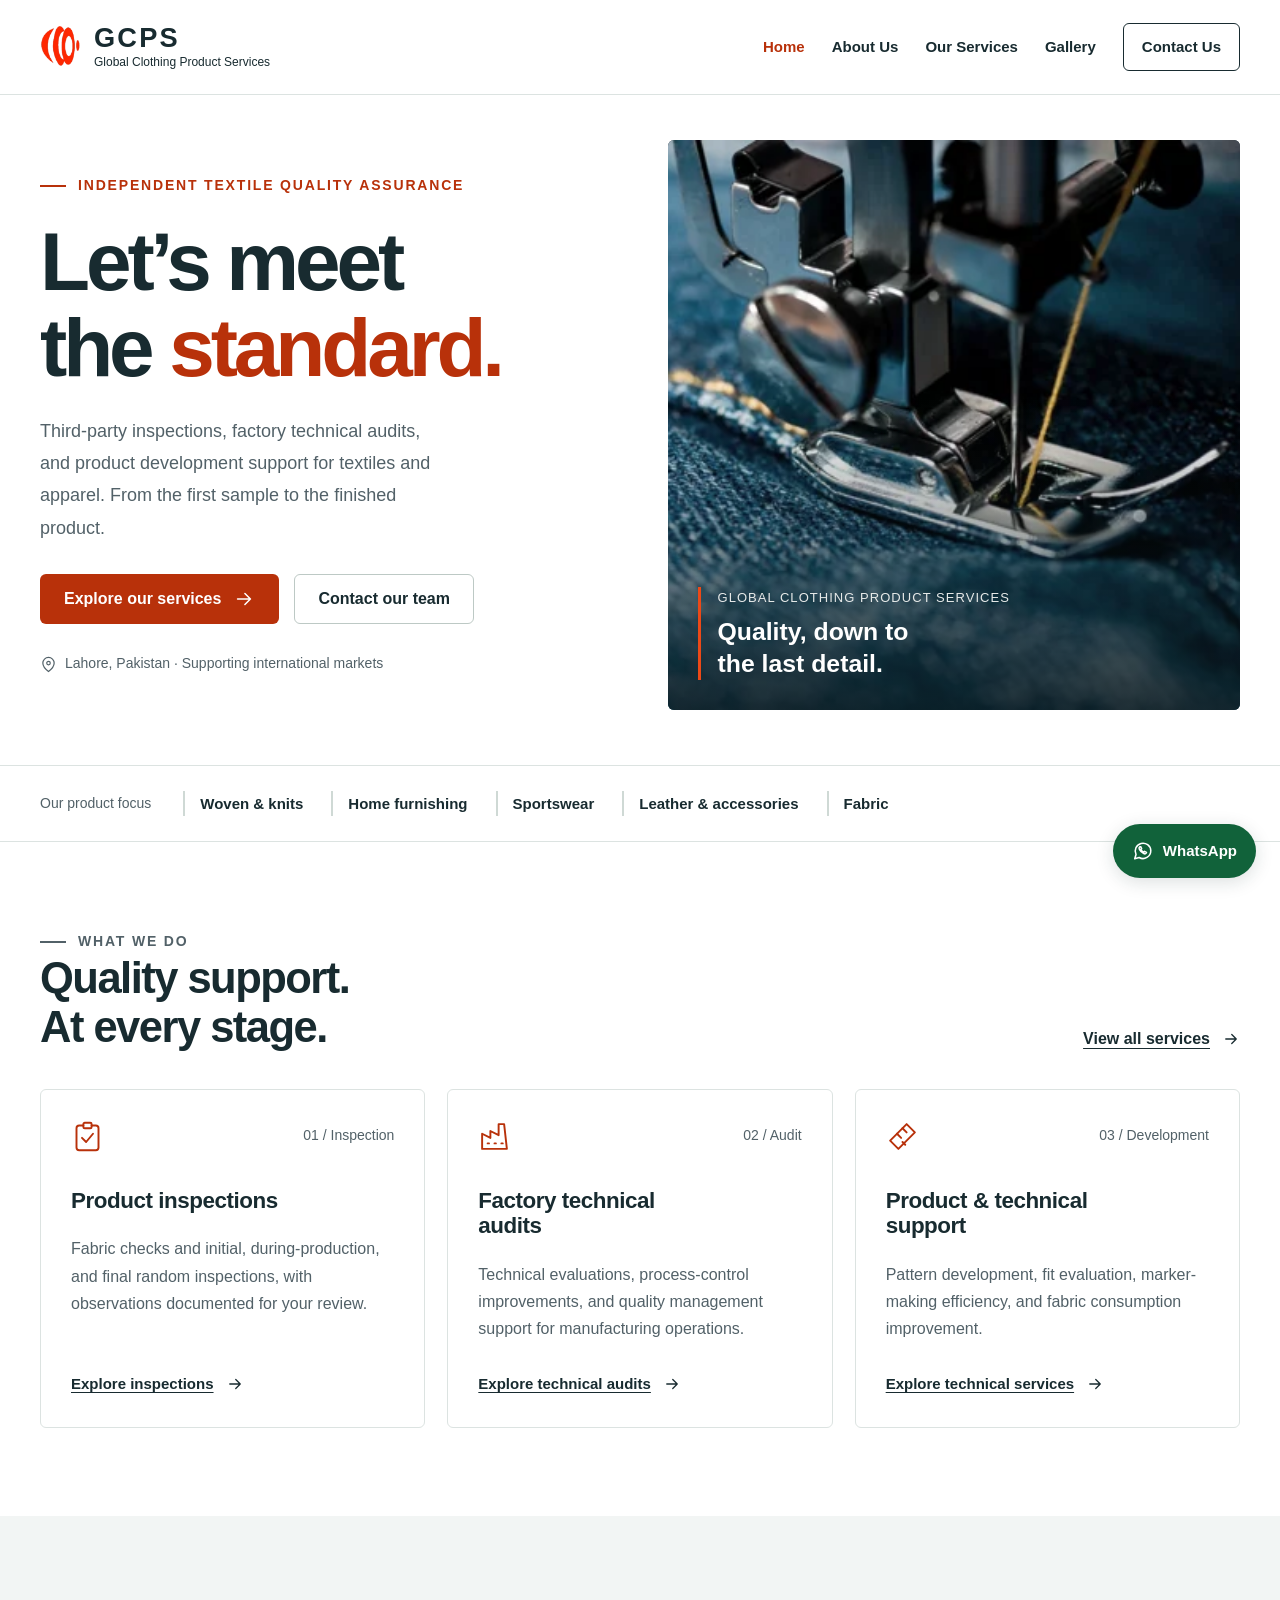
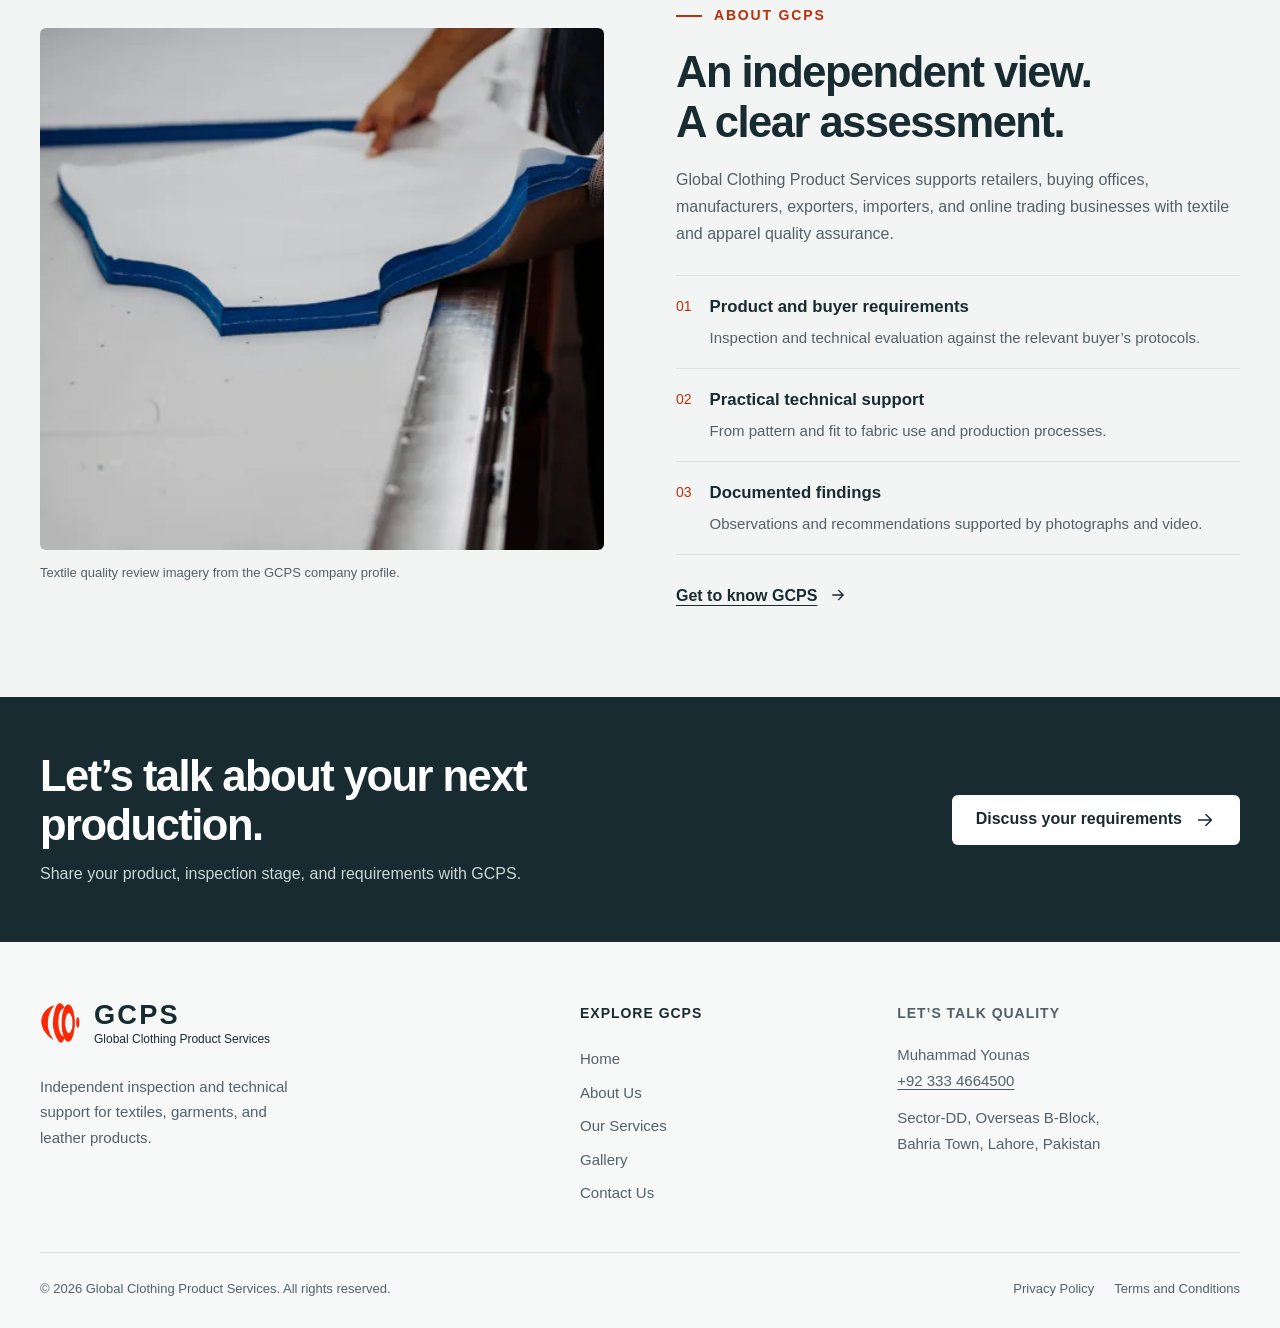
<file: index.html>
<!DOCTYPE html>
<html lang="en">
  <head>
    <!-- Google tag (gtag.js) -->
<script async src="https://www.googletagmanager.com/gtag/js?id=G-EHVQTMPXYZ"></script>
<script>
  window.dataLayer = window.dataLayer || [];
  function gtag(){dataLayer.push(arguments);}
  gtag('js', new Date());

  gtag('config', 'G-EHVQTMPXYZ');
</script>
    <meta charset="utf-8">
    <meta name="viewport" content="width=device-width, initial-scale=1">
    <title>GCPS | Textile &amp; Garment Inspection in Lahore, Pakistan</title>
    <meta name="description" content="GCPS provides independent textile and garment inspections, factory technical audits, quality assurance, and product development support in Lahore, Pakistan.">
    <meta name="robots" content="index, follow, max-image-preview:large">
    <meta name="theme-color" content="#182b30">
    <meta name="referrer" content="strict-origin-when-cross-origin">
    <!-- Production domain: update canonical, Open Graph and JSON-LD URLs together if it changes. -->
    <link rel="canonical" href="https://www.gcpsco.com/">
    <link rel="icon" type="image/png" href="LOGO.png">
    <link rel="apple-touch-icon" href="LOGO.png">
    <meta property="og:type" content="website">
    <meta property="og:locale" content="en_PK">
    <meta property="og:site_name" content="Global Clothing Product Services">
    <meta property="og:title" content="GCPS | Textile &amp; Garment Inspection in Lahore, Pakistan">
    <meta property="og:description" content="GCPS provides independent textile and garment inspections, factory technical audits, quality assurance, and product development support in Lahore, Pakistan.">
    <meta property="og:url" content="https://www.gcpsco.com/">
    <meta name="twitter:card" content="summary">
    <meta name="twitter:title" content="GCPS | Textile &amp; Garment Inspection in Lahore, Pakistan">
    <meta name="twitter:description" content="GCPS provides independent textile and garment inspections, factory technical audits, quality assurance, and product development support in Lahore, Pakistan.">
    <link rel="stylesheet" href="assets/css/style.css">
    <script src="assets/js/script.js" defer></script>
    <script type="application/ld+json">
{
  "@context": "https://schema.org",
  "@graph": [
    {
      "@type": "LocalBusiness",
      "@id": "https://www.gcpsco.com/#business",
      "name": "Global Clothing Product Services",
      "alternateName": "GCPS",
      "url": "https://www.gcpsco.com/",
      "logo": "https://www.gcpsco.com/LOGO.png",
      "telephone": "+923334664500",
      "description": "Independent third-party textile and apparel inspection, quality assurance, technical audits, and consultancy services in Lahore, Pakistan.",
      "address": {
        "@type": "PostalAddress",
        "streetAddress": "Sector-DD, Overseas B-Block, Bahria Town",
        "addressLocality": "Lahore",
        "addressCountry": "PK"
      },
      "contactPoint": {
        "@type": "ContactPoint",
        "telephone": "+923334664500",
        "contactType": "customer service"
      },
      "hasMap": "https://www.google.com/maps/search/?api=1&query=Sector%20DD%20Overseas%20B%20Block%20Bahria%20Town%20Lahore%20Pakistan"
    },
    {
      "@type": "WebSite",
      "@id": "https://www.gcpsco.com/#website",
      "url": "https://www.gcpsco.com/",
      "name": "GCPS — Global Clothing Product Services",
      "publisher": {
        "@id": "https://www.gcpsco.com/#business"
      }
    },
    {
      "@type": "WebPage",
      "@id": "https://www.gcpsco.com/#webpage",
      "url": "https://www.gcpsco.com/",
      "name": "GCPS | Textile & Garment Inspection in Lahore, Pakistan",
      "description": "GCPS provides independent textile and garment inspections, factory technical audits, quality assurance, and product development support in Lahore, Pakistan.",
      "inLanguage": "en",
      "isPartOf": {
        "@id": "https://www.gcpsco.com/#website"
      },
      "about": {
        "@id": "https://www.gcpsco.com/#business"
      }
    }
  ]
}
  </script>
  </head>
  <body>
    <a class="skip-link" href="#main">Skip to main content</a>
    <header class="site-header">
      <div class="container header-inner">
        <a class="brand" href="index.html" aria-label="GCPS — Global Clothing Product Services, Home">
          <img class="brand-logo" src="LOGO.png" width="277" height="280" alt="">
          <span class="brand-copy">
            <span class="brand-name">GCPS</span>
            <span class="brand-description">Global Clothing Product Services</span>
          </span>
        </a>
        <button class="menu-toggle" type="button" aria-expanded="false" aria-controls="primary-navigation">
          <svg viewBox="0 0 24 24" fill="none" stroke="currentColor" stroke-width="1.7" stroke-linecap="round" stroke-linejoin="round" aria-hidden="true" focusable="false">
            <path d="M4 6h16M4 12h16M4 18h16"></path>
          </svg>
          <span class="menu-label">Menu</span>
        </button>
        <nav class="site-nav" id="primary-navigation" aria-label="Main navigation">
          <ul class="nav-list">
            <li>
              <a href="index.html" aria-current="page">Home</a>
            </li>
            <li>
              <a href="about-us.html">About Us</a>
            </li>
            <li>
              <a href="our-services.html">Our Services</a>
            </li>
            <li>
              <a href="gallery.html">Gallery</a>
            </li>
            <li>
              <a href="contact-us.html" class="nav-contact">Contact Us</a>
            </li>
          </ul>
        </nav>
      </div>
    </header>
    <main id="main" tabindex="-1">
      <section class="hero" aria-labelledby="home-title">
        <div class="container hero-grid">
          <div class="hero-copy">
            <p class="eyebrow">Independent textile quality assurance</p>
            <h1 id="home-title">Let’s meet<br>the <span>standard.</span>
            </h1>
            <p class="lead">Third-party inspections, factory technical audits, and product development support for textiles and apparel. From the first sample to the finished product.</p>
            <div class="actions">
              <a class="button" href="our-services.html">Explore our services <svg viewBox="0 0 24 24" fill="none" stroke="currentColor" stroke-width="1.7" stroke-linecap="round" stroke-linejoin="round" aria-hidden="true" focusable="false">
                  <path d="M5 12h14m-6-6 6 6-6 6"></path>
                </svg>
              </a>
              <a class="button button-secondary" href="contact-us.html">Contact our team</a>
            </div>
            <p class="hero-note">
              <svg viewBox="0 0 24 24" fill="none" stroke="currentColor" stroke-width="1.7" stroke-linecap="round" stroke-linejoin="round" aria-hidden="true" focusable="false">
                <path d="M20 10c0 6-8 12-8 12S4 16 4 10a8 8 0 1 1 16 0Z"></path>
                <circle cx="12" cy="10" r="2.5"></circle>
              </svg>Lahore, Pakistan · Supporting international markets</p>
          </div>
          <figure class="hero-visual">
            <img src="assets/images/denim-stitching.webp" srcset="assets/images/denim-stitching-small.webp 640w, assets/images/denim-stitching.webp 1280w" sizes="(max-width: 600px) 100vw, 50vw" width="1280" height="720" alt="Close-up of an industrial sewing machine stitching denim" class="" loading="eager" decoding="async" fetchpriority="high">
            <figcaption class="hero-caption">
              <span>Global Clothing Product Services</span>
              <strong>Quality, down to<br>the last detail.</strong>
            </figcaption>
          </figure>
        </div>
      </section>
      <div class="product-strip">
        <div class="container product-strip-inner">
          <span class="strip-label">Our product focus</span>
          <ul class="product-list">
            <li>Woven &amp; knits</li>
            <li>Home furnishing</li>
            <li>Sportswear</li>
            <li>Leather &amp; accessories</li>
            <li>Fabric</li>
          </ul>
        </div>
      </div>
      <section class="section" aria-labelledby="home-services-title">
        <div class="container">
          <div class="section-heading">
            <div>
              <p class="eyebrow">What we do</p>
              <h2 id="home-services-title">Quality support.<br>At every stage.</h2>
            </div>
            <a class="text-link" href="our-services.html">View all services <svg viewBox="0 0 24 24" fill="none" stroke="currentColor" stroke-width="1.7" stroke-linecap="round" stroke-linejoin="round" aria-hidden="true" focusable="false">
                <path d="M5 12h14m-6-6 6 6-6 6"></path>
              </svg>
            </a>
          </div>
          <div class="service-grid">
            <article class="service-card">
              <div class="service-top">
                <svg viewBox="0 0 24 24" fill="none" stroke="currentColor" stroke-width="1.7" stroke-linecap="round" stroke-linejoin="round" aria-hidden="true" focusable="false">
                  <path d="M9 4H6a2 2 0 0 0-2 2v14a2 2 0 0 0 2 2h12a2 2 0 0 0 2-2V6a2 2 0 0 0-2-2h-3"></path>
                  <rect x="9" y="2" width="6" height="4" rx="1"></rect>
                  <path d="m8 13 3 3 5-6"></path>
                </svg>
                <span>01 / Inspection</span>
              </div>
              <h3>Product inspections</h3>
              <p>Fabric checks and initial, during-production, and final random inspections, with observations documented for your review.</p>
              <a class="text-link" href="our-services.html#product-inspections">Explore inspections <svg viewBox="0 0 24 24" fill="none" stroke="currentColor" stroke-width="1.7" stroke-linecap="round" stroke-linejoin="round" aria-hidden="true" focusable="false">
                  <path d="M5 12h14m-6-6 6 6-6 6"></path>
                </svg>
              </a>
            </article>
            <article class="service-card">
              <div class="service-top">
                <svg viewBox="0 0 24 24" fill="none" stroke="currentColor" stroke-width="1.7" stroke-linecap="round" stroke-linejoin="round" aria-hidden="true" focusable="false">
                  <path d="M3 21V10l6 3V8l6 3V3h4l2 18H3Z"></path>
                  <path d="M7 17h1m4 0h1m4 0h1"></path>
                </svg>
                <span>02 / Audit</span>
              </div>
              <h3>Factory technical audits</h3>
              <p>Technical evaluations, process-control improvements, and quality management support for manufacturing operations.</p>
              <a class="text-link" href="our-services.html#factory-audits">Explore technical audits <svg viewBox="0 0 24 24" fill="none" stroke="currentColor" stroke-width="1.7" stroke-linecap="round" stroke-linejoin="round" aria-hidden="true" focusable="false">
                  <path d="M5 12h14m-6-6 6 6-6 6"></path>
                </svg>
              </a>
            </article>
            <article class="service-card">
              <div class="service-top">
                <svg viewBox="0 0 24 24" fill="none" stroke="currentColor" stroke-width="1.7" stroke-linecap="round" stroke-linejoin="round" aria-hidden="true" focusable="false">
                  <path d="m3 15 12-12 6 6L9 21 3 15Z"></path>
                  <path d="m8 10 3 3m1-7 3 3m-3 7 2 2"></path>
                </svg>
                <span>03 / Development</span>
              </div>
              <h3>Product &amp; technical support</h3>
              <p>Pattern development, fit evaluation, marker-making efficiency, and fabric consumption improvement.</p>
              <a class="text-link" href="our-services.html#technical-services">Explore technical services <svg viewBox="0 0 24 24" fill="none" stroke="currentColor" stroke-width="1.7" stroke-linecap="round" stroke-linejoin="round" aria-hidden="true" focusable="false">
                  <path d="M5 12h14m-6-6 6 6-6 6"></path>
                </svg>
              </a>
            </article>
          </div>
        </div>
      </section>
      <section class="section section-soft" aria-labelledby="home-about-title">
        <div class="container split">
          <figure class="split-visual">
            <img src="assets/images/garment-measurement.webp" srcset="assets/images/garment-measurement-small.webp 640w, assets/images/garment-measurement.webp 1280w" sizes="(max-width: 800px) 100vw, 50vw" width="1280" height="854" alt="A garment laid flat for measurement and quality review" class="" loading="lazy" decoding="async">
            <figcaption>Textile quality review imagery from the GCPS company profile.</figcaption>
          </figure>
          <div>
            <p class="eyebrow">About GCPS</p>
            <h2 id="home-about-title">An independent view.<br>A clear assessment.</h2>
            <p class="muted">Global Clothing Product Services supports retailers, buying offices, manufacturers, exporters, importers, and online trading businesses with textile and apparel quality assurance.</p>
            <ul class="detail-list">
              <li>
                <span class="number">01</span>
                <div>
                  <strong>Product and buyer requirements</strong>
                  <p>Inspection and technical evaluation against the relevant buyer’s protocols.</p>
                </div>
              </li>
              <li>
                <span class="number">02</span>
                <div>
                  <strong>Practical technical support</strong>
                  <p>From pattern and fit to fabric use and production processes.</p>
                </div>
              </li>
              <li>
                <span class="number">03</span>
                <div>
                  <strong>Documented findings</strong>
                  <p>Observations and recommendations supported by photographs and video.</p>
                </div>
              </li>
            </ul>
            <a class="text-link" href="about-us.html">Get to know GCPS <svg viewBox="0 0 24 24" fill="none" stroke="currentColor" stroke-width="1.7" stroke-linecap="round" stroke-linejoin="round" aria-hidden="true" focusable="false">
                <path d="M5 12h14m-6-6 6 6-6 6"></path>
              </svg>
            </a>
          </div>
        </div>
      </section>
      <section class="cta-band" aria-labelledby="cta-title">
        <div class="container cta-inner">
          <div>
            <h2 id="cta-title">Let’s talk about your next production.</h2>
            <p>Share your product, inspection stage, and requirements with GCPS.</p>
          </div>
          <a class="button" href="contact-us.html">Discuss your requirements <svg viewBox="0 0 24 24" fill="none" stroke="currentColor" stroke-width="1.7" stroke-linecap="round" stroke-linejoin="round" aria-hidden="true" focusable="false">
              <path d="M5 12h14m-6-6 6 6-6 6"></path>
            </svg>
          </a>
        </div>
      </section>
    </main>
    <footer class="site-footer">
      <div class="container">
        <div class="footer-grid">
          <div class="footer-brand">
            <a class="brand" href="index.html" aria-label="GCPS — Global Clothing Product Services, Home">
              <img class="brand-logo" src="LOGO.png" width="277" height="280" alt="">
              <span class="brand-copy">
                <span class="brand-name">GCPS</span>
                <span class="brand-description">Global Clothing Product Services</span>
              </span>
            </a>
            <p>Independent inspection and technical support for textiles, garments, and leather products.</p>
          </div>
          <nav aria-label="Footer navigation">
            <h2>Explore GCPS</h2>
            <ul class="footer-links">
              <li>
                <a href="index.html">Home</a>
              </li>
              <li>
                <a href="about-us.html">About Us</a>
              </li>
              <li>
                <a href="our-services.html">Our Services</a>
              </li>
              <li>
                <a href="gallery.html">Gallery</a>
              </li>
              <li>
                <a href="contact-us.html">Contact Us</a>
              </li>
            </ul>
          </nav>
          <div class="footer-contact">
            <h2>Let’s talk quality</h2>
            <p>Muhammad Younas<br>
              <a href="tel:+923334664500">+92 333 4664500</a>
            </p>
            <address>Sector-DD, Overseas B-Block,<br>Bahria Town, Lahore, Pakistan</address>
          </div>
        </div>
        <div class="footer-bottom">
          <p>© 2026 Global Clothing Product Services. All rights reserved.</p>
          <nav class="footer-legal" aria-label="Legal">
            <a href="privacy-policy.html">Privacy Policy</a>
            <a href="terms-and-conditions.html">Terms and Conditions</a>
          </nav>
        </div>
      </div>
    </footer>
    <a class="whatsapp-float" href="https://wa.me/923334664500" target="_blank" rel="noopener noreferrer" aria-label="Chat with GCPS on WhatsApp (opens in a new tab)">
      <svg viewBox="0 0 24 24" fill="none" stroke="currentColor" stroke-width="1.7" stroke-linecap="round" stroke-linejoin="round" aria-hidden="true" focusable="false">
        <path d="M20.5 11.6a8.5 8.5 0 0 1-12.7 7.5L3 20.5l1.4-4.7A8.5 8.5 0 1 1 20.5 11.6Z"></path>
        <path d="M8.4 7.5c-.8.5-.9 1.6-.3 2.8 1 2 2.5 3.6 4.7 4.5 1.1.5 2.1.3 2.6-.5l.4-.8-2.1-1.1-.9 1c-1.4-.7-2.5-1.7-3.2-3.1l.9-.9-1-2.1-.9.2Z"></path>
      </svg>
      <span>WhatsApp</span>
    </a>
  </body>
</html>
</file>
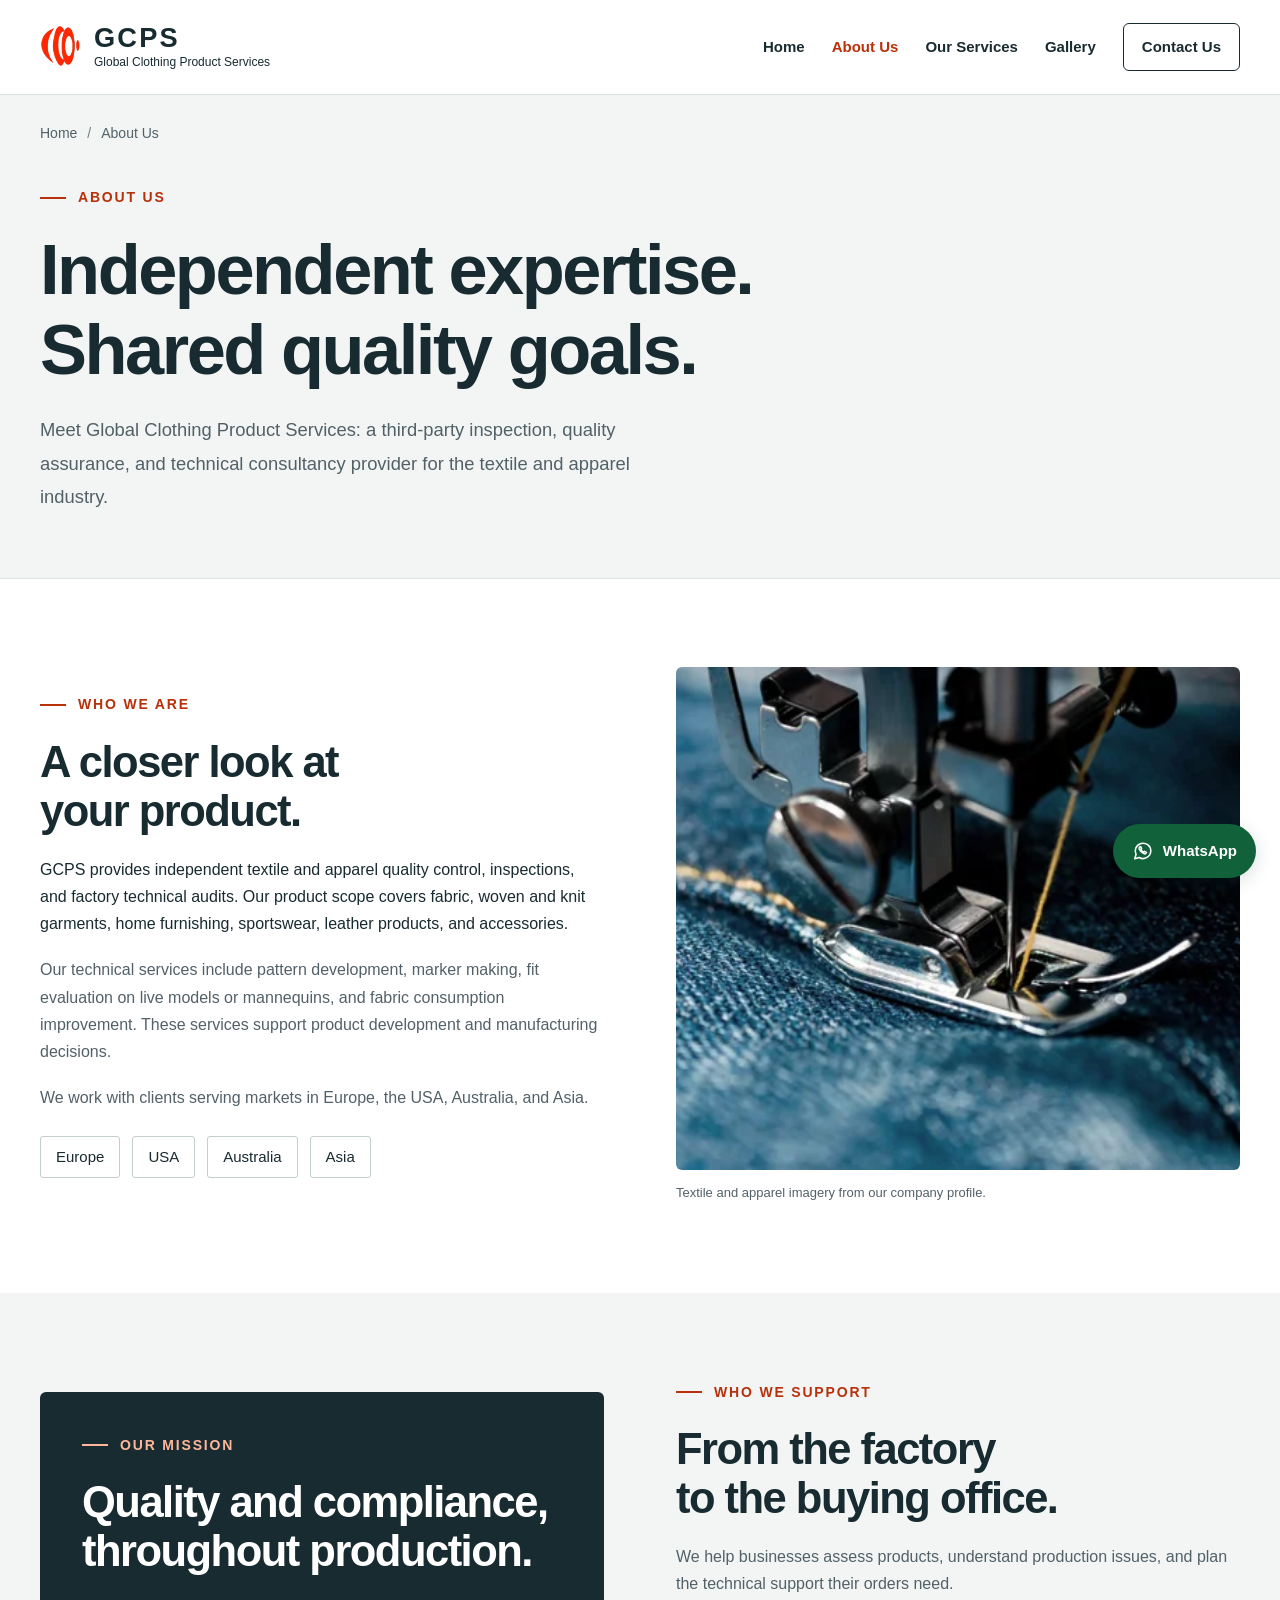
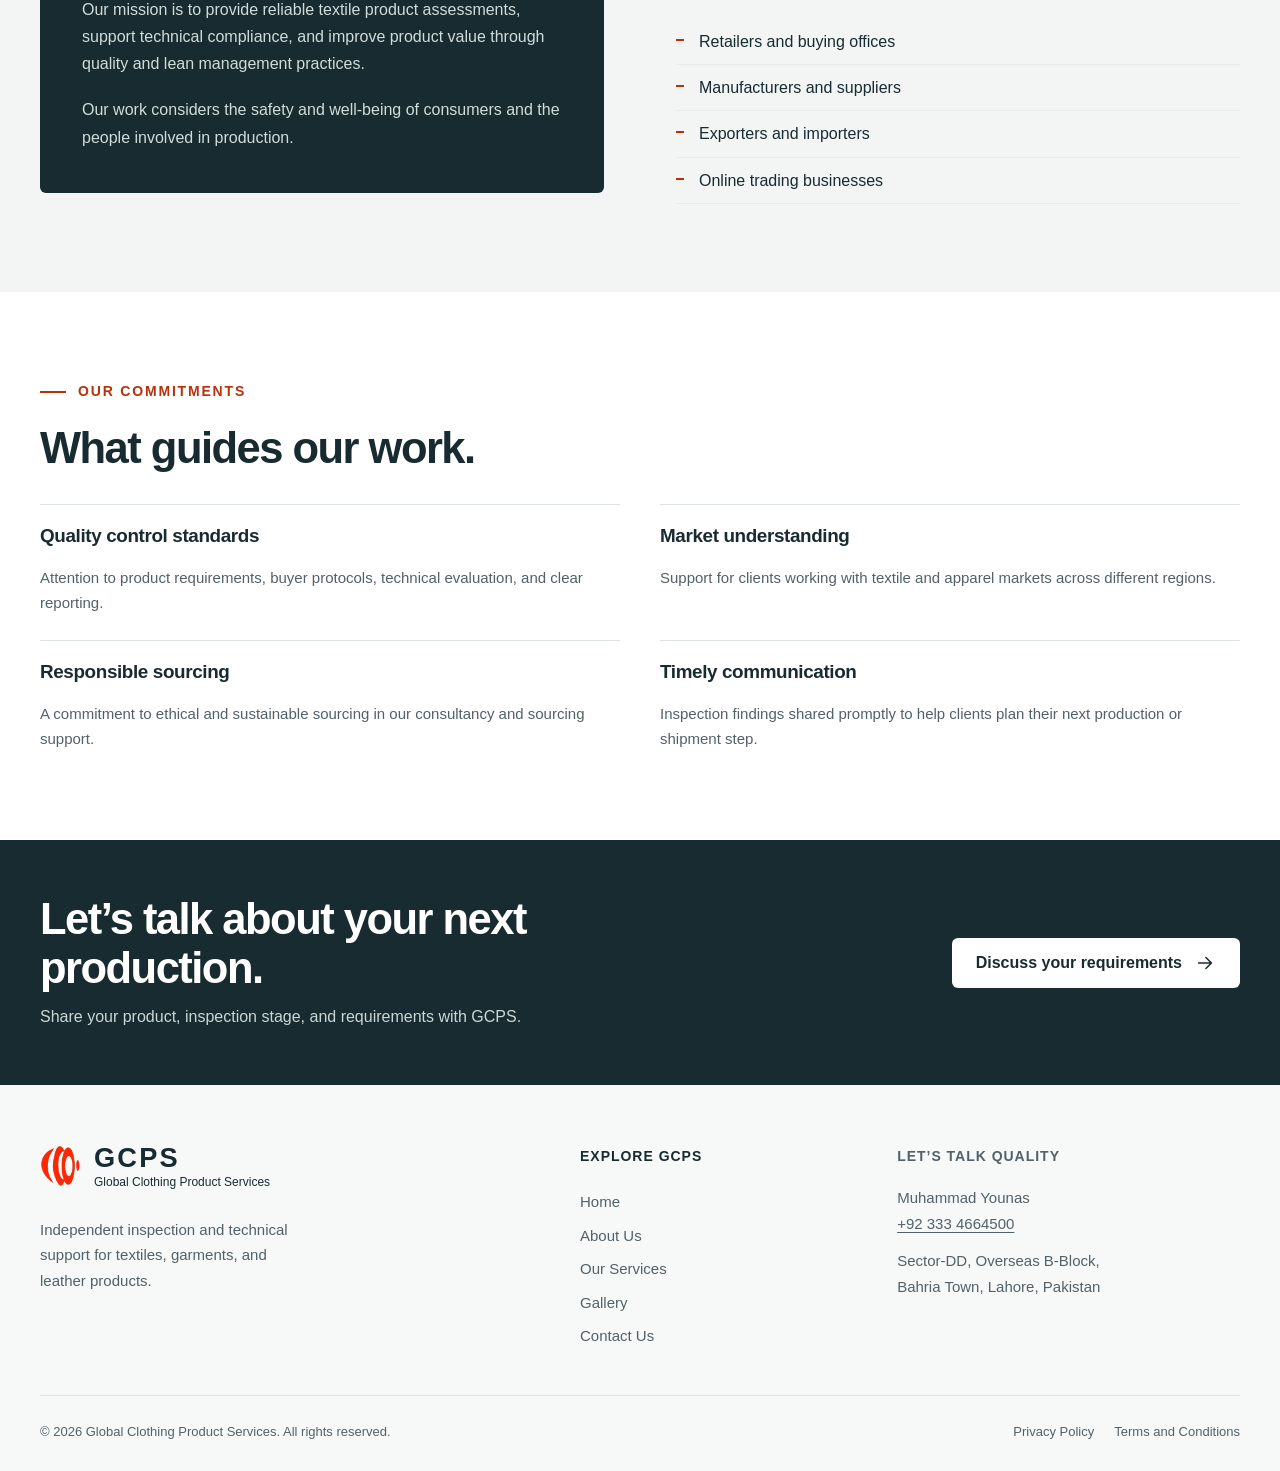
<file: about-us.html>
<!DOCTYPE html>
<html lang="en">
  <head>
    
    <!-- Google tag (gtag.js) -->
<script async src="https://www.googletagmanager.com/gtag/js?id=G-EHVQTMPXYZ"></script>
<script>
  window.dataLayer = window.dataLayer || [];
  function gtag(){dataLayer.push(arguments);}
  gtag('js', new Date());

  gtag('config', 'G-EHVQTMPXYZ');
</script>
    
    <meta charset="utf-8">
    <meta name="viewport" content="width=device-width, initial-scale=1">
    <title>About GCPS | Independent Textile Quality Assurance</title>
    <meta name="description" content="Learn about Global Clothing Product Services, an independent textile inspection, technical audit, and apparel quality assurance provider in Lahore, Pakistan.">
    <meta name="robots" content="index, follow, max-image-preview:large">
    <meta name="theme-color" content="#182b30">
    <meta name="referrer" content="strict-origin-when-cross-origin">
    <!-- Production domain: update canonical, Open Graph and JSON-LD URLs together if it changes. -->
    <link rel="canonical" href="https://www.gcpsco.com/about-us.html">
    <link rel="icon" type="image/png" href="LOGO.png">
    <link rel="apple-touch-icon" href="LOGO.png">
    <meta property="og:type" content="website">
    <meta property="og:locale" content="en_PK">
    <meta property="og:site_name" content="Global Clothing Product Services">
    <meta property="og:title" content="About GCPS | Independent Textile Quality Assurance">
    <meta property="og:description" content="Learn about Global Clothing Product Services, an independent textile inspection, technical audit, and apparel quality assurance provider in Lahore, Pakistan.">
    <meta property="og:url" content="https://www.gcpsco.com/about-us.html">
    <meta name="twitter:card" content="summary">
    <meta name="twitter:title" content="About GCPS | Independent Textile Quality Assurance">
    <meta name="twitter:description" content="Learn about Global Clothing Product Services, an independent textile inspection, technical audit, and apparel quality assurance provider in Lahore, Pakistan.">
    <link rel="stylesheet" href="assets/css/style.css">
    <script src="assets/js/script.js" defer></script>
    <script type="application/ld+json">
{
  "@context": "https://schema.org",
  "@graph": [
    {
      "@type": "LocalBusiness",
      "@id": "https://www.gcpsco.com/#business",
      "name": "Global Clothing Product Services",
      "alternateName": "GCPS",
      "url": "https://www.gcpsco.com/",
      "logo": "https://www.gcpsco.com/LOGO.png",
      "telephone": "+923334664500",
      "description": "Independent third-party textile and apparel inspection, quality assurance, technical audits, and consultancy services in Lahore, Pakistan.",
      "address": {
        "@type": "PostalAddress",
        "streetAddress": "Sector-DD, Overseas B-Block, Bahria Town",
        "addressLocality": "Lahore",
        "addressCountry": "PK"
      },
      "contactPoint": {
        "@type": "ContactPoint",
        "telephone": "+923334664500",
        "contactType": "customer service"
      },
      "hasMap": "https://www.google.com/maps/search/?api=1&query=Sector%20DD%20Overseas%20B%20Block%20Bahria%20Town%20Lahore%20Pakistan"
    },
    {
      "@type": "WebSite",
      "@id": "https://www.gcpsco.com/#website",
      "url": "https://www.gcpsco.com/",
      "name": "GCPS — Global Clothing Product Services",
      "publisher": {
        "@id": "https://www.gcpsco.com/#business"
      }
    },
    {
      "@type": "AboutPage",
      "@id": "https://www.gcpsco.com/about-us.html#webpage",
      "url": "https://www.gcpsco.com/about-us.html",
      "name": "About GCPS | Independent Textile Quality Assurance",
      "description": "Learn about Global Clothing Product Services, an independent textile inspection, technical audit, and apparel quality assurance provider in Lahore, Pakistan.",
      "inLanguage": "en",
      "isPartOf": {
        "@id": "https://www.gcpsco.com/#website"
      },
      "about": {
        "@id": "https://www.gcpsco.com/#business"
      }
    },
    {
      "@type": "BreadcrumbList",
      "itemListElement": [
        {
          "@type": "ListItem",
          "position": 1,
          "name": "Home",
          "item": "https://www.gcpsco.com/"
        },
        {
          "@type": "ListItem",
          "position": 2,
          "name": "About Us",
          "item": "https://www.gcpsco.com/about-us.html"
        }
      ]
    }
  ]
}
  </script>
  </head>
  <body>
    <a class="skip-link" href="#main">Skip to main content</a>
    <header class="site-header">
      <div class="container header-inner">
        <a class="brand" href="index.html" aria-label="GCPS — Global Clothing Product Services, Home">
          <img class="brand-logo" src="LOGO.png" width="277" height="280" alt="">
          <span class="brand-copy">
            <span class="brand-name">GCPS</span>
            <span class="brand-description">Global Clothing Product Services</span>
          </span>
        </a>
        <button class="menu-toggle" type="button" aria-expanded="false" aria-controls="primary-navigation">
          <svg viewBox="0 0 24 24" fill="none" stroke="currentColor" stroke-width="1.7" stroke-linecap="round" stroke-linejoin="round" aria-hidden="true" focusable="false">
            <path d="M4 6h16M4 12h16M4 18h16"></path>
          </svg>
          <span class="menu-label">Menu</span>
        </button>
        <nav class="site-nav" id="primary-navigation" aria-label="Main navigation">
          <ul class="nav-list">
            <li>
              <a href="index.html">Home</a>
            </li>
            <li>
              <a href="about-us.html" aria-current="page">About Us</a>
            </li>
            <li>
              <a href="our-services.html">Our Services</a>
            </li>
            <li>
              <a href="gallery.html">Gallery</a>
            </li>
            <li>
              <a href="contact-us.html" class="nav-contact">Contact Us</a>
            </li>
          </ul>
        </nav>
      </div>
    </header>
    <main id="main" tabindex="-1">
      <section class="page-intro">
        <div class="container">
          <nav class="breadcrumbs" aria-label="Breadcrumb">
            <ol>
              <li>
                <a href="index.html">Home</a>
              </li>
              <li aria-current="page">About Us</li>
            </ol>
          </nav>
          <p class="eyebrow">About Us</p>
          <h1>Independent expertise.<br>Shared quality goals.</h1>
          <p class="lead">Meet Global Clothing Product Services: a third-party inspection, quality assurance, and technical consultancy provider for the textile and apparel industry.</p>
        </div>
      </section>
      <section class="section">
        <div class="container split">
          <div>
            <p class="eyebrow">Who we are</p>
            <h2>A closer look at<br>your product.</h2>
            <p>GCPS provides independent textile and apparel quality control, inspections, and factory technical audits. Our product scope covers fabric, woven and knit garments, home furnishing, sportswear, leather products, and accessories.</p>
            <p class="muted">Our technical services include pattern development, marker making, fit evaluation on live models or mannequins, and fabric consumption improvement. These services support product development and manufacturing decisions.</p>
            <p class="muted">We work with clients serving markets in Europe, the USA, Australia, and Asia.</p>
            <ul class="market-list" aria-label="Markets supported">
              <li>Europe</li>
              <li>USA</li>
              <li>Australia</li>
              <li>Asia</li>
            </ul>
          </div>
          <figure class="split-visual about-photo">
            <img src="assets/images/denim-stitching.webp" srcset="assets/images/denim-stitching-small.webp 640w, assets/images/denim-stitching.webp 1280w" sizes="(max-width: 800px) 100vw, 50vw" width="1280" height="720" alt="Sewing-machine needle and presser foot working on denim" class="" loading="lazy" decoding="async">
            <figcaption>Textile and apparel imagery from our company profile.</figcaption>
          </figure>
        </div>
      </section>
      <section class="section section-soft">
        <div class="container split">
          <div class="mission">
            <p class="eyebrow">Our mission</p>
            <h2>Quality and compliance,<br>throughout production.</h2>
            <p>Our mission is to provide reliable textile product assessments, support technical compliance, and improve product value through quality and lean management practices.</p>
            <p>Our work considers the safety and well-being of consumers and the people involved in production.</p>
          </div>
          <div>
            <p class="eyebrow">Who we support</p>
            <h2>From the factory<br>to the buying office.</h2>
            <p class="muted">We help businesses assess products, understand production issues, and plan the technical support their orders need.</p>
            <ul class="check-list">
              <li>Retailers and buying offices</li>
              <li>Manufacturers and suppliers</li>
              <li>Exporters and importers</li>
              <li>Online trading businesses</li>
            </ul>
          </div>
        </div>
      </section>
      <section class="section">
        <div class="container">
          <p class="eyebrow">Our commitments</p>
          <h2>What guides our work.</h2>
          <div class="commitments">
            <article class="commitment">
              <h3>Quality control standards</h3>
              <p>Attention to product requirements, buyer protocols, technical evaluation, and clear reporting.</p>
            </article>
            <article class="commitment">
              <h3>Market understanding</h3>
              <p>Support for clients working with textile and apparel markets across different regions.</p>
            </article>
            <article class="commitment">
              <h3>Responsible sourcing</h3>
              <p>A commitment to ethical and sustainable sourcing in our consultancy and sourcing support.</p>
            </article>
            <article class="commitment">
              <h3>Timely communication</h3>
              <p>Inspection findings shared promptly to help clients plan their next production or shipment step.</p>
            </article>
          </div>
        </div>
      </section>
      <section class="cta-band" aria-labelledby="cta-title">
        <div class="container cta-inner">
          <div>
            <h2 id="cta-title">Let’s talk about your next production.</h2>
            <p>Share your product, inspection stage, and requirements with GCPS.</p>
          </div>
          <a class="button" href="contact-us.html">Discuss your requirements <svg viewBox="0 0 24 24" fill="none" stroke="currentColor" stroke-width="1.7" stroke-linecap="round" stroke-linejoin="round" aria-hidden="true" focusable="false">
              <path d="M5 12h14m-6-6 6 6-6 6"></path>
            </svg>
          </a>
        </div>
      </section>
    </main>
    <footer class="site-footer">
      <div class="container">
        <div class="footer-grid">
          <div class="footer-brand">
            <a class="brand" href="index.html" aria-label="GCPS — Global Clothing Product Services, Home">
              <img class="brand-logo" src="LOGO.png" width="277" height="280" alt="">
              <span class="brand-copy">
                <span class="brand-name">GCPS</span>
                <span class="brand-description">Global Clothing Product Services</span>
              </span>
            </a>
            <p>Independent inspection and technical support for textiles, garments, and leather products.</p>
          </div>
          <nav aria-label="Footer navigation">
            <h2>Explore GCPS</h2>
            <ul class="footer-links">
              <li>
                <a href="index.html">Home</a>
              </li>
              <li>
                <a href="about-us.html">About Us</a>
              </li>
              <li>
                <a href="our-services.html">Our Services</a>
              </li>
              <li>
                <a href="gallery.html">Gallery</a>
              </li>
              <li>
                <a href="contact-us.html">Contact Us</a>
              </li>
            </ul>
          </nav>
          <div class="footer-contact">
            <h2>Let’s talk quality</h2>
            <p>Muhammad Younas<br>
              <a href="tel:+923334664500">+92 333 4664500</a>
            </p>
            <address>Sector-DD, Overseas B-Block,<br>Bahria Town, Lahore, Pakistan</address>
          </div>
        </div>
        <div class="footer-bottom">
          <p>© 2026 Global Clothing Product Services. All rights reserved.</p>
          <nav class="footer-legal" aria-label="Legal">
            <a href="privacy-policy.html">Privacy Policy</a>
            <a href="terms-and-conditions.html">Terms and Conditions</a>
          </nav>
        </div>
      </div>
    </footer>
    <a class="whatsapp-float" href="https://wa.me/923334664500" target="_blank" rel="noopener noreferrer" aria-label="Chat with GCPS on WhatsApp (opens in a new tab)">
      <svg viewBox="0 0 24 24" fill="none" stroke="currentColor" stroke-width="1.7" stroke-linecap="round" stroke-linejoin="round" aria-hidden="true" focusable="false">
        <path d="M20.5 11.6a8.5 8.5 0 0 1-12.7 7.5L3 20.5l1.4-4.7A8.5 8.5 0 1 1 20.5 11.6Z"></path>
        <path d="M8.4 7.5c-.8.5-.9 1.6-.3 2.8 1 2 2.5 3.6 4.7 4.5 1.1.5 2.1.3 2.6-.5l.4-.8-2.1-1.1-.9 1c-1.4-.7-2.5-1.7-3.2-3.1l.9-.9-1-2.1-.9.2Z"></path>
      </svg>
      <span>WhatsApp</span>
    </a>
  </body>
</html>
</file>
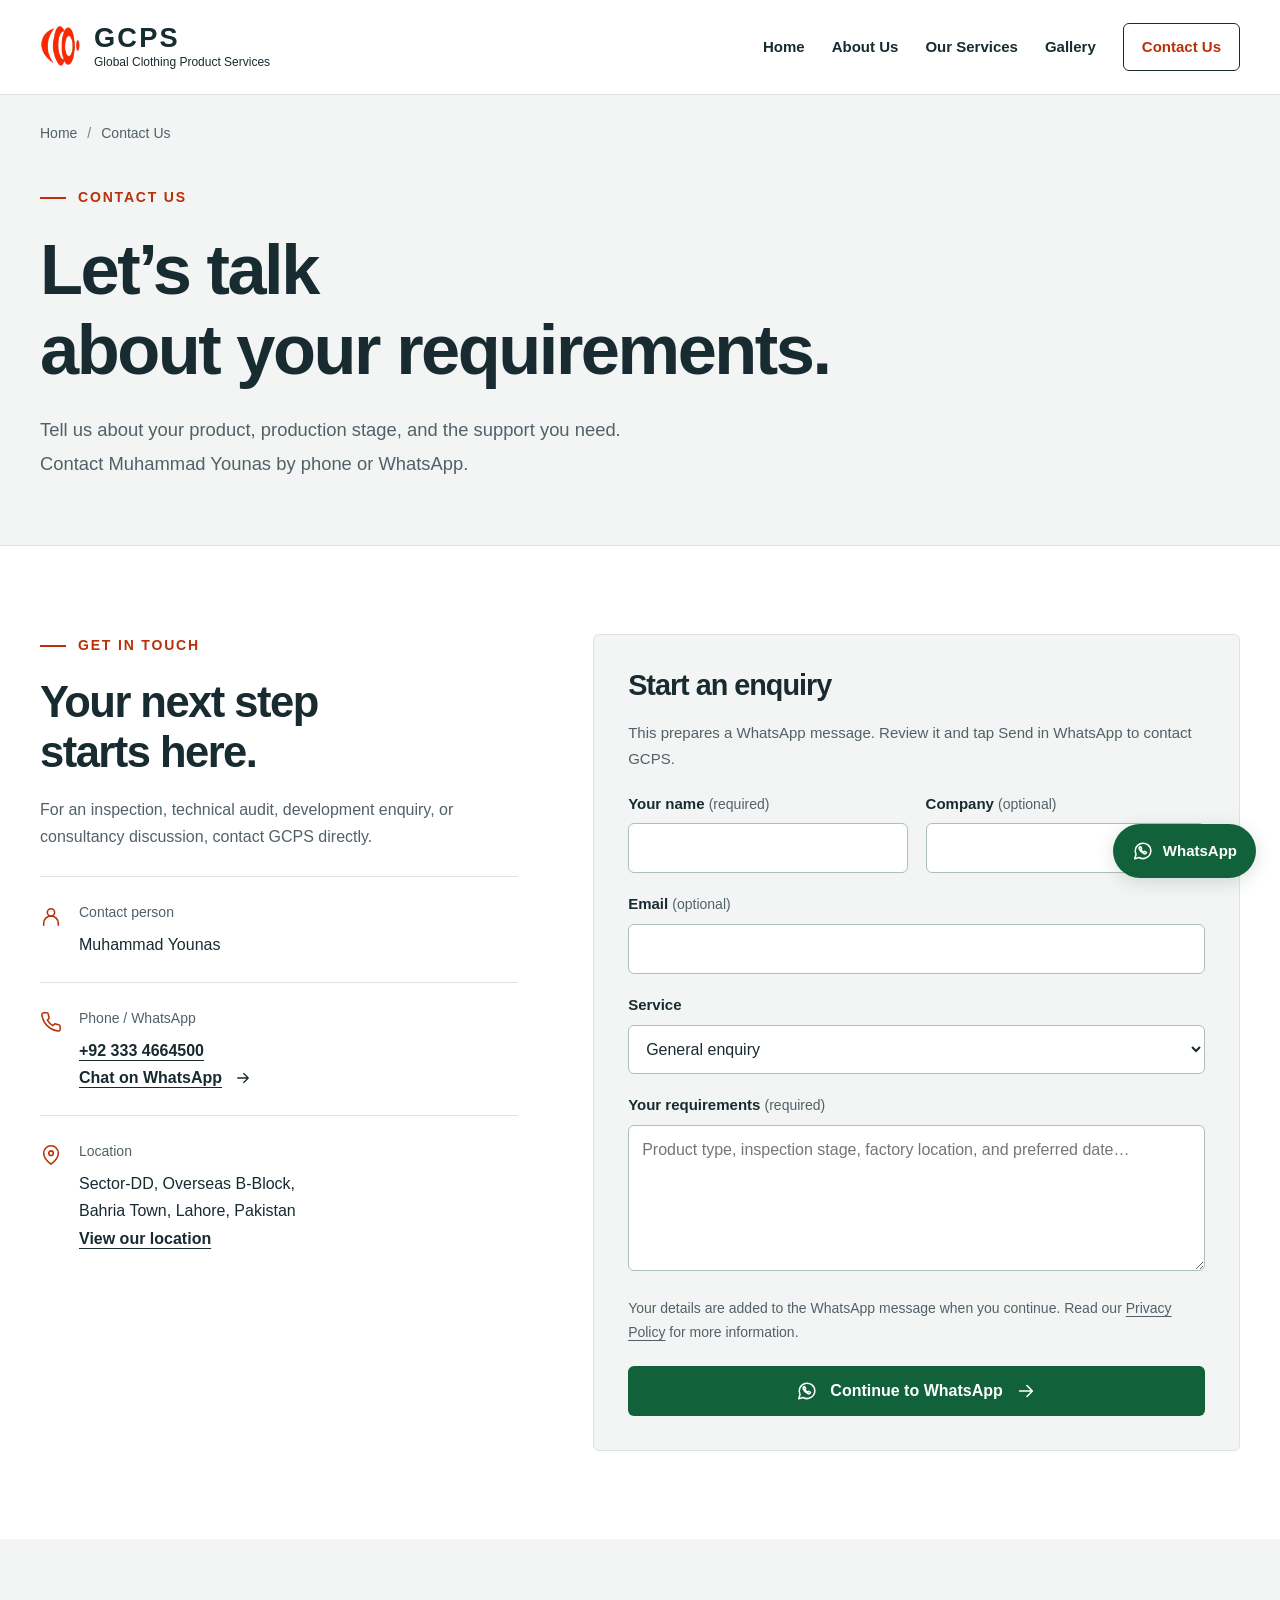
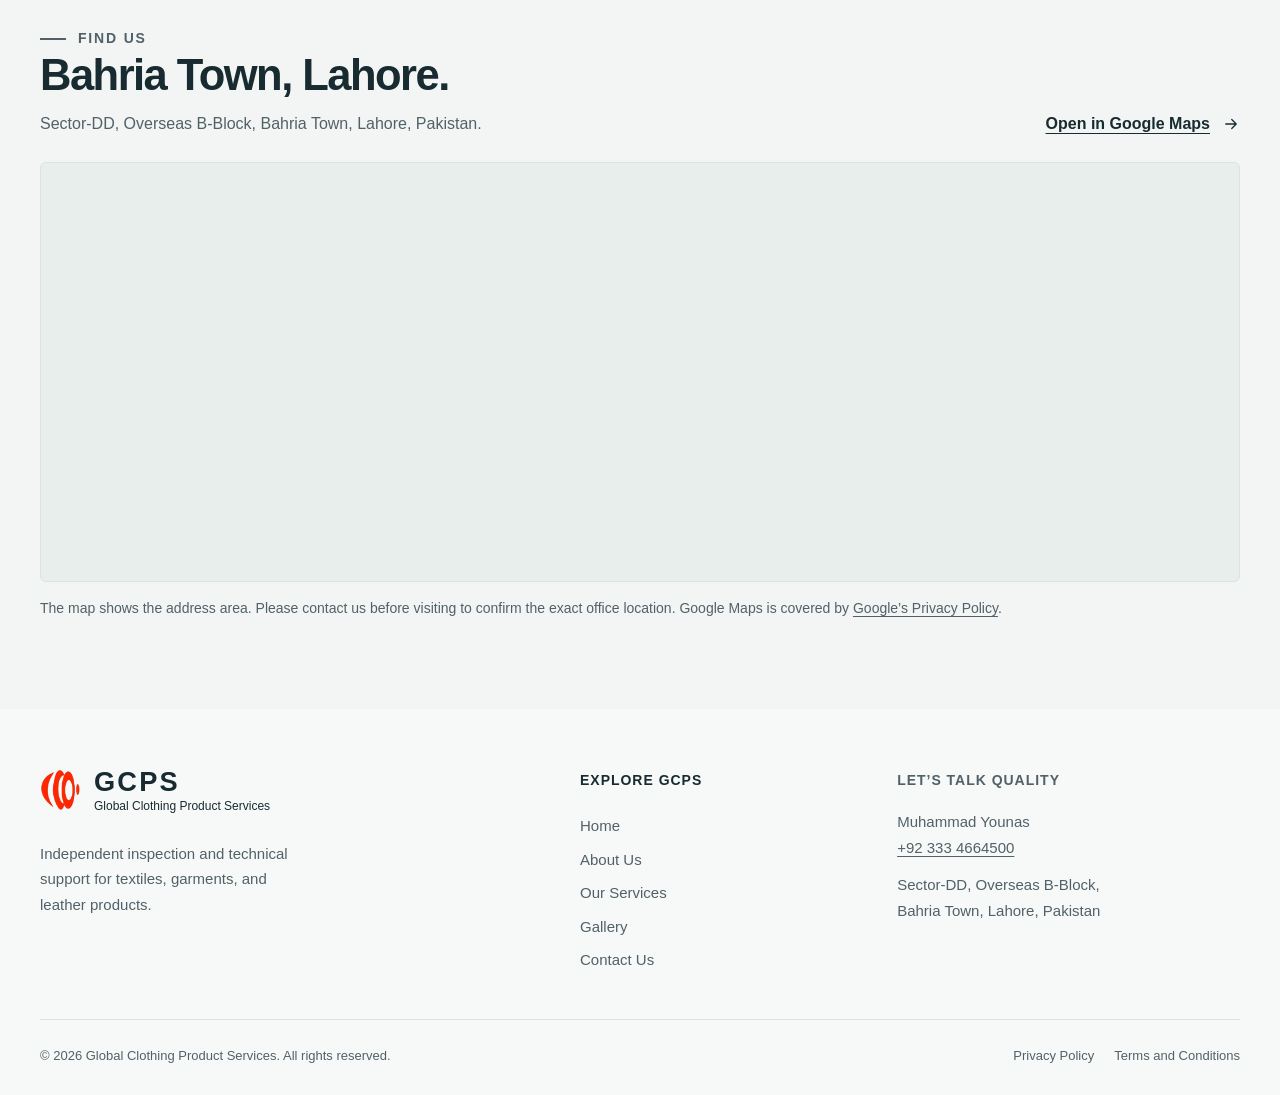
<file: contact-us.html>
<!DOCTYPE html>
<html lang="en">
  <head>
<!-- Google tag (gtag.js) -->
<script async src="https://www.googletagmanager.com/gtag/js?id=G-EHVQTMPXYZ"></script>
<script>
  window.dataLayer = window.dataLayer || [];
  function gtag(){dataLayer.push(arguments);}
  gtag('js', new Date());

  gtag('config', 'G-EHVQTMPXYZ');
</script>
    
    <meta charset="utf-8">
    <meta name="viewport" content="width=device-width, initial-scale=1">
    <title>Contact GCPS | WhatsApp &amp; Location in Lahore</title>
    <meta name="description" content="Contact Muhammad Younas at GCPS on +92 333 4664500 for textile inspections and technical support. Find our address in Bahria Town, Lahore, Pakistan.">
    <meta name="robots" content="index, follow, max-image-preview:large">
    <meta name="theme-color" content="#182b30">
    <meta name="referrer" content="strict-origin-when-cross-origin">
    <!-- Production domain: update canonical, Open Graph and JSON-LD URLs together if it changes. -->
    <link rel="canonical" href="https://www.gcpsco.com/contact-us.html">
    <link rel="icon" type="image/png" href="LOGO.png">
    <link rel="apple-touch-icon" href="LOGO.png">
    <meta property="og:type" content="website">
    <meta property="og:locale" content="en_PK">
    <meta property="og:site_name" content="Global Clothing Product Services">
    <meta property="og:title" content="Contact GCPS | WhatsApp &amp; Location in Lahore">
    <meta property="og:description" content="Contact Muhammad Younas at GCPS on +92 333 4664500 for textile inspections and technical support. Find our address in Bahria Town, Lahore, Pakistan.">
    <meta property="og:url" content="https://www.gcpsco.com/contact-us.html">
    <meta name="twitter:card" content="summary">
    <meta name="twitter:title" content="Contact GCPS | WhatsApp &amp; Location in Lahore">
    <meta name="twitter:description" content="Contact Muhammad Younas at GCPS on +92 333 4664500 for textile inspections and technical support. Find our address in Bahria Town, Lahore, Pakistan.">
    <link rel="stylesheet" href="assets/css/style.css">
    <script src="assets/js/script.js" defer></script>
    <script type="application/ld+json">
{
  "@context": "https://schema.org",
  "@graph": [
    {
      "@type": "LocalBusiness",
      "@id": "https://www.gcpsco.com/#business",
      "name": "Global Clothing Product Services",
      "alternateName": "GCPS",
      "url": "https://www.gcpsco.com/",
      "logo": "https://www.gcpsco.com/LOGO.png",
      "telephone": "+923334664500",
      "description": "Independent third-party textile and apparel inspection, quality assurance, technical audits, and consultancy services in Lahore, Pakistan.",
      "address": {
        "@type": "PostalAddress",
        "streetAddress": "Sector-DD, Overseas B-Block, Bahria Town",
        "addressLocality": "Lahore",
        "addressCountry": "PK"
      },
      "contactPoint": {
        "@type": "ContactPoint",
        "telephone": "+923334664500",
        "contactType": "customer service"
      },
      "hasMap": "https://www.google.com/maps/search/?api=1&query=Sector%20DD%20Overseas%20B%20Block%20Bahria%20Town%20Lahore%20Pakistan"
    },
    {
      "@type": "WebSite",
      "@id": "https://www.gcpsco.com/#website",
      "url": "https://www.gcpsco.com/",
      "name": "GCPS — Global Clothing Product Services",
      "publisher": {
        "@id": "https://www.gcpsco.com/#business"
      }
    },
    {
      "@type": "ContactPage",
      "@id": "https://www.gcpsco.com/contact-us.html#webpage",
      "url": "https://www.gcpsco.com/contact-us.html",
      "name": "Contact GCPS | WhatsApp & Location in Lahore",
      "description": "Contact Muhammad Younas at GCPS on +92 333 4664500 for textile inspections and technical support. Find our address in Bahria Town, Lahore, Pakistan.",
      "inLanguage": "en",
      "isPartOf": {
        "@id": "https://www.gcpsco.com/#website"
      },
      "about": {
        "@id": "https://www.gcpsco.com/#business"
      }
    },
    {
      "@type": "BreadcrumbList",
      "itemListElement": [
        {
          "@type": "ListItem",
          "position": 1,
          "name": "Home",
          "item": "https://www.gcpsco.com/"
        },
        {
          "@type": "ListItem",
          "position": 2,
          "name": "Contact Us",
          "item": "https://www.gcpsco.com/contact-us.html"
        }
      ]
    }
  ]
}
  </script>
  </head>
  <body>
    <a class="skip-link" href="#main">Skip to main content</a>
    <header class="site-header">
      <div class="container header-inner">
        <a class="brand" href="index.html" aria-label="GCPS — Global Clothing Product Services, Home">
          <img class="brand-logo" src="LOGO.png" width="277" height="280" alt="">
          <span class="brand-copy">
            <span class="brand-name">GCPS</span>
            <span class="brand-description">Global Clothing Product Services</span>
          </span>
        </a>
        <button class="menu-toggle" type="button" aria-expanded="false" aria-controls="primary-navigation">
          <svg viewBox="0 0 24 24" fill="none" stroke="currentColor" stroke-width="1.7" stroke-linecap="round" stroke-linejoin="round" aria-hidden="true" focusable="false">
            <path d="M4 6h16M4 12h16M4 18h16"></path>
          </svg>
          <span class="menu-label">Menu</span>
        </button>
        <nav class="site-nav" id="primary-navigation" aria-label="Main navigation">
          <ul class="nav-list">
            <li>
              <a href="index.html">Home</a>
            </li>
            <li>
              <a href="about-us.html">About Us</a>
            </li>
            <li>
              <a href="our-services.html">Our Services</a>
            </li>
            <li>
              <a href="gallery.html">Gallery</a>
            </li>
            <li>
              <a href="contact-us.html" aria-current="page" class="nav-contact">Contact Us</a>
            </li>
          </ul>
        </nav>
      </div>
    </header>
    <main id="main" tabindex="-1">
      <section class="page-intro">
        <div class="container">
          <nav class="breadcrumbs" aria-label="Breadcrumb">
            <ol>
              <li>
                <a href="index.html">Home</a>
              </li>
              <li aria-current="page">Contact Us</li>
            </ol>
          </nav>
          <p class="eyebrow">Contact Us</p>
          <h1>Let’s talk<br>about your requirements.</h1>
          <p class="lead">Tell us about your product, production stage, and the support you need. Contact Muhammad Younas by phone or WhatsApp.</p>
        </div>
      </section>
      <section class="section">
        <div class="container contact-grid">
          <div>
            <p class="eyebrow">Get in touch</p>
            <h2>Your next step<br>starts here.</h2>
            <p class="muted">For an inspection, technical audit, development enquiry, or consultancy discussion, contact GCPS directly.</p>
            <dl class="contact-details">
              <div class="contact-row">
                <svg viewBox="0 0 24 24" fill="none" stroke="currentColor" stroke-width="1.7" stroke-linecap="round" stroke-linejoin="round" aria-hidden="true" focusable="false">
                  <circle cx="12" cy="8" r="4"></circle>
                  <path d="M4 22v-2a8 8 0 0 1 16 0v2"></path>
                </svg>
                <div>
                  <dt>Contact person</dt>
                  <dd>Muhammad Younas</dd>
                </div>
              </div>
              <div class="contact-row">
                <svg viewBox="0 0 24 24" fill="none" stroke="currentColor" stroke-width="1.7" stroke-linecap="round" stroke-linejoin="round" aria-hidden="true" focusable="false">
                  <path d="M22 16.9v3a2 2 0 0 1-2.2 2 19.8 19.8 0 0 1-8.6-3.1 19.5 19.5 0 0 1-6-6 19.8 19.8 0 0 1-3.1-8.6A2 2 0 0 1 4.1 2h3a2 2 0 0 1 2 1.7c.1 1 .4 2 .7 2.9a2 2 0 0 1-.5 2.1L8 10a16 16 0 0 0 6 6l1.3-1.3a2 2 0 0 1 2.1-.5c.9.3 1.9.6 2.9.7a2 2 0 0 1 1.7 2Z"></path>
                </svg>
                <div>
                  <dt>Phone / WhatsApp</dt>
                  <dd>
                    <a href="tel:+923334664500">+92 333 4664500</a>
                    <br>
                    <a class="text-link" href="https://wa.me/923334664500" target="_blank" rel="noopener noreferrer">Chat on WhatsApp <svg viewBox="0 0 24 24" fill="none" stroke="currentColor" stroke-width="1.7" stroke-linecap="round" stroke-linejoin="round" aria-hidden="true" focusable="false">
                        <path d="M5 12h14m-6-6 6 6-6 6"></path>
                      </svg>
                    </a>
                  </dd>
                </div>
              </div>
              <div class="contact-row">
                <svg viewBox="0 0 24 24" fill="none" stroke="currentColor" stroke-width="1.7" stroke-linecap="round" stroke-linejoin="round" aria-hidden="true" focusable="false">
                  <path d="M20 10c0 6-8 12-8 12S4 16 4 10a8 8 0 1 1 16 0Z"></path>
                  <circle cx="12" cy="10" r="2.5"></circle>
                </svg>
                <div>
                  <dt>Location</dt>
                  <dd>
                    <address>Sector-DD, Overseas B-Block,<br>Bahria Town, Lahore, Pakistan</address>
                    <a href="#location">View our location</a>
                  </dd>
                </div>
              </div>
            </dl>
          </div>
          <div class="form-panel">
            <h2>Start an enquiry</h2>
            <p>This prepares a WhatsApp message. Review it and tap Send in WhatsApp to contact GCPS.</p>
            <form id="enquiry-form" data-whatsapp="923334664500" action="https://wa.me/923334664500" method="get" hidden>
              <div class="form-row">
                <div class="field">
                  <label for="name">Your name <span>(required)</span>
                  </label>
                  <input id="name" name="name" type="text" autocomplete="name" maxlength="100" required>
                </div>
                <div class="field">
                  <label for="company">Company <span>(optional)</span>
                  </label>
                  <input id="company" name="company" type="text" autocomplete="organization" maxlength="120">
                </div>
              </div>
              <div class="field">
                <label for="email">Email <span>(optional)</span>
                </label>
                <input id="email" name="email" type="email" autocomplete="email" maxlength="180" inputmode="email">
              </div>
              <div class="field">
                <label for="service">Service</label>
                <select id="service" name="service">
                  <option>General enquiry</option>Product inspectionsFactory technical auditsProduct and technical developmentConsultancy and sourcingLaboratory testing and compliance support</select>
              </div>
              <div class="field">
                <label for="message">Your requirements <span>(required)</span>
                </label>
                <textarea id="message" name="message" rows="5" maxlength="1500" placeholder="Product type, inspection stage, factory location, and preferred date…" required></textarea>
              </div>
              <p class="form-note">Your details are added to the WhatsApp message when you continue. Read our <a href="privacy-policy.html">Privacy Policy</a> for more information.</p>
              <button class="button button-whatsapp" type="submit">
                <svg viewBox="0 0 24 24" fill="none" stroke="currentColor" stroke-width="1.7" stroke-linecap="round" stroke-linejoin="round" aria-hidden="true" focusable="false">
                  <path d="M20.5 11.6a8.5 8.5 0 0 1-12.7 7.5L3 20.5l1.4-4.7A8.5 8.5 0 1 1 20.5 11.6Z"></path>
                  <path d="M8.4 7.5c-.8.5-.9 1.6-.3 2.8 1 2 2.5 3.6 4.7 4.5 1.1.5 2.1.3 2.6-.5l.4-.8-2.1-1.1-.9 1c-1.4-.7-2.5-1.7-3.2-3.1l.9-.9-1-2.1-.9.2Z"></path>
                </svg>Continue to WhatsApp <svg viewBox="0 0 24 24" fill="none" stroke="currentColor" stroke-width="1.7" stroke-linecap="round" stroke-linejoin="round" aria-hidden="true" focusable="false">
                  <path d="M5 12h14m-6-6 6 6-6 6"></path>
                </svg>
              </button>
            </form>
            <noscript>
              <p>
                <a class="button button-whatsapp" href="https://wa.me/923334664500" target="_blank" rel="noopener noreferrer">Chat with GCPS on WhatsApp</a>
              </p>
              <p>You can also call <a href="tel:+923334664500">+92 333 4664500</a>.</p>
            </noscript>
          </div>
        </div>
      </section>
      <section class="section section-soft" id="location" aria-labelledby="location-title">
        <div class="container">
          <div class="map-heading">
            <div>
              <p class="eyebrow">Find us</p>
              <h2 id="location-title">Bahria Town, Lahore.</h2>
              <p>Sector-DD, Overseas B-Block, Bahria Town, Lahore, Pakistan.</p>
            </div>
            <a class="text-link" href="https://www.google.com/maps/search/?api=1&amp;query=Sector%20DD%20Overseas%20B%20Block%20Bahria%20Town%20Lahore%20Pakistan" target="_blank" rel="noopener noreferrer">Open in Google Maps <svg viewBox="0 0 24 24" fill="none" stroke="currentColor" stroke-width="1.7" stroke-linecap="round" stroke-linejoin="round" aria-hidden="true" focusable="false">
                <path d="M5 12h14m-6-6 6 6-6 6"></path>
              </svg>
            </a>
          </div>
          <iframe class="map-frame" title="Google Maps: Sector-DD, Overseas B-Block, Bahria Town, Lahore" src="https://www.google.com/maps?q=Sector%20DD%20Overseas%20B%20Block%20Bahria%20Town%20Lahore%20Pakistan&amp;output=embed" width="1200" height="420" loading="lazy" referrerpolicy="no-referrer" allowfullscreen></iframe>
          <p class="map-note">The map shows the address area. Please contact us before visiting to confirm the exact office location. Google Maps is covered by <a href="https://policies.google.com/privacy" target="_blank" rel="noopener noreferrer">Google’s Privacy Policy</a>.</p>
        </div>
      </section>
    </main>
    <footer class="site-footer">
      <div class="container">
        <div class="footer-grid">
          <div class="footer-brand">
            <a class="brand" href="index.html" aria-label="GCPS — Global Clothing Product Services, Home">
              <img class="brand-logo" src="LOGO.png" width="277" height="280" alt="">
              <span class="brand-copy">
                <span class="brand-name">GCPS</span>
                <span class="brand-description">Global Clothing Product Services</span>
              </span>
            </a>
            <p>Independent inspection and technical support for textiles, garments, and leather products.</p>
          </div>
          <nav aria-label="Footer navigation">
            <h2>Explore GCPS</h2>
            <ul class="footer-links">
              <li>
                <a href="index.html">Home</a>
              </li>
              <li>
                <a href="about-us.html">About Us</a>
              </li>
              <li>
                <a href="our-services.html">Our Services</a>
              </li>
              <li>
                <a href="gallery.html">Gallery</a>
              </li>
              <li>
                <a href="contact-us.html">Contact Us</a>
              </li>
            </ul>
          </nav>
          <div class="footer-contact">
            <h2>Let’s talk quality</h2>
            <p>Muhammad Younas<br>
              <a href="tel:+923334664500">+92 333 4664500</a>
            </p>
            <address>Sector-DD, Overseas B-Block,<br>Bahria Town, Lahore, Pakistan</address>
          </div>
        </div>
        <div class="footer-bottom">
          <p>© 2026 Global Clothing Product Services. All rights reserved.</p>
          <nav class="footer-legal" aria-label="Legal">
            <a href="privacy-policy.html">Privacy Policy</a>
            <a href="terms-and-conditions.html">Terms and Conditions</a>
          </nav>
        </div>
      </div>
    </footer>
    <a class="whatsapp-float" href="https://wa.me/923334664500" target="_blank" rel="noopener noreferrer" aria-label="Chat with GCPS on WhatsApp (opens in a new tab)">
      <svg viewBox="0 0 24 24" fill="none" stroke="currentColor" stroke-width="1.7" stroke-linecap="round" stroke-linejoin="round" aria-hidden="true" focusable="false">
        <path d="M20.5 11.6a8.5 8.5 0 0 1-12.7 7.5L3 20.5l1.4-4.7A8.5 8.5 0 1 1 20.5 11.6Z"></path>
        <path d="M8.4 7.5c-.8.5-.9 1.6-.3 2.8 1 2 2.5 3.6 4.7 4.5 1.1.5 2.1.3 2.6-.5l.4-.8-2.1-1.1-.9 1c-1.4-.7-2.5-1.7-3.2-3.1l.9-.9-1-2.1-.9.2Z"></path>
      </svg>
      <span>WhatsApp</span>
    </a>
  </body>
</html>
</file>
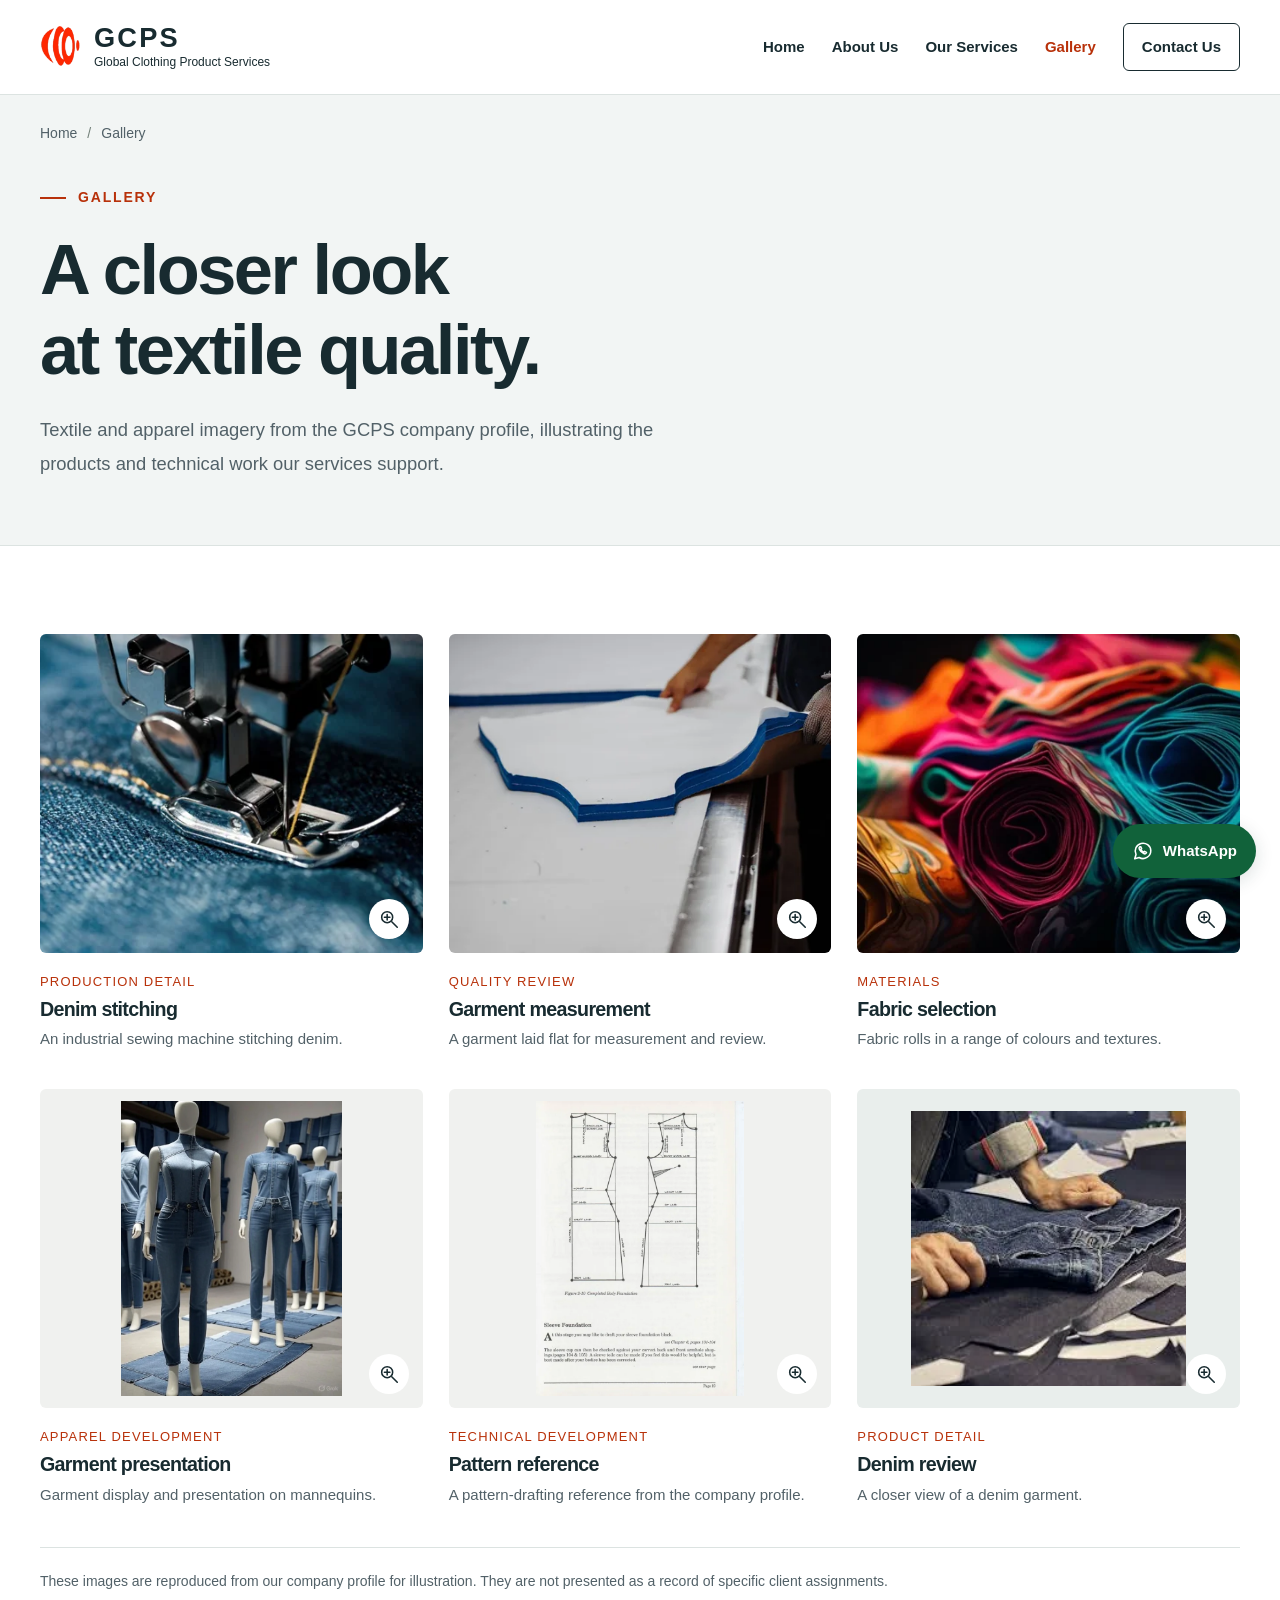
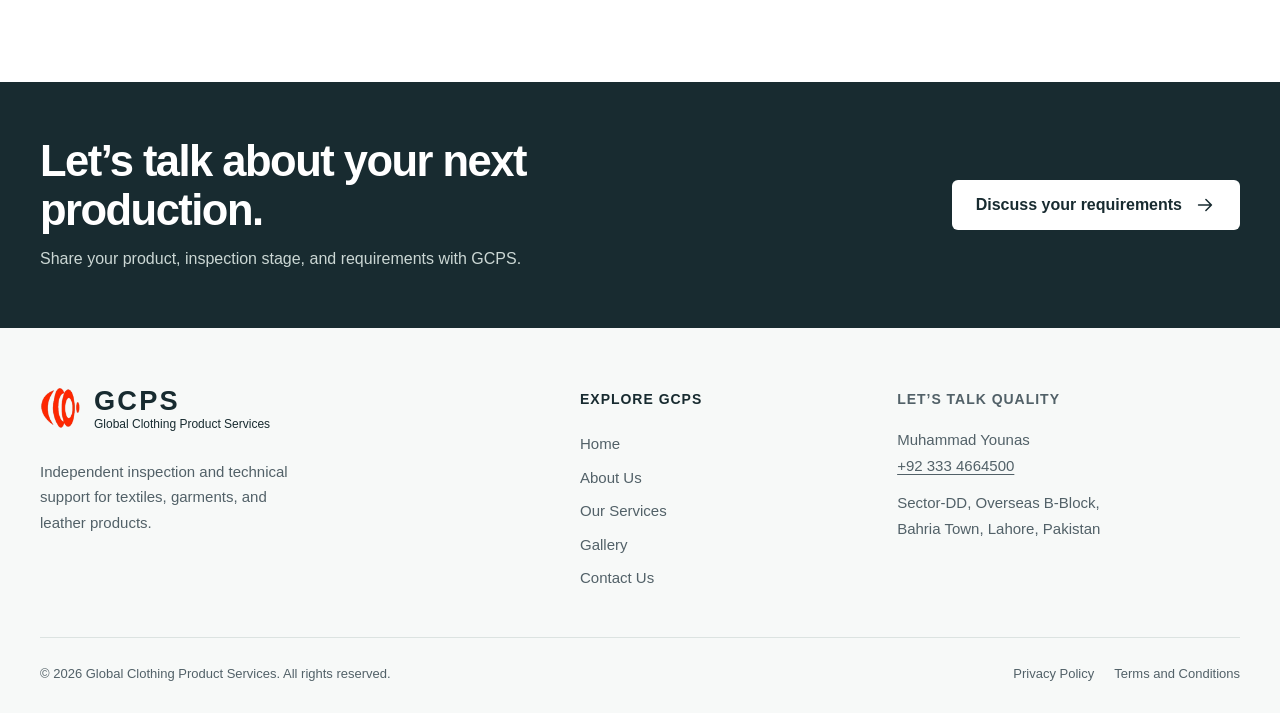
<file: gallery.html>
<!DOCTYPE html>
<html lang="en">
  <head>
<!-- Google tag (gtag.js) -->
<script async src="https://www.googletagmanager.com/gtag/js?id=G-EHVQTMPXYZ"></script>
<script>
  window.dataLayer = window.dataLayer || [];
  function gtag(){dataLayer.push(arguments);}
  gtag('js', new Date());

  gtag('config', 'G-EHVQTMPXYZ');
</script>
    
    <meta charset="utf-8">
    <meta name="viewport" content="width=device-width, initial-scale=1">
    <title>GCPS Gallery | Textile, Garment &amp; Pattern Images</title>
    <meta name="description" content="View textile, garment measurement, fabric, denim, and pattern-development images from the Global Clothing Product Services company profile.">
    <meta name="robots" content="index, follow, max-image-preview:large">
    <meta name="theme-color" content="#182b30">
    <meta name="referrer" content="strict-origin-when-cross-origin">
    <!-- Production domain: update canonical, Open Graph and JSON-LD URLs together if it changes. -->
    <link rel="canonical" href="https://www.gcpsco.com/gallery.html">
    <link rel="icon" type="image/png" href="LOGO.png">
    <link rel="apple-touch-icon" href="LOGO.png">
    <meta property="og:type" content="website">
    <meta property="og:locale" content="en_PK">
    <meta property="og:site_name" content="Global Clothing Product Services">
    <meta property="og:title" content="GCPS Gallery | Textile, Garment &amp; Pattern Images">
    <meta property="og:description" content="View textile, garment measurement, fabric, denim, and pattern-development images from the Global Clothing Product Services company profile.">
    <meta property="og:url" content="https://www.gcpsco.com/gallery.html">
    <meta name="twitter:card" content="summary">
    <meta name="twitter:title" content="GCPS Gallery | Textile, Garment &amp; Pattern Images">
    <meta name="twitter:description" content="View textile, garment measurement, fabric, denim, and pattern-development images from the Global Clothing Product Services company profile.">
    <link rel="stylesheet" href="assets/css/style.css">
    <script src="assets/js/script.js" defer></script>
    <script type="application/ld+json">
{
  "@context": "https://schema.org",
  "@graph": [
    {
      "@type": "LocalBusiness",
      "@id": "https://www.gcpsco.com/#business",
      "name": "Global Clothing Product Services",
      "alternateName": "GCPS",
      "url": "https://www.gcpsco.com/",
      "logo": "https://www.gcpsco.com/LOGO.png",
      "telephone": "+923334664500",
      "description": "Independent third-party textile and apparel inspection, quality assurance, technical audits, and consultancy services in Lahore, Pakistan.",
      "address": {
        "@type": "PostalAddress",
        "streetAddress": "Sector-DD, Overseas B-Block, Bahria Town",
        "addressLocality": "Lahore",
        "addressCountry": "PK"
      },
      "contactPoint": {
        "@type": "ContactPoint",
        "telephone": "+923334664500",
        "contactType": "customer service"
      },
      "hasMap": "https://www.google.com/maps/search/?api=1&query=Sector%20DD%20Overseas%20B%20Block%20Bahria%20Town%20Lahore%20Pakistan"
    },
    {
      "@type": "WebSite",
      "@id": "https://www.gcpsco.com/#website",
      "url": "https://www.gcpsco.com/",
      "name": "GCPS — Global Clothing Product Services",
      "publisher": {
        "@id": "https://www.gcpsco.com/#business"
      }
    },
    {
      "@type": "CollectionPage",
      "@id": "https://www.gcpsco.com/gallery.html#webpage",
      "url": "https://www.gcpsco.com/gallery.html",
      "name": "GCPS Gallery | Textile, Garment & Pattern Images",
      "description": "View textile, garment measurement, fabric, denim, and pattern-development images from the Global Clothing Product Services company profile.",
      "inLanguage": "en",
      "isPartOf": {
        "@id": "https://www.gcpsco.com/#website"
      },
      "about": {
        "@id": "https://www.gcpsco.com/#business"
      }
    },
    {
      "@type": "BreadcrumbList",
      "itemListElement": [
        {
          "@type": "ListItem",
          "position": 1,
          "name": "Home",
          "item": "https://www.gcpsco.com/"
        },
        {
          "@type": "ListItem",
          "position": 2,
          "name": "Gallery",
          "item": "https://www.gcpsco.com/gallery.html"
        }
      ]
    }
  ]
}
  </script>
  </head>
  <body>
    <a class="skip-link" href="#main">Skip to main content</a>
    <header class="site-header">
      <div class="container header-inner">
        <a class="brand" href="index.html" aria-label="GCPS — Global Clothing Product Services, Home">
          <img class="brand-logo" src="LOGO.png" width="277" height="280" alt="">
          <span class="brand-copy">
            <span class="brand-name">GCPS</span>
            <span class="brand-description">Global Clothing Product Services</span>
          </span>
        </a>
        <button class="menu-toggle" type="button" aria-expanded="false" aria-controls="primary-navigation">
          <svg viewBox="0 0 24 24" fill="none" stroke="currentColor" stroke-width="1.7" stroke-linecap="round" stroke-linejoin="round" aria-hidden="true" focusable="false">
            <path d="M4 6h16M4 12h16M4 18h16"></path>
          </svg>
          <span class="menu-label">Menu</span>
        </button>
        <nav class="site-nav" id="primary-navigation" aria-label="Main navigation">
          <ul class="nav-list">
            <li>
              <a href="index.html">Home</a>
            </li>
            <li>
              <a href="about-us.html">About Us</a>
            </li>
            <li>
              <a href="our-services.html">Our Services</a>
            </li>
            <li>
              <a href="gallery.html" aria-current="page">Gallery</a>
            </li>
            <li>
              <a href="contact-us.html" class="nav-contact">Contact Us</a>
            </li>
          </ul>
        </nav>
      </div>
    </header>
    <main id="main" tabindex="-1">
      <section class="page-intro">
        <div class="container">
          <nav class="breadcrumbs" aria-label="Breadcrumb">
            <ol>
              <li>
                <a href="index.html">Home</a>
              </li>
              <li aria-current="page">Gallery</li>
            </ol>
          </nav>
          <p class="eyebrow">Gallery</p>
          <h1>A closer look<br>at textile quality.</h1>
          <p class="lead">Textile and apparel imagery from the GCPS company profile, illustrating the products and technical work our services support.</p>
        </div>
      </section>
      <section class="section" aria-label="Company profile image gallery">
        <div class="container">
          <div class="gallery-grid">
            <figure class="gallery-item ">
              <a class="gallery-link" href="assets/images/denim-stitching.webp" data-gallery data-title="Denim stitching" data-caption="An industrial sewing machine stitching denim." aria-label="Enlarge image: Denim stitching">
                <img src="assets/images/denim-stitching.webp" srcset="assets/images/denim-stitching-small.webp 640w, assets/images/denim-stitching.webp 1280w" sizes="(max-width: 600px) 100vw, (max-width: 800px) 50vw, 33vw" width="1280" height="720" alt="Close-up of an industrial sewing machine stitching blue denim" class="" loading="lazy" decoding="async">
                <span class="gallery-zoom">
                  <svg viewBox="0 0 24 24" fill="none" stroke="currentColor" stroke-width="1.7" stroke-linecap="round" stroke-linejoin="round" aria-hidden="true" focusable="false">
                    <circle cx="10" cy="10" r="6"></circle>
                    <path d="m15 15 6 6M10 7v6m-3-3h6"></path>
                  </svg>
                </span>
              </a>
              <figcaption>
                <span class="gallery-category">Production detail</span>
                <h2>Denim stitching</h2>
                <p>An industrial sewing machine stitching denim.</p>
              </figcaption>
            </figure>
            <figure class="gallery-item ">
              <a class="gallery-link" href="assets/images/garment-measurement.webp" data-gallery data-title="Garment measurement" data-caption="A garment laid flat for measurement and review." aria-label="Enlarge image: Garment measurement">
                <img src="assets/images/garment-measurement.webp" srcset="assets/images/garment-measurement-small.webp 640w, assets/images/garment-measurement.webp 1280w" sizes="(max-width: 600px) 100vw, (max-width: 800px) 50vw, 33vw" width="1280" height="854" alt="Hands measuring a white garment with blue trim on a worktable" class="" loading="lazy" decoding="async">
                <span class="gallery-zoom">
                  <svg viewBox="0 0 24 24" fill="none" stroke="currentColor" stroke-width="1.7" stroke-linecap="round" stroke-linejoin="round" aria-hidden="true" focusable="false">
                    <circle cx="10" cy="10" r="6"></circle>
                    <path d="m15 15 6 6M10 7v6m-3-3h6"></path>
                  </svg>
                </span>
              </a>
              <figcaption>
                <span class="gallery-category">Quality review</span>
                <h2>Garment measurement</h2>
                <p>A garment laid flat for measurement and review.</p>
              </figcaption>
            </figure>
            <figure class="gallery-item ">
              <a class="gallery-link" href="assets/images/fabric-selection.webp" data-gallery data-title="Fabric selection" data-caption="Fabric rolls in a range of colours and textures." aria-label="Enlarge image: Fabric selection">
                <img src="assets/images/fabric-selection.webp" srcset="assets/images/fabric-selection-small.webp 640w, assets/images/fabric-selection.webp 1024w" sizes="(max-width: 600px) 100vw, (max-width: 800px) 50vw, 33vw" width="1024" height="585" alt="Rolled textiles in teal, red, yellow, and purple" class="" loading="lazy" decoding="async">
                <span class="gallery-zoom">
                  <svg viewBox="0 0 24 24" fill="none" stroke="currentColor" stroke-width="1.7" stroke-linecap="round" stroke-linejoin="round" aria-hidden="true" focusable="false">
                    <circle cx="10" cy="10" r="6"></circle>
                    <path d="m15 15 6 6M10 7v6m-3-3h6"></path>
                  </svg>
                </span>
              </a>
              <figcaption>
                <span class="gallery-category">Materials</span>
                <h2>Fabric selection</h2>
                <p>Fabric rolls in a range of colours and textures.</p>
              </figcaption>
            </figure>
            <figure class="gallery-item contain">
              <a class="gallery-link" href="assets/images/garment-development.webp" data-gallery data-title="Garment presentation" data-caption="Garment display and presentation on mannequins." aria-label="Enlarge image: Garment presentation">
                <img src="assets/images/garment-development.webp" srcset="assets/images/garment-development-small.webp 640w, assets/images/garment-development.webp 720w" sizes="(max-width: 600px) 100vw, (max-width: 800px) 50vw, 33vw" width="720" height="960" alt="Denim garments displayed on mannequins" class="" loading="lazy" decoding="async">
                <span class="gallery-zoom">
                  <svg viewBox="0 0 24 24" fill="none" stroke="currentColor" stroke-width="1.7" stroke-linecap="round" stroke-linejoin="round" aria-hidden="true" focusable="false">
                    <circle cx="10" cy="10" r="6"></circle>
                    <path d="m15 15 6 6M10 7v6m-3-3h6"></path>
                  </svg>
                </span>
              </a>
              <figcaption>
                <span class="gallery-category">Apparel development</span>
                <h2>Garment presentation</h2>
                <p>Garment display and presentation on mannequins.</p>
              </figcaption>
            </figure>
            <figure class="gallery-item contain">
              <a class="gallery-link" href="assets/images/pattern-development.webp" data-gallery data-title="Pattern reference" data-caption="A pattern-drafting reference from the company profile." aria-label="Enlarge image: Pattern reference">
                <img src="assets/images/pattern-development.webp" srcset="assets/images/pattern-development-small.webp 640w, assets/images/pattern-development.webp 736w" sizes="(max-width: 600px) 100vw, (max-width: 800px) 50vw, 33vw" width="736" height="1046" alt="Garment pattern-drafting diagrams from the company profile" class="" loading="lazy" decoding="async">
                <span class="gallery-zoom">
                  <svg viewBox="0 0 24 24" fill="none" stroke="currentColor" stroke-width="1.7" stroke-linecap="round" stroke-linejoin="round" aria-hidden="true" focusable="false">
                    <circle cx="10" cy="10" r="6"></circle>
                    <path d="m15 15 6 6M10 7v6m-3-3h6"></path>
                  </svg>
                </span>
              </a>
              <figcaption>
                <span class="gallery-category">Technical development</span>
                <h2>Pattern reference</h2>
                <p>A pattern-drafting reference from the company profile.</p>
              </figcaption>
            </figure>
            <figure class="gallery-item low-resolution">
              <a class="gallery-link" href="assets/images/denim-review.webp" data-gallery data-title="Denim review" data-caption="A closer view of a denim garment." aria-label="Enlarge image: Denim review">
                <img src="assets/images/denim-review.webp" srcset="assets/images/denim-review.webp 225w" sizes="(max-width: 600px) 100vw, (max-width: 800px) 50vw, 33vw" width="225" height="225" alt="Hands examining a pair of denim jeans on a worktable" class="" loading="lazy" decoding="async">
                <span class="gallery-zoom">
                  <svg viewBox="0 0 24 24" fill="none" stroke="currentColor" stroke-width="1.7" stroke-linecap="round" stroke-linejoin="round" aria-hidden="true" focusable="false">
                    <circle cx="10" cy="10" r="6"></circle>
                    <path d="m15 15 6 6M10 7v6m-3-3h6"></path>
                  </svg>
                </span>
              </a>
              <figcaption>
                <span class="gallery-category">Product detail</span>
                <h2>Denim review</h2>
                <p>A closer view of a denim garment.</p>
              </figcaption>
            </figure>
          </div>
          <p class="gallery-note">These images are reproduced from our company profile for illustration. They are not presented as a record of specific client assignments.</p>
        </div>
      </section>
      <section class="cta-band" aria-labelledby="cta-title">
        <div class="container cta-inner">
          <div>
            <h2 id="cta-title">Let’s talk about your next production.</h2>
            <p>Share your product, inspection stage, and requirements with GCPS.</p>
          </div>
          <a class="button" href="contact-us.html">Discuss your requirements <svg viewBox="0 0 24 24" fill="none" stroke="currentColor" stroke-width="1.7" stroke-linecap="round" stroke-linejoin="round" aria-hidden="true" focusable="false">
              <path d="M5 12h14m-6-6 6 6-6 6"></path>
            </svg>
          </a>
        </div>
      </section>
      <dialog class="lightbox" id="gallery-dialog" aria-labelledby="lightbox-title" aria-describedby="lightbox-caption">
        <div class="lightbox-bar">
          <h2 id="lightbox-title">Company profile gallery</h2>
          <button class="icon-button" type="button" data-close aria-label="Close enlarged image">
            <svg viewBox="0 0 24 24" fill="none" stroke="currentColor" stroke-width="1.7" stroke-linecap="round" stroke-linejoin="round" aria-hidden="true" focusable="false">
              <path d="m6 6 12 12M6 18 18 6"></path>
            </svg>
          </button>
        </div>
        <img id="lightbox-image" src="assets/images/denim-stitching.webp" alt="" width="1280" height="720" loading="lazy">
        <div class="lightbox-footer">
          <p id="lightbox-caption" aria-live="polite"></p>
          <div class="lightbox-controls">
            <button class="icon-button" type="button" data-previous aria-label="Previous image">
              <svg viewBox="0 0 24 24" fill="none" stroke="currentColor" stroke-width="1.7" stroke-linecap="round" stroke-linejoin="round" aria-hidden="true" focusable="false">
                <path d="M19 12H5m6-6-6 6 6 6"></path>
              </svg>
            </button>
            <button class="icon-button" type="button" data-next aria-label="Next image">
              <svg viewBox="0 0 24 24" fill="none" stroke="currentColor" stroke-width="1.7" stroke-linecap="round" stroke-linejoin="round" aria-hidden="true" focusable="false">
                <path d="M5 12h14m-6-6 6 6-6 6"></path>
              </svg>
            </button>
          </div>
        </div>
      </dialog>
    </main>
    <footer class="site-footer">
      <div class="container">
        <div class="footer-grid">
          <div class="footer-brand">
            <a class="brand" href="index.html" aria-label="GCPS — Global Clothing Product Services, Home">
              <img class="brand-logo" src="LOGO.png" width="277" height="280" alt="">
              <span class="brand-copy">
                <span class="brand-name">GCPS</span>
                <span class="brand-description">Global Clothing Product Services</span>
              </span>
            </a>
            <p>Independent inspection and technical support for textiles, garments, and leather products.</p>
          </div>
          <nav aria-label="Footer navigation">
            <h2>Explore GCPS</h2>
            <ul class="footer-links">
              <li>
                <a href="index.html">Home</a>
              </li>
              <li>
                <a href="about-us.html">About Us</a>
              </li>
              <li>
                <a href="our-services.html">Our Services</a>
              </li>
              <li>
                <a href="gallery.html">Gallery</a>
              </li>
              <li>
                <a href="contact-us.html">Contact Us</a>
              </li>
            </ul>
          </nav>
          <div class="footer-contact">
            <h2>Let’s talk quality</h2>
            <p>Muhammad Younas<br>
              <a href="tel:+923334664500">+92 333 4664500</a>
            </p>
            <address>Sector-DD, Overseas B-Block,<br>Bahria Town, Lahore, Pakistan</address>
          </div>
        </div>
        <div class="footer-bottom">
          <p>© 2026 Global Clothing Product Services. All rights reserved.</p>
          <nav class="footer-legal" aria-label="Legal">
            <a href="privacy-policy.html">Privacy Policy</a>
            <a href="terms-and-conditions.html">Terms and Conditions</a>
          </nav>
        </div>
      </div>
    </footer>
    <a class="whatsapp-float" href="https://wa.me/923334664500" target="_blank" rel="noopener noreferrer" aria-label="Chat with GCPS on WhatsApp (opens in a new tab)">
      <svg viewBox="0 0 24 24" fill="none" stroke="currentColor" stroke-width="1.7" stroke-linecap="round" stroke-linejoin="round" aria-hidden="true" focusable="false">
        <path d="M20.5 11.6a8.5 8.5 0 0 1-12.7 7.5L3 20.5l1.4-4.7A8.5 8.5 0 1 1 20.5 11.6Z"></path>
        <path d="M8.4 7.5c-.8.5-.9 1.6-.3 2.8 1 2 2.5 3.6 4.7 4.5 1.1.5 2.1.3 2.6-.5l.4-.8-2.1-1.1-.9 1c-1.4-.7-2.5-1.7-3.2-3.1l.9-.9-1-2.1-.9.2Z"></path>
      </svg>
      <span>WhatsApp</span>
    </a>
  </body>
</html>
</file>
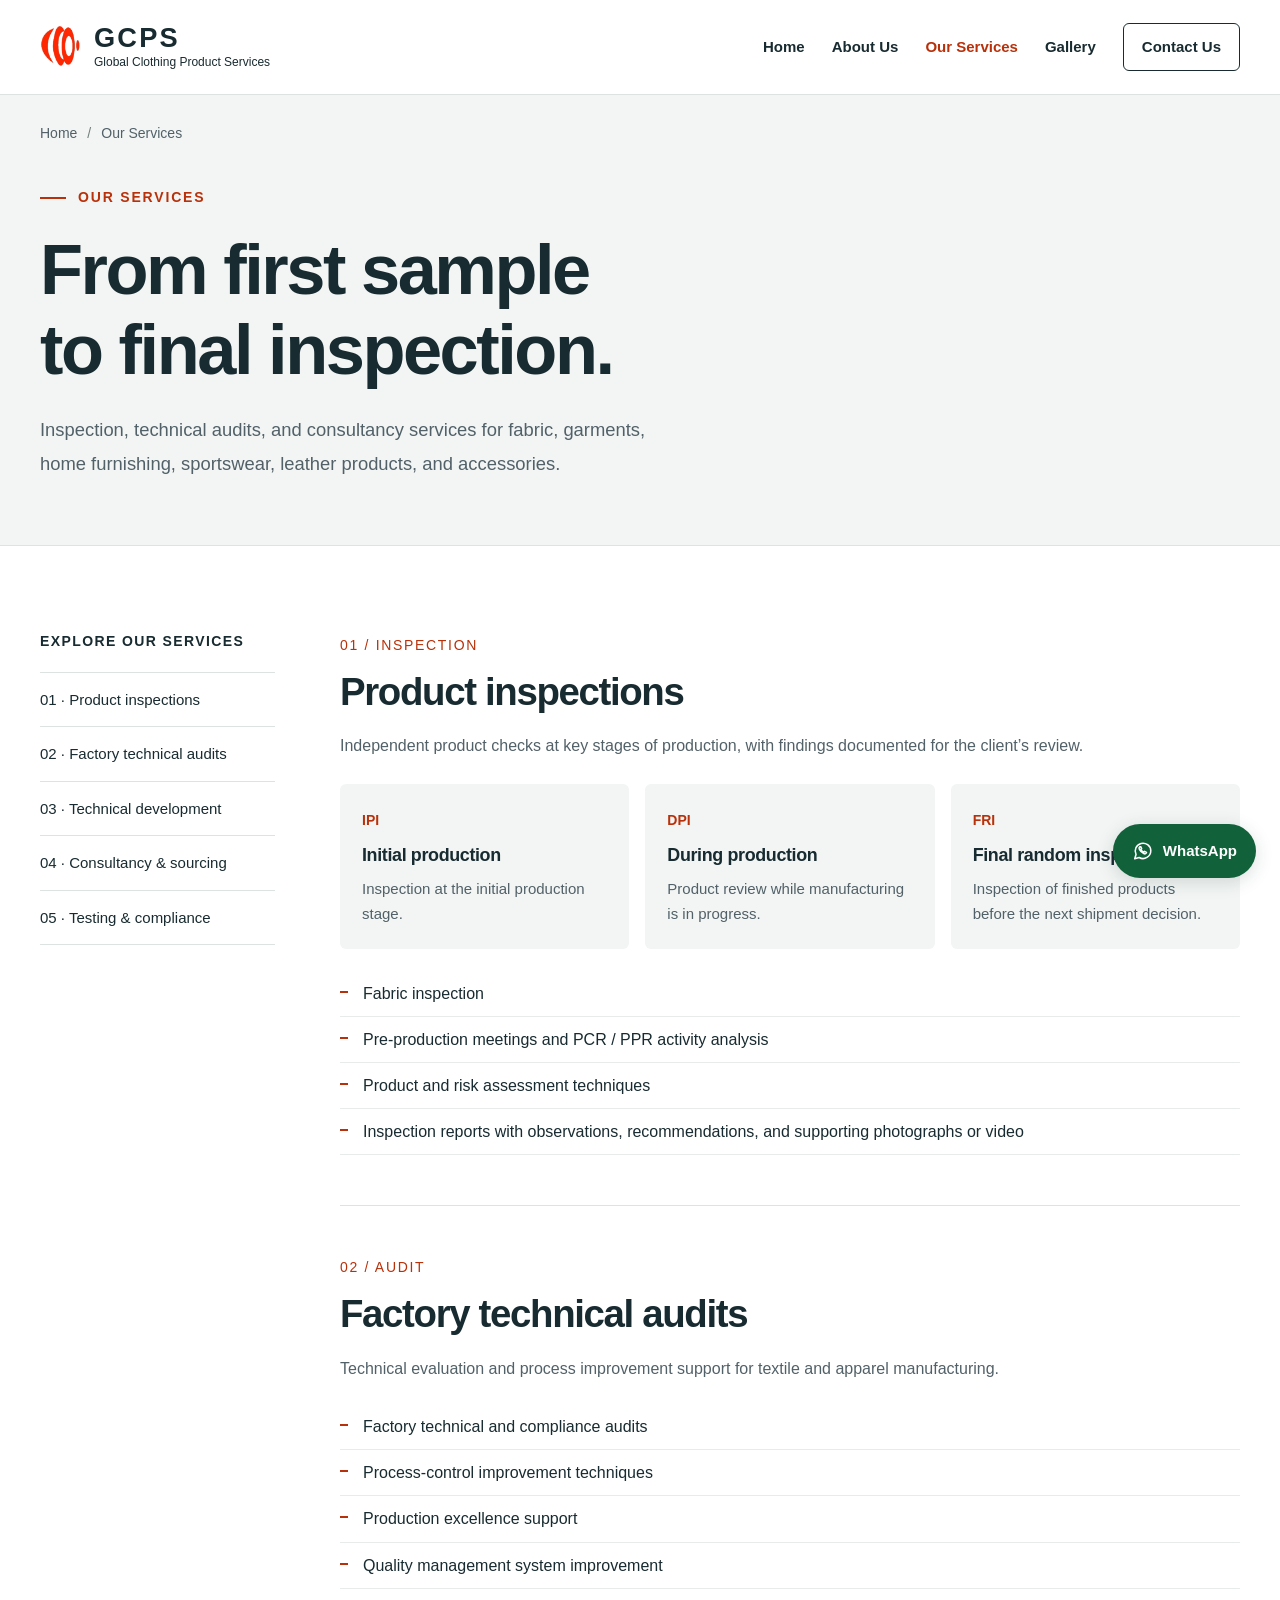
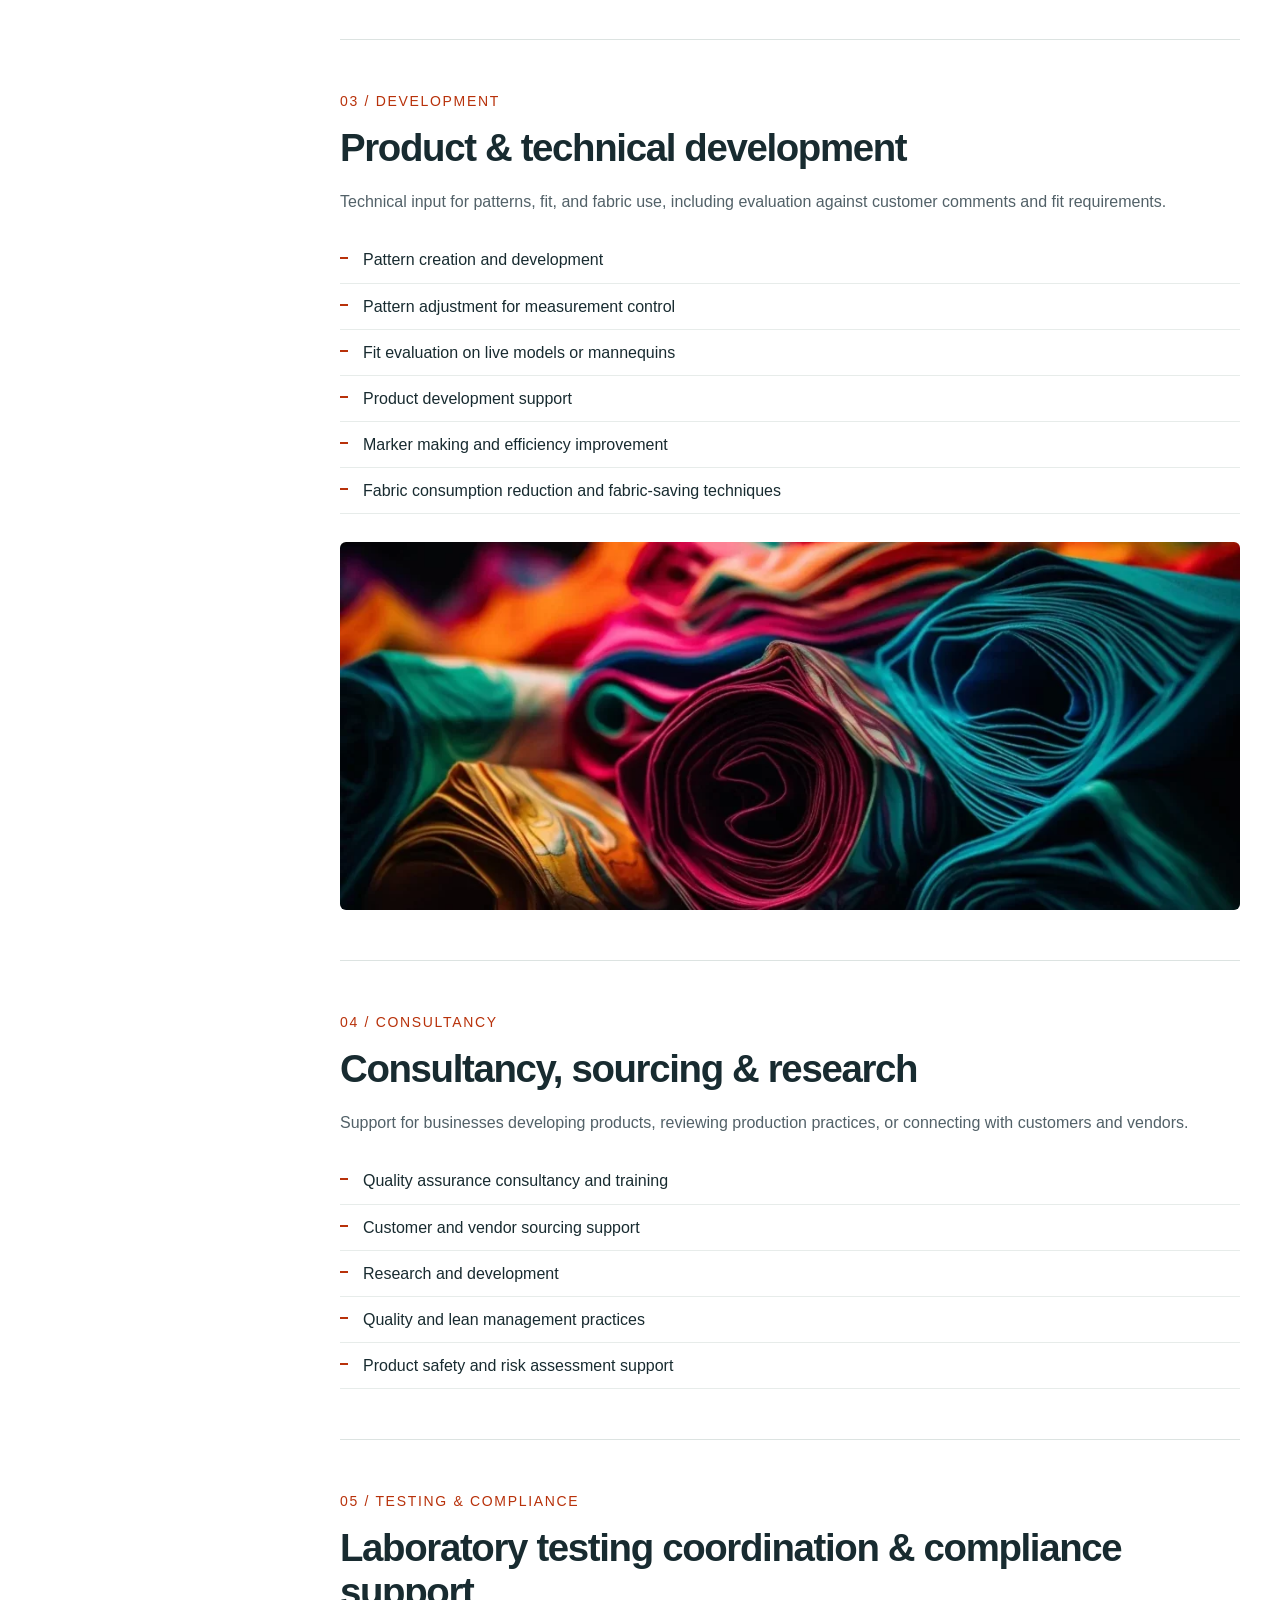
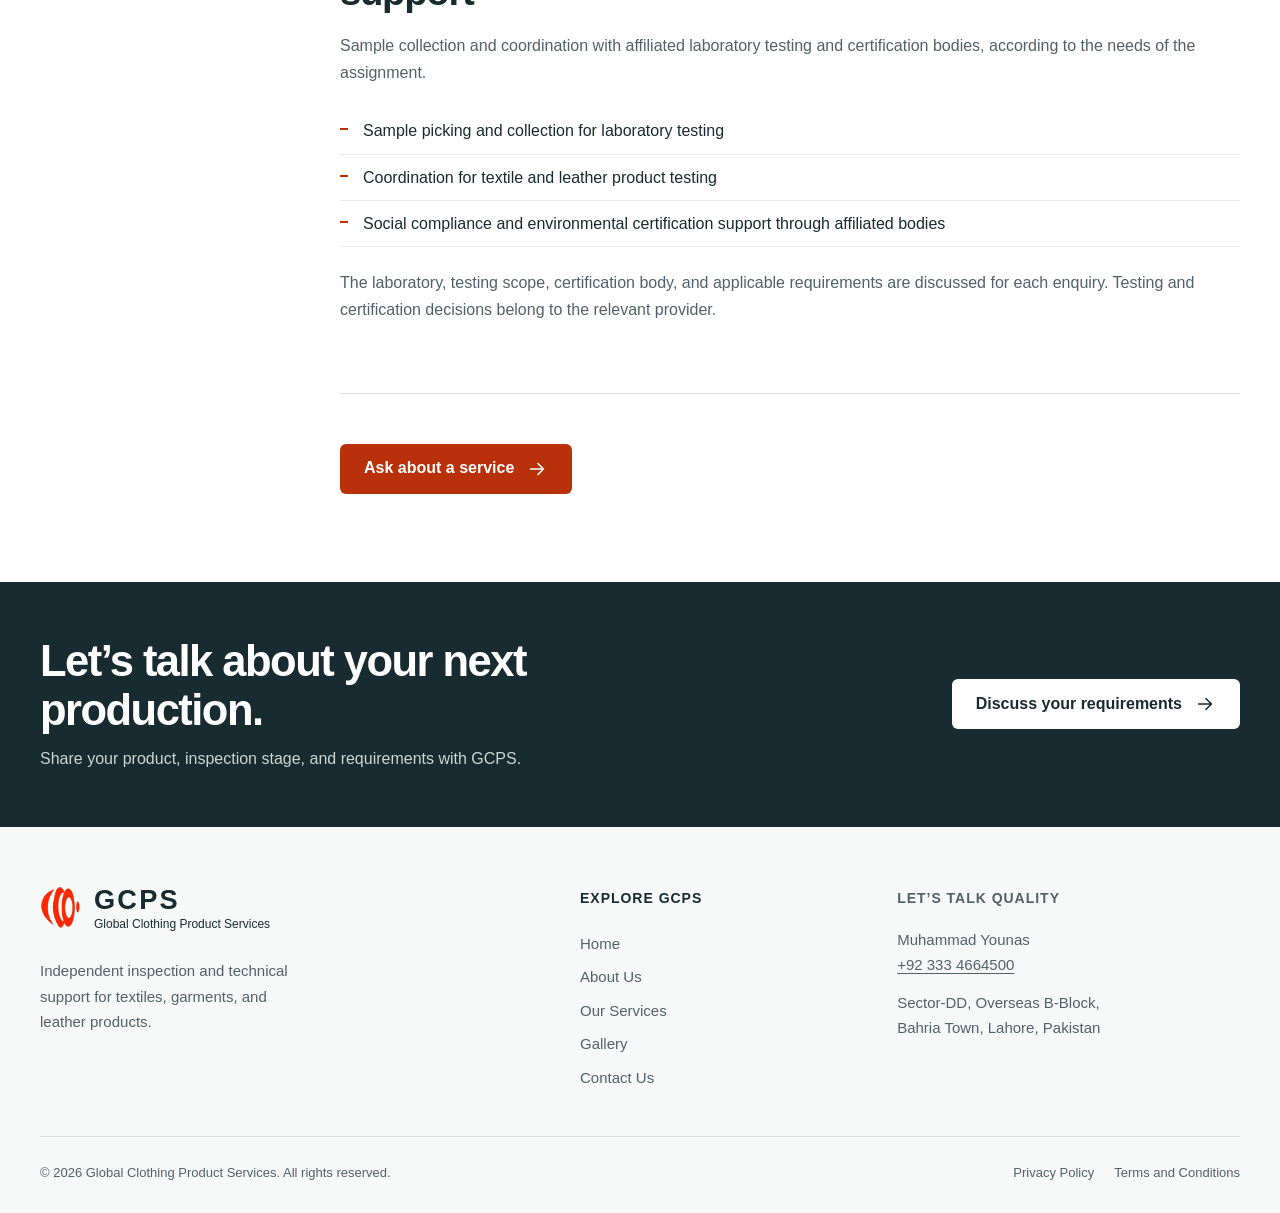
<file: our-services.html>
<!DOCTYPE html>
<html lang="en">
  <head>
<!-- Google tag (gtag.js) -->
<script async src="https://www.googletagmanager.com/gtag/js?id=G-EHVQTMPXYZ"></script>
<script>
  window.dataLayer = window.dataLayer || [];
  function gtag(){dataLayer.push(arguments);}
  gtag('js', new Date());

  gtag('config', 'G-EHVQTMPXYZ');
</script>
    
    <meta charset="utf-8">
    <meta name="viewport" content="width=device-width, initial-scale=1">
    <title>Textile Inspection &amp; Technical Audit Services | GCPS</title>
    <meta name="description" content="Explore GCPS garment inspections, factory technical audits, pattern development, fit evaluation, fabric-saving consultancy, and laboratory testing coordination.">
    <meta name="robots" content="index, follow, max-image-preview:large">
    <meta name="theme-color" content="#182b30">
    <meta name="referrer" content="strict-origin-when-cross-origin">
    <!-- Production domain: update canonical, Open Graph and JSON-LD URLs together if it changes. -->
    <link rel="canonical" href="https://www.gcpsco.com/our-services.html">
    <link rel="icon" type="image/png" href="LOGO.png">
    <link rel="apple-touch-icon" href="LOGO.png">
    <meta property="og:type" content="website">
    <meta property="og:locale" content="en_PK">
    <meta property="og:site_name" content="Global Clothing Product Services">
    <meta property="og:title" content="Textile Inspection &amp; Technical Audit Services | GCPS">
    <meta property="og:description" content="Explore GCPS garment inspections, factory technical audits, pattern development, fit evaluation, fabric-saving consultancy, and laboratory testing coordination.">
    <meta property="og:url" content="https://www.gcpsco.com/our-services.html">
    <meta name="twitter:card" content="summary">
    <meta name="twitter:title" content="Textile Inspection &amp; Technical Audit Services | GCPS">
    <meta name="twitter:description" content="Explore GCPS garment inspections, factory technical audits, pattern development, fit evaluation, fabric-saving consultancy, and laboratory testing coordination.">
    <link rel="stylesheet" href="assets/css/style.css">
    <script src="assets/js/script.js" defer></script>
    <script type="application/ld+json">
{
  "@context": "https://schema.org",
  "@graph": [
    {
      "@type": "LocalBusiness",
      "@id": "https://www.gcpsco.com/#business",
      "name": "Global Clothing Product Services",
      "alternateName": "GCPS",
      "url": "https://www.gcpsco.com/",
      "logo": "https://www.gcpsco.com/LOGO.png",
      "telephone": "+923334664500",
      "description": "Independent third-party textile and apparel inspection, quality assurance, technical audits, and consultancy services in Lahore, Pakistan.",
      "address": {
        "@type": "PostalAddress",
        "streetAddress": "Sector-DD, Overseas B-Block, Bahria Town",
        "addressLocality": "Lahore",
        "addressCountry": "PK"
      },
      "contactPoint": {
        "@type": "ContactPoint",
        "telephone": "+923334664500",
        "contactType": "customer service"
      },
      "hasMap": "https://www.google.com/maps/search/?api=1&query=Sector%20DD%20Overseas%20B%20Block%20Bahria%20Town%20Lahore%20Pakistan"
    },
    {
      "@type": "WebSite",
      "@id": "https://www.gcpsco.com/#website",
      "url": "https://www.gcpsco.com/",
      "name": "GCPS — Global Clothing Product Services",
      "publisher": {
        "@id": "https://www.gcpsco.com/#business"
      }
    },
    {
      "@type": "WebPage",
      "@id": "https://www.gcpsco.com/our-services.html#webpage",
      "url": "https://www.gcpsco.com/our-services.html",
      "name": "Textile Inspection & Technical Audit Services | GCPS",
      "description": "Explore GCPS garment inspections, factory technical audits, pattern development, fit evaluation, fabric-saving consultancy, and laboratory testing coordination.",
      "inLanguage": "en",
      "isPartOf": {
        "@id": "https://www.gcpsco.com/#website"
      },
      "about": {
        "@id": "https://www.gcpsco.com/#business"
      },
      "mainEntity": {
        "@type": "ItemList",
        "itemListElement": [
          {
            "@type": "ListItem",
            "position": 1,
            "item": {
              "@type": "Service",
              "name": "Product inspections",
              "provider": {
                "@id": "https://www.gcpsco.com/#business"
              }
            }
          },
          {
            "@type": "ListItem",
            "position": 2,
            "item": {
              "@type": "Service",
              "name": "Factory technical audits",
              "provider": {
                "@id": "https://www.gcpsco.com/#business"
              }
            }
          },
          {
            "@type": "ListItem",
            "position": 3,
            "item": {
              "@type": "Service",
              "name": "Pattern development and fit evaluation",
              "provider": {
                "@id": "https://www.gcpsco.com/#business"
              }
            }
          },
          {
            "@type": "ListItem",
            "position": 4,
            "item": {
              "@type": "Service",
              "name": "Fabric consumption improvement",
              "provider": {
                "@id": "https://www.gcpsco.com/#business"
              }
            }
          },
          {
            "@type": "ListItem",
            "position": 5,
            "item": {
              "@type": "Service",
              "name": "Quality assurance consultancy",
              "provider": {
                "@id": "https://www.gcpsco.com/#business"
              }
            }
          },
          {
            "@type": "ListItem",
            "position": 6,
            "item": {
              "@type": "Service",
              "name": "Laboratory testing coordination",
              "provider": {
                "@id": "https://www.gcpsco.com/#business"
              }
            }
          }
        ]
      }
    },
    {
      "@type": "BreadcrumbList",
      "itemListElement": [
        {
          "@type": "ListItem",
          "position": 1,
          "name": "Home",
          "item": "https://www.gcpsco.com/"
        },
        {
          "@type": "ListItem",
          "position": 2,
          "name": "Our Services",
          "item": "https://www.gcpsco.com/our-services.html"
        }
      ]
    }
  ]
}
  </script>
  </head>
  <body>
    <a class="skip-link" href="#main">Skip to main content</a>
    <header class="site-header">
      <div class="container header-inner">
        <a class="brand" href="index.html" aria-label="GCPS — Global Clothing Product Services, Home">
          <img class="brand-logo" src="LOGO.png" width="277" height="280" alt="">
          <span class="brand-copy">
            <span class="brand-name">GCPS</span>
            <span class="brand-description">Global Clothing Product Services</span>
          </span>
        </a>
        <button class="menu-toggle" type="button" aria-expanded="false" aria-controls="primary-navigation">
          <svg viewBox="0 0 24 24" fill="none" stroke="currentColor" stroke-width="1.7" stroke-linecap="round" stroke-linejoin="round" aria-hidden="true" focusable="false">
            <path d="M4 6h16M4 12h16M4 18h16"></path>
          </svg>
          <span class="menu-label">Menu</span>
        </button>
        <nav class="site-nav" id="primary-navigation" aria-label="Main navigation">
          <ul class="nav-list">
            <li>
              <a href="index.html">Home</a>
            </li>
            <li>
              <a href="about-us.html">About Us</a>
            </li>
            <li>
              <a href="our-services.html" aria-current="page">Our Services</a>
            </li>
            <li>
              <a href="gallery.html">Gallery</a>
            </li>
            <li>
              <a href="contact-us.html" class="nav-contact">Contact Us</a>
            </li>
          </ul>
        </nav>
      </div>
    </header>
    <main id="main" tabindex="-1">
      <section class="page-intro">
        <div class="container">
          <nav class="breadcrumbs" aria-label="Breadcrumb">
            <ol>
              <li>
                <a href="index.html">Home</a>
              </li>
              <li aria-current="page">Our Services</li>
            </ol>
          </nav>
          <p class="eyebrow">Our Services</p>
          <h1>From first sample<br>to final inspection.</h1>
          <p class="lead">Inspection, technical audits, and consultancy services for fabric, garments, home furnishing, sportswear, leather products, and accessories.</p>
        </div>
      </section>
      <section class="section">
        <div class="container service-directory">
          <nav class="service-index" aria-label="Service categories">
            <h2>Explore our services</h2>
            <ul>
              <li>
                <a href="#product-inspections">01 · Product inspections</a>
              </li>
              <li>
                <a href="#factory-audits">02 · Factory technical audits</a>
              </li>
              <li>
                <a href="#technical-services">03 · Technical development</a>
              </li>
              <li>
                <a href="#consultancy">04 · Consultancy &amp; sourcing</a>
              </li>
              <li>
                <a href="#testing-compliance">05 · Testing &amp; compliance</a>
              </li>
            </ul>
          </nav>
          <div>
            <article class="service-detail" id="product-inspections">
              <span class="service-number">01 / INSPECTION</span>
              <h2>Product inspections</h2>
              <p>Independent product checks at key stages of production, with findings documented for the client’s review.</p>
              <div class="inspection-stages">
                <div class="stage">
                  <span>IPI</span>
                  <h3>Initial production</h3>
                  <p>Inspection at the initial production stage.</p>
                </div>
                <div class="stage">
                  <span>DPI</span>
                  <h3>During production</h3>
                  <p>Product review while manufacturing is in progress.</p>
                </div>
                <div class="stage">
                  <span>FRI</span>
                  <h3>Final random inspection</h3>
                  <p>Inspection of finished products before the next shipment decision.</p>
                </div>
              </div>
              <ul class="check-list">
                <li>Fabric inspection</li>
                <li>Pre-production meetings and PCR / PPR activity analysis</li>
                <li>Product and risk assessment techniques</li>
                <li>Inspection reports with observations, recommendations, and supporting photographs or video</li>
              </ul>
            </article>
            <article class="service-detail" id="factory-audits">
              <span class="service-number">02 / AUDIT</span>
              <h2>Factory technical audits</h2>
              <p>Technical evaluation and process improvement support for textile and apparel manufacturing.</p>
              <ul class="check-list">
                <li>Factory technical and compliance audits</li>
                <li>Process-control improvement techniques</li>
                <li>Production excellence support</li>
                <li>Quality management system improvement</li>
              </ul>
            </article>
            <article class="service-detail" id="technical-services">
              <span class="service-number">03 / DEVELOPMENT</span>
              <h2>Product &amp; technical development</h2>
              <p>Technical input for patterns, fit, and fabric use, including evaluation against customer comments and fit requirements.</p>
              <ul class="check-list">
                <li>Pattern creation and development</li>
                <li>Pattern adjustment for measurement control</li>
                <li>Fit evaluation on live models or mannequins</li>
                <li>Product development support</li>
                <li>Marker making and efficiency improvement</li>
                <li>Fabric consumption reduction and fabric-saving techniques</li>
              </ul>
              <img src="assets/images/fabric-selection.webp" srcset="assets/images/fabric-selection-small.webp 640w, assets/images/fabric-selection.webp 1024w" sizes="(max-width: 800px) 100vw, 70vw" width="1024" height="585" alt="Colourful rolls of fabric for textile and apparel production" class="service-image" loading="lazy" decoding="async">
            </article>
            <article class="service-detail" id="consultancy">
              <span class="service-number">04 / CONSULTANCY</span>
              <h2>Consultancy, sourcing &amp; research</h2>
              <p>Support for businesses developing products, reviewing production practices, or connecting with customers and vendors.</p>
              <ul class="check-list">
                <li>Quality assurance consultancy and training</li>
                <li>Customer and vendor sourcing support</li>
                <li>Research and development</li>
                <li>Quality and lean management practices</li>
                <li>Product safety and risk assessment support</li>
              </ul>
            </article>
            <article class="service-detail" id="testing-compliance">
              <span class="service-number">05 / TESTING &amp; COMPLIANCE</span>
              <h2>Laboratory testing coordination &amp; compliance support</h2>
              <p>Sample collection and coordination with affiliated laboratory testing and certification bodies, according to the needs of the assignment.</p>
              <ul class="check-list">
                <li>Sample picking and collection for laboratory testing</li>
                <li>Coordination for textile and leather product testing</li>
                <li>Social compliance and environmental certification support through affiliated bodies</li>
              </ul>
              <p class="service-scope-note">The laboratory, testing scope, certification body, and applicable requirements are discussed for each enquiry. Testing and certification decisions belong to the relevant provider.</p>
            </article>
            <a class="button" href="contact-us.html">Ask about a service <svg viewBox="0 0 24 24" fill="none" stroke="currentColor" stroke-width="1.7" stroke-linecap="round" stroke-linejoin="round" aria-hidden="true" focusable="false">
                <path d="M5 12h14m-6-6 6 6-6 6"></path>
              </svg>
            </a>
          </div>
        </div>
      </section>
      <section class="cta-band" aria-labelledby="cta-title">
        <div class="container cta-inner">
          <div>
            <h2 id="cta-title">Let’s talk about your next production.</h2>
            <p>Share your product, inspection stage, and requirements with GCPS.</p>
          </div>
          <a class="button" href="contact-us.html">Discuss your requirements <svg viewBox="0 0 24 24" fill="none" stroke="currentColor" stroke-width="1.7" stroke-linecap="round" stroke-linejoin="round" aria-hidden="true" focusable="false">
              <path d="M5 12h14m-6-6 6 6-6 6"></path>
            </svg>
          </a>
        </div>
      </section>
    </main>
    <footer class="site-footer">
      <div class="container">
        <div class="footer-grid">
          <div class="footer-brand">
            <a class="brand" href="index.html" aria-label="GCPS — Global Clothing Product Services, Home">
              <img class="brand-logo" src="LOGO.png" width="277" height="280" alt="">
              <span class="brand-copy">
                <span class="brand-name">GCPS</span>
                <span class="brand-description">Global Clothing Product Services</span>
              </span>
            </a>
            <p>Independent inspection and technical support for textiles, garments, and leather products.</p>
          </div>
          <nav aria-label="Footer navigation">
            <h2>Explore GCPS</h2>
            <ul class="footer-links">
              <li>
                <a href="index.html">Home</a>
              </li>
              <li>
                <a href="about-us.html">About Us</a>
              </li>
              <li>
                <a href="our-services.html">Our Services</a>
              </li>
              <li>
                <a href="gallery.html">Gallery</a>
              </li>
              <li>
                <a href="contact-us.html">Contact Us</a>
              </li>
            </ul>
          </nav>
          <div class="footer-contact">
            <h2>Let’s talk quality</h2>
            <p>Muhammad Younas<br>
              <a href="tel:+923334664500">+92 333 4664500</a>
            </p>
            <address>Sector-DD, Overseas B-Block,<br>Bahria Town, Lahore, Pakistan</address>
          </div>
        </div>
        <div class="footer-bottom">
          <p>© 2026 Global Clothing Product Services. All rights reserved.</p>
          <nav class="footer-legal" aria-label="Legal">
            <a href="privacy-policy.html">Privacy Policy</a>
            <a href="terms-and-conditions.html">Terms and Conditions</a>
          </nav>
        </div>
      </div>
    </footer>
    <a class="whatsapp-float" href="https://wa.me/923334664500" target="_blank" rel="noopener noreferrer" aria-label="Chat with GCPS on WhatsApp (opens in a new tab)">
      <svg viewBox="0 0 24 24" fill="none" stroke="currentColor" stroke-width="1.7" stroke-linecap="round" stroke-linejoin="round" aria-hidden="true" focusable="false">
        <path d="M20.5 11.6a8.5 8.5 0 0 1-12.7 7.5L3 20.5l1.4-4.7A8.5 8.5 0 1 1 20.5 11.6Z"></path>
        <path d="M8.4 7.5c-.8.5-.9 1.6-.3 2.8 1 2 2.5 3.6 4.7 4.5 1.1.5 2.1.3 2.6-.5l.4-.8-2.1-1.1-.9 1c-1.4-.7-2.5-1.7-3.2-3.1l.9-.9-1-2.1-.9.2Z"></path>
      </svg>
      <span>WhatsApp</span>
    </a>
  </body>
</html>
</file>
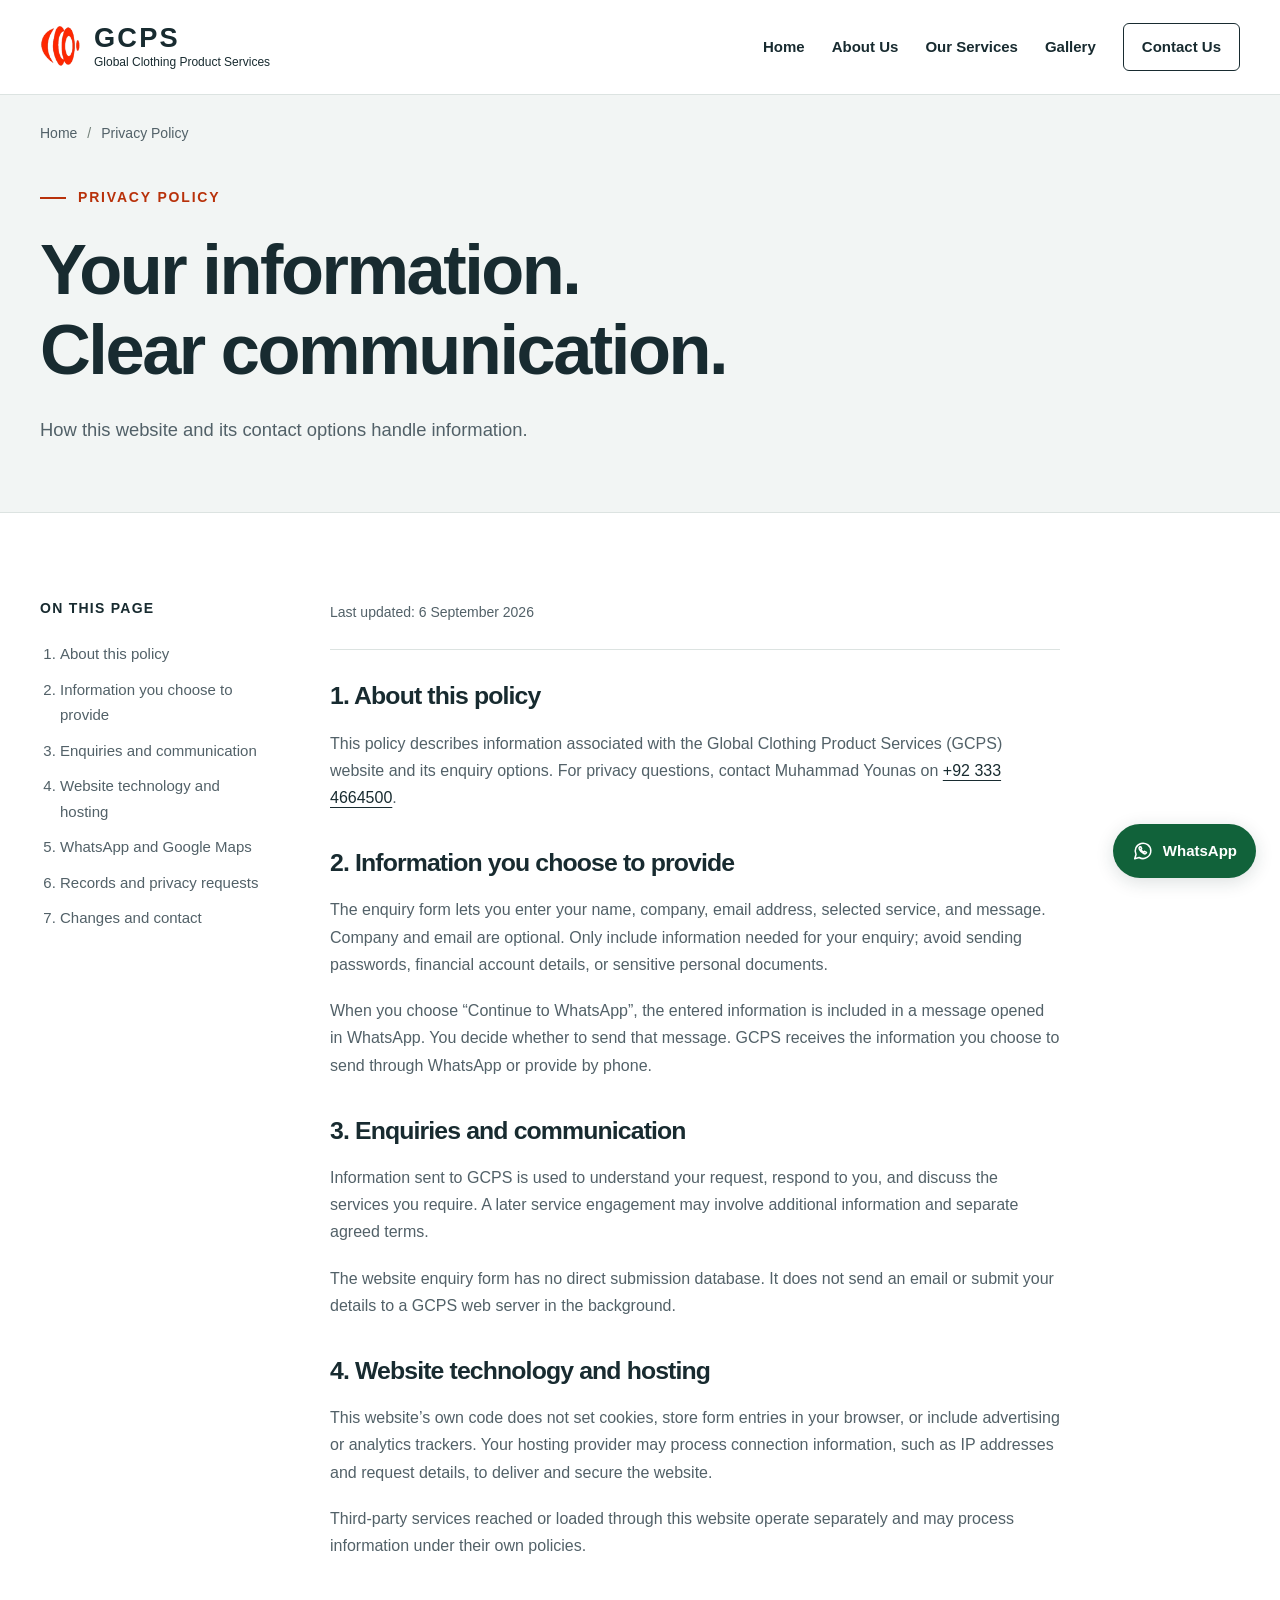
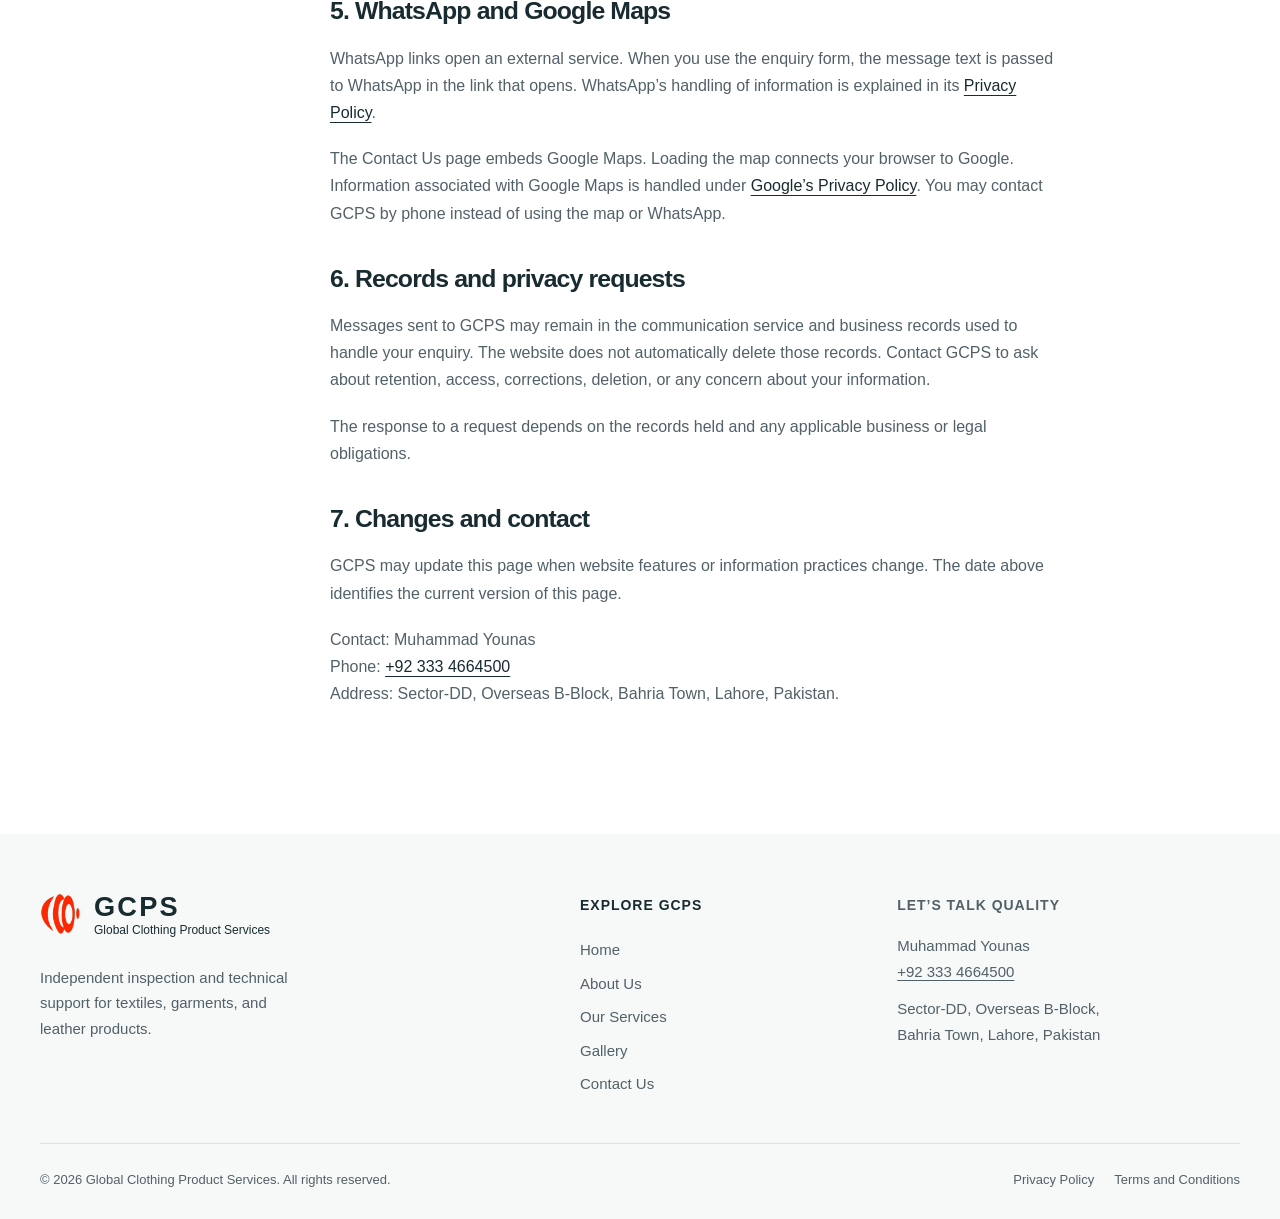
<file: privacy-policy.html>
<!DOCTYPE html>
<html lang="en">
  <head>
<!-- Google tag (gtag.js) -->
<script async src="https://www.googletagmanager.com/gtag/js?id=G-EHVQTMPXYZ"></script>
<script>
  window.dataLayer = window.dataLayer || [];
  function gtag(){dataLayer.push(arguments);}
  gtag('js', new Date());

  gtag('config', 'G-EHVQTMPXYZ');
</script>
    
    <meta charset="utf-8">
    <meta name="viewport" content="width=device-width, initial-scale=1">
    <title>Privacy Policy | Global Clothing Product Services</title>
    <meta name="description" content="Read how the GCPS website handles enquiry information, WhatsApp links, Google Maps, and privacy questions.">
    <meta name="robots" content="index, follow, max-image-preview:large">
    <meta name="theme-color" content="#182b30">
    <meta name="referrer" content="strict-origin-when-cross-origin">
    <!-- Production domain: update canonical, Open Graph and JSON-LD URLs together if it changes. -->
    <link rel="canonical" href="https://www.gcpsco.com/privacy-policy.html">
    <link rel="icon" type="image/png" href="LOGO.png">
    <link rel="apple-touch-icon" href="LOGO.png">
    <meta property="og:type" content="website">
    <meta property="og:locale" content="en_PK">
    <meta property="og:site_name" content="Global Clothing Product Services">
    <meta property="og:title" content="Privacy Policy | Global Clothing Product Services">
    <meta property="og:description" content="Read how the GCPS website handles enquiry information, WhatsApp links, Google Maps, and privacy questions.">
    <meta property="og:url" content="https://www.gcpsco.com/privacy-policy.html">
    <meta name="twitter:card" content="summary">
    <meta name="twitter:title" content="Privacy Policy | Global Clothing Product Services">
    <meta name="twitter:description" content="Read how the GCPS website handles enquiry information, WhatsApp links, Google Maps, and privacy questions.">
    <link rel="stylesheet" href="assets/css/style.css">
    <script src="assets/js/script.js" defer></script>
    <script type="application/ld+json">
{
  "@context": "https://schema.org",
  "@graph": [
    {
      "@type": "LocalBusiness",
      "@id": "https://www.gcpsco.com/#business",
      "name": "Global Clothing Product Services",
      "alternateName": "GCPS",
      "url": "https://www.gcpsco.com/",
      "logo": "https://www.gcpsco.com/LOGO.png",
      "telephone": "+923334664500",
      "description": "Independent third-party textile and apparel inspection, quality assurance, technical audits, and consultancy services in Lahore, Pakistan.",
      "address": {
        "@type": "PostalAddress",
        "streetAddress": "Sector-DD, Overseas B-Block, Bahria Town",
        "addressLocality": "Lahore",
        "addressCountry": "PK"
      },
      "contactPoint": {
        "@type": "ContactPoint",
        "telephone": "+923334664500",
        "contactType": "customer service"
      },
      "hasMap": "https://www.google.com/maps/search/?api=1&query=Sector%20DD%20Overseas%20B%20Block%20Bahria%20Town%20Lahore%20Pakistan"
    },
    {
      "@type": "WebSite",
      "@id": "https://www.gcpsco.com/#website",
      "url": "https://www.gcpsco.com/",
      "name": "GCPS — Global Clothing Product Services",
      "publisher": {
        "@id": "https://www.gcpsco.com/#business"
      }
    },
    {
      "@type": "WebPage",
      "@id": "https://www.gcpsco.com/privacy-policy.html#webpage",
      "url": "https://www.gcpsco.com/privacy-policy.html",
      "name": "Privacy Policy | Global Clothing Product Services",
      "description": "Read how the GCPS website handles enquiry information, WhatsApp links, Google Maps, and privacy questions.",
      "inLanguage": "en",
      "isPartOf": {
        "@id": "https://www.gcpsco.com/#website"
      },
      "about": {
        "@id": "https://www.gcpsco.com/#business"
      }
    },
    {
      "@type": "BreadcrumbList",
      "itemListElement": [
        {
          "@type": "ListItem",
          "position": 1,
          "name": "Home",
          "item": "https://www.gcpsco.com/"
        },
        {
          "@type": "ListItem",
          "position": 2,
          "name": "Privacy Policy",
          "item": "https://www.gcpsco.com/privacy-policy.html"
        }
      ]
    }
  ]
}
  </script>
  </head>
  <body>
    <a class="skip-link" href="#main">Skip to main content</a>
    <header class="site-header">
      <div class="container header-inner">
        <a class="brand" href="index.html" aria-label="GCPS — Global Clothing Product Services, Home">
          <img class="brand-logo" src="LOGO.png" width="277" height="280" alt="">
          <span class="brand-copy">
            <span class="brand-name">GCPS</span>
            <span class="brand-description">Global Clothing Product Services</span>
          </span>
        </a>
        <button class="menu-toggle" type="button" aria-expanded="false" aria-controls="primary-navigation">
          <svg viewBox="0 0 24 24" fill="none" stroke="currentColor" stroke-width="1.7" stroke-linecap="round" stroke-linejoin="round" aria-hidden="true" focusable="false">
            <path d="M4 6h16M4 12h16M4 18h16"></path>
          </svg>
          <span class="menu-label">Menu</span>
        </button>
        <nav class="site-nav" id="primary-navigation" aria-label="Main navigation">
          <ul class="nav-list">
            <li>
              <a href="index.html">Home</a>
            </li>
            <li>
              <a href="about-us.html">About Us</a>
            </li>
            <li>
              <a href="our-services.html">Our Services</a>
            </li>
            <li>
              <a href="gallery.html">Gallery</a>
            </li>
            <li>
              <a href="contact-us.html" class="nav-contact">Contact Us</a>
            </li>
          </ul>
        </nav>
      </div>
    </header>
    <main id="main" tabindex="-1">
      <section class="page-intro">
        <div class="container">
          <nav class="breadcrumbs" aria-label="Breadcrumb">
            <ol>
              <li>
                <a href="index.html">Home</a>
              </li>
              <li aria-current="page">Privacy Policy</li>
            </ol>
          </nav>
          <p class="eyebrow">Privacy Policy</p>
          <h1>Your information.<br>Clear communication.</h1>
          <p class="lead">How this website and its contact options handle information.</p>
        </div>
      </section>
      <div class="section">
        <div class="container legal-layout">
          <nav class="legal-index" aria-label="On this page">
            <h2>On this page</h2>
            <ol>
              <li>
                <a href="#scope">About this policy</a>
              </li>
              <li>
                <a href="#information">Information you choose to provide</a>
              </li>
              <li>
                <a href="#use">Enquiries and communication</a>
              </li>
              <li>
                <a href="#technical">Website technology and hosting</a>
              </li>
              <li>
                <a href="#third-parties">WhatsApp and Google Maps</a>
              </li>
              <li>
                <a href="#records">Records and privacy requests</a>
              </li>
              <li>
                <a href="#updates">Changes and contact</a>
              </li>
            </ol>
          </nav>
          <article class="legal-content">
            <p class="updated">Last updated: <time datetime="2026-09-06">6 September 2026</time>
            </p>
            <section id="scope">
              <h2>1. About this policy</h2>
              <p>This policy describes information associated with the Global Clothing Product Services (GCPS) website and its enquiry options. For privacy questions, contact Muhammad Younas on <a href="tel:+923334664500">+92 333 4664500</a>.</p>
            </section>
            <section id="information">
              <h2>2. Information you choose to provide</h2>
              <p>The enquiry form lets you enter your name, company, email address, selected service, and message. Company and email are optional. Only include information needed for your enquiry; avoid sending passwords, financial account details, or sensitive personal documents.</p>
              <p>When you choose “Continue to WhatsApp”, the entered information is included in a message opened in WhatsApp. You decide whether to send that message. GCPS receives the information you choose to send through WhatsApp or provide by phone.</p>
            </section>
            <section id="use">
              <h2>3. Enquiries and communication</h2>
              <p>Information sent to GCPS is used to understand your request, respond to you, and discuss the services you require. A later service engagement may involve additional information and separate agreed terms.</p>
              <p>The website enquiry form has no direct submission database. It does not send an email or submit your details to a GCPS web server in the background.</p>
            </section>
            <section id="technical">
              <h2>4. Website technology and hosting</h2>
              <p>This website’s own code does not set cookies, store form entries in your browser, or include advertising or analytics trackers. Your hosting provider may process connection information, such as IP addresses and request details, to deliver and secure the website.</p>
              <p>Third-party services reached or loaded through this website operate separately and may process information under their own policies.</p>
            </section>
            <section id="third-parties">
              <h2>5. WhatsApp and Google Maps</h2>
              <p>WhatsApp links open an external service. When you use the enquiry form, the message text is passed to WhatsApp in the link that opens. WhatsApp’s handling of information is explained in its <a href="https://www.whatsapp.com/legal/privacy-policy" target="_blank" rel="noopener noreferrer">Privacy Policy</a>.</p>
              <p>The Contact Us page embeds Google Maps. Loading the map connects your browser to Google. Information associated with Google Maps is handled under <a href="https://policies.google.com/privacy" target="_blank" rel="noopener noreferrer">Google’s Privacy Policy</a>. You may contact GCPS by phone instead of using the map or WhatsApp.</p>
            </section>
            <section id="records">
              <h2>6. Records and privacy requests</h2>
              <p>Messages sent to GCPS may remain in the communication service and business records used to handle your enquiry. The website does not automatically delete those records. Contact GCPS to ask about retention, access, corrections, deletion, or any concern about your information.</p>
              <p>The response to a request depends on the records held and any applicable business or legal obligations.</p>
            </section>
            <section id="updates">
              <h2>7. Changes and contact</h2>
              <p>GCPS may update this page when website features or information practices change. The date above identifies the current version of this page.</p>
              <p>Contact: Muhammad Younas<br>Phone: <a href="tel:+923334664500">+92 333 4664500</a>
                <br>Address: Sector-DD, Overseas B-Block, Bahria Town, Lahore, Pakistan.</p>
            </section>
          </article>
        </div>
      </div>
    </main>
    <footer class="site-footer">
      <div class="container">
        <div class="footer-grid">
          <div class="footer-brand">
            <a class="brand" href="index.html" aria-label="GCPS — Global Clothing Product Services, Home">
              <img class="brand-logo" src="LOGO.png" width="277" height="280" alt="">
              <span class="brand-copy">
                <span class="brand-name">GCPS</span>
                <span class="brand-description">Global Clothing Product Services</span>
              </span>
            </a>
            <p>Independent inspection and technical support for textiles, garments, and leather products.</p>
          </div>
          <nav aria-label="Footer navigation">
            <h2>Explore GCPS</h2>
            <ul class="footer-links">
              <li>
                <a href="index.html">Home</a>
              </li>
              <li>
                <a href="about-us.html">About Us</a>
              </li>
              <li>
                <a href="our-services.html">Our Services</a>
              </li>
              <li>
                <a href="gallery.html">Gallery</a>
              </li>
              <li>
                <a href="contact-us.html">Contact Us</a>
              </li>
            </ul>
          </nav>
          <div class="footer-contact">
            <h2>Let’s talk quality</h2>
            <p>Muhammad Younas<br>
              <a href="tel:+923334664500">+92 333 4664500</a>
            </p>
            <address>Sector-DD, Overseas B-Block,<br>Bahria Town, Lahore, Pakistan</address>
          </div>
        </div>
        <div class="footer-bottom">
          <p>© 2026 Global Clothing Product Services. All rights reserved.</p>
          <nav class="footer-legal" aria-label="Legal">
            <a href="privacy-policy.html">Privacy Policy</a>
            <a href="terms-and-conditions.html">Terms and Conditions</a>
          </nav>
        </div>
      </div>
    </footer>
    <a class="whatsapp-float" href="https://wa.me/923334664500" target="_blank" rel="noopener noreferrer" aria-label="Chat with GCPS on WhatsApp (opens in a new tab)">
      <svg viewBox="0 0 24 24" fill="none" stroke="currentColor" stroke-width="1.7" stroke-linecap="round" stroke-linejoin="round" aria-hidden="true" focusable="false">
        <path d="M20.5 11.6a8.5 8.5 0 0 1-12.7 7.5L3 20.5l1.4-4.7A8.5 8.5 0 1 1 20.5 11.6Z"></path>
        <path d="M8.4 7.5c-.8.5-.9 1.6-.3 2.8 1 2 2.5 3.6 4.7 4.5 1.1.5 2.1.3 2.6-.5l.4-.8-2.1-1.1-.9 1c-1.4-.7-2.5-1.7-3.2-3.1l.9-.9-1-2.1-.9.2Z"></path>
      </svg>
      <span>WhatsApp</span>
    </a>
  </body>
</html>
</file>
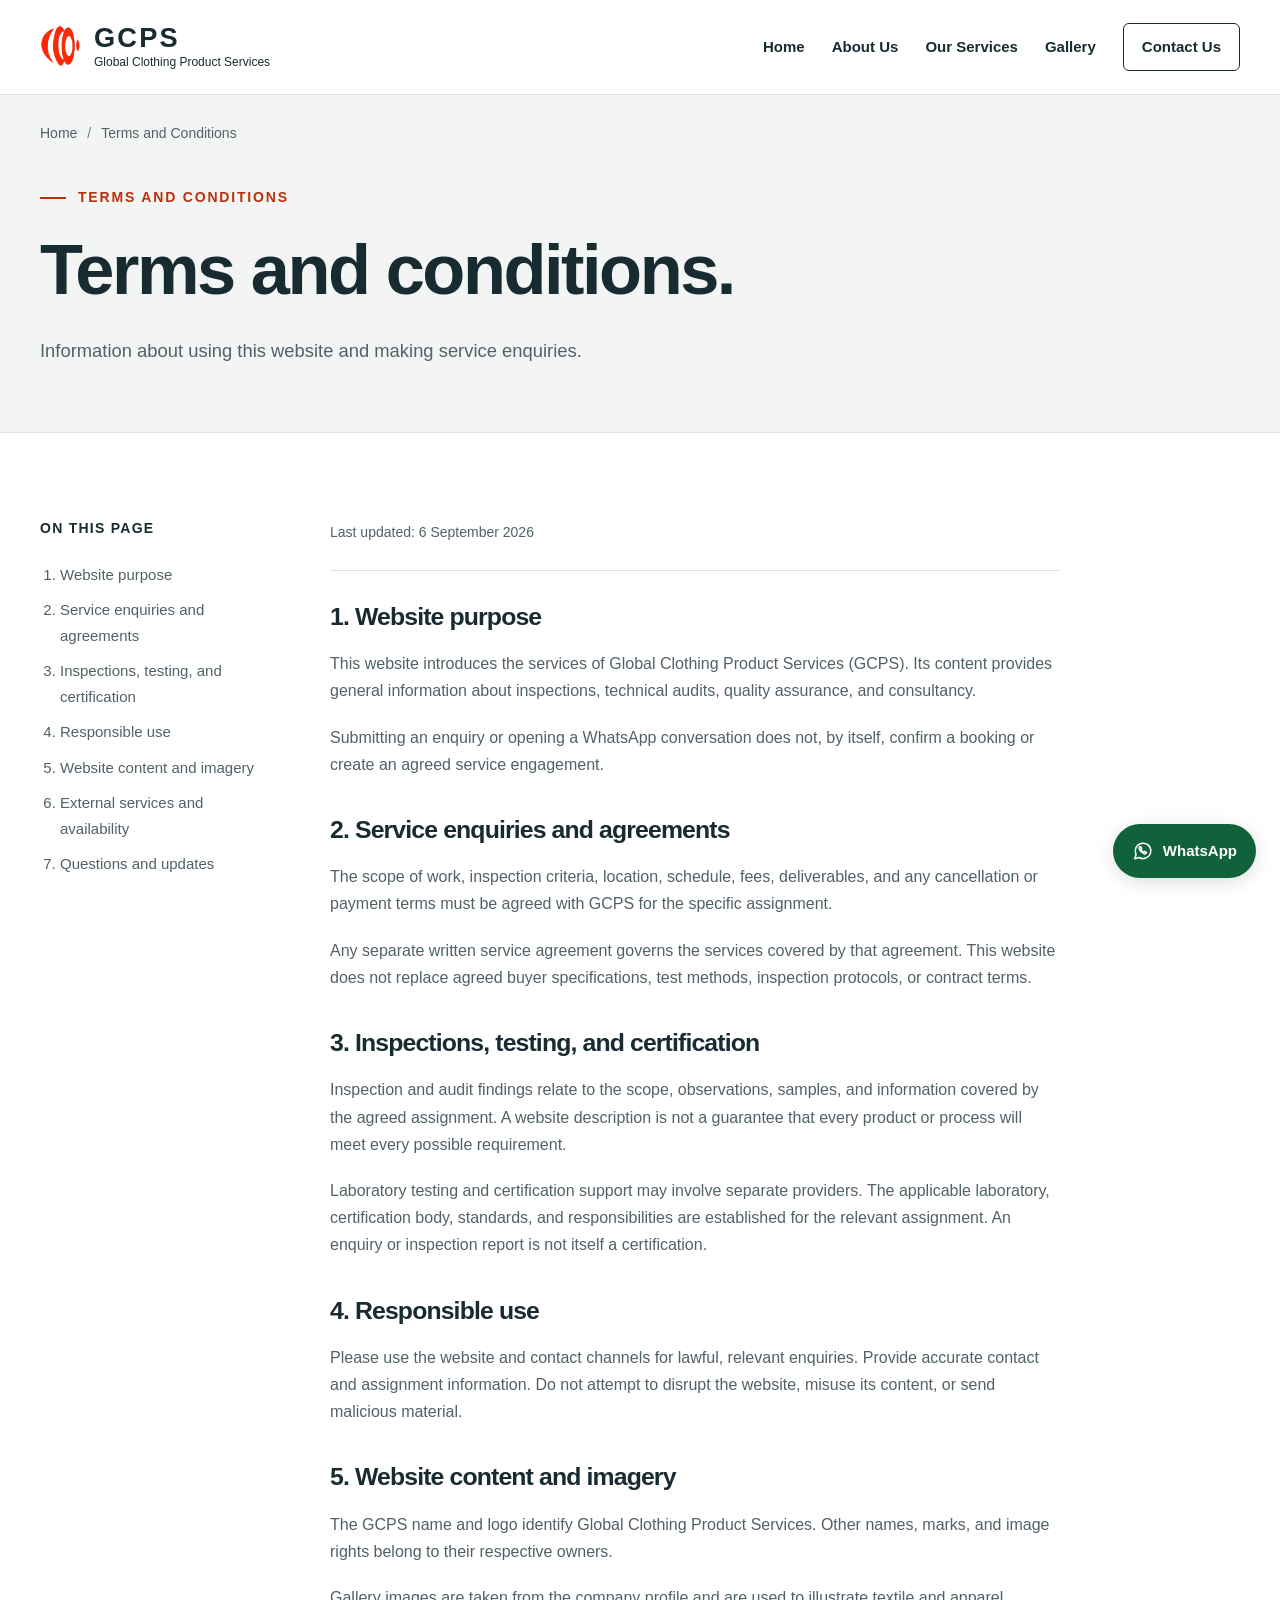
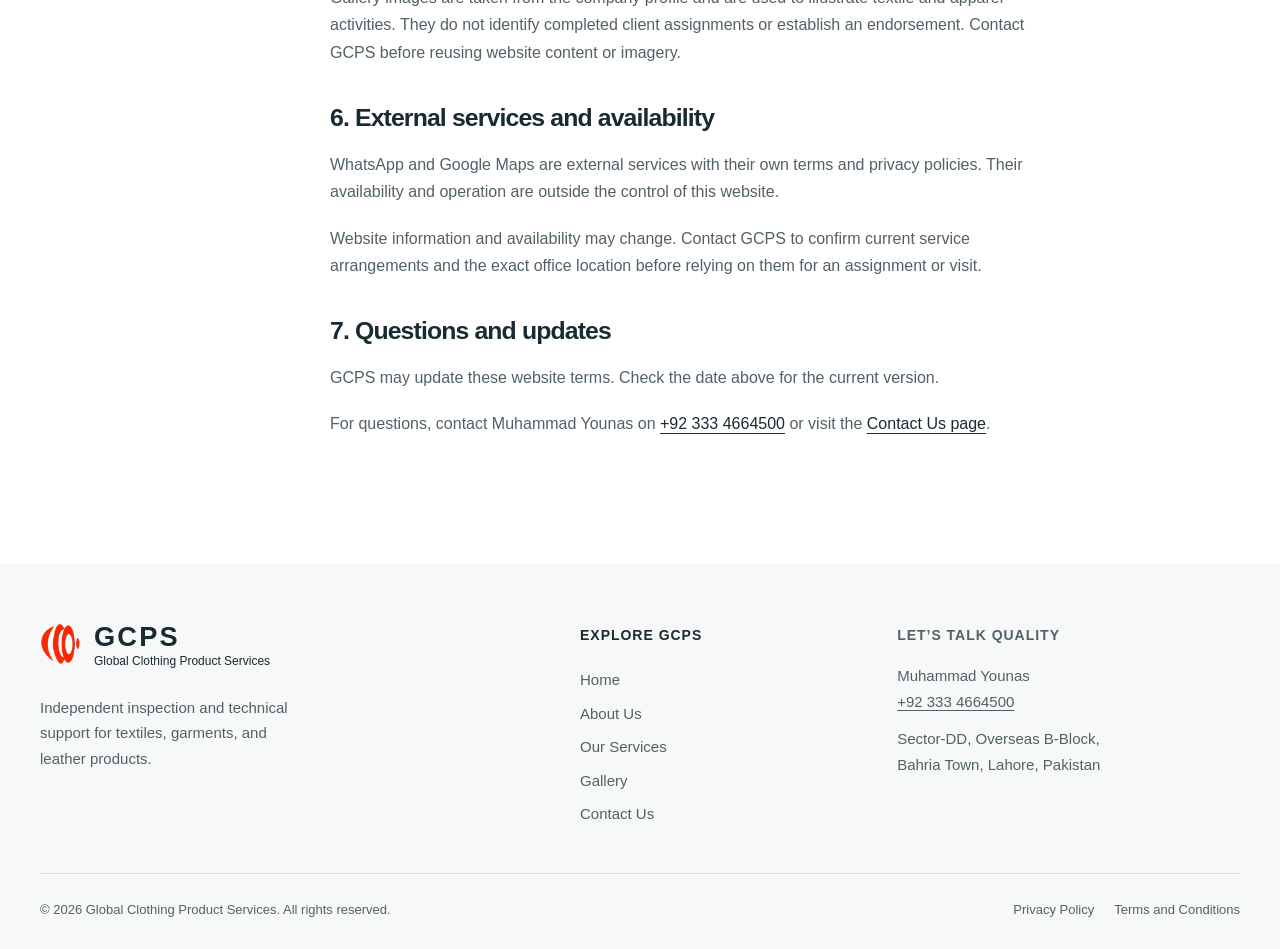
<file: terms-and-conditions.html>
<!DOCTYPE html>
<html lang="en">
  <head>
<!-- Google tag (gtag.js) -->
<script async src="https://www.googletagmanager.com/gtag/js?id=G-EHVQTMPXYZ"></script>
<script>
  window.dataLayer = window.dataLayer || [];
  function gtag(){dataLayer.push(arguments);}
  gtag('js', new Date());

  gtag('config', 'G-EHVQTMPXYZ');
</script>
    
    <meta charset="utf-8">
    <meta name="viewport" content="width=device-width, initial-scale=1">
    <title>Terms and Conditions | Global Clothing Product Services</title>
    <meta name="description" content="Read the GCPS website terms covering service enquiries, inspection scope, content, external services, and contact information.">
    <meta name="robots" content="index, follow, max-image-preview:large">
    <meta name="theme-color" content="#182b30">
    <meta name="referrer" content="strict-origin-when-cross-origin">
    <!-- Production domain: update canonical, Open Graph and JSON-LD URLs together if it changes. -->
    <link rel="canonical" href="https://www.gcpsco.com/terms-and-conditions.html">
    <link rel="icon" type="image/png" href="LOGO.png">
    <link rel="apple-touch-icon" href="LOGO.png">
    <meta property="og:type" content="website">
    <meta property="og:locale" content="en_PK">
    <meta property="og:site_name" content="Global Clothing Product Services">
    <meta property="og:title" content="Terms and Conditions | Global Clothing Product Services">
    <meta property="og:description" content="Read the GCPS website terms covering service enquiries, inspection scope, content, external services, and contact information.">
    <meta property="og:url" content="https://www.gcpsco.com/terms-and-conditions.html">
    <meta name="twitter:card" content="summary">
    <meta name="twitter:title" content="Terms and Conditions | Global Clothing Product Services">
    <meta name="twitter:description" content="Read the GCPS website terms covering service enquiries, inspection scope, content, external services, and contact information.">
    <link rel="stylesheet" href="assets/css/style.css">
    <script src="assets/js/script.js" defer></script>
    <script type="application/ld+json">
{
  "@context": "https://schema.org",
  "@graph": [
    {
      "@type": "LocalBusiness",
      "@id": "https://www.gcpsco.com/#business",
      "name": "Global Clothing Product Services",
      "alternateName": "GCPS",
      "url": "https://www.gcpsco.com/",
      "logo": "https://www.gcpsco.com/LOGO.png",
      "telephone": "+923334664500",
      "description": "Independent third-party textile and apparel inspection, quality assurance, technical audits, and consultancy services in Lahore, Pakistan.",
      "address": {
        "@type": "PostalAddress",
        "streetAddress": "Sector-DD, Overseas B-Block, Bahria Town",
        "addressLocality": "Lahore",
        "addressCountry": "PK"
      },
      "contactPoint": {
        "@type": "ContactPoint",
        "telephone": "+923334664500",
        "contactType": "customer service"
      },
      "hasMap": "https://www.google.com/maps/search/?api=1&query=Sector%20DD%20Overseas%20B%20Block%20Bahria%20Town%20Lahore%20Pakistan"
    },
    {
      "@type": "WebSite",
      "@id": "https://www.gcpsco.com/#website",
      "url": "https://www.gcpsco.com/",
      "name": "GCPS — Global Clothing Product Services",
      "publisher": {
        "@id": "https://www.gcpsco.com/#business"
      }
    },
    {
      "@type": "WebPage",
      "@id": "https://www.gcpsco.com/terms-and-conditions.html#webpage",
      "url": "https://www.gcpsco.com/terms-and-conditions.html",
      "name": "Terms and Conditions | Global Clothing Product Services",
      "description": "Read the GCPS website terms covering service enquiries, inspection scope, content, external services, and contact information.",
      "inLanguage": "en",
      "isPartOf": {
        "@id": "https://www.gcpsco.com/#website"
      },
      "about": {
        "@id": "https://www.gcpsco.com/#business"
      }
    },
    {
      "@type": "BreadcrumbList",
      "itemListElement": [
        {
          "@type": "ListItem",
          "position": 1,
          "name": "Home",
          "item": "https://www.gcpsco.com/"
        },
        {
          "@type": "ListItem",
          "position": 2,
          "name": "Terms and Conditions",
          "item": "https://www.gcpsco.com/terms-and-conditions.html"
        }
      ]
    }
  ]
}
  </script>
  </head>
  <body>
    <a class="skip-link" href="#main">Skip to main content</a>
    <header class="site-header">
      <div class="container header-inner">
        <a class="brand" href="index.html" aria-label="GCPS — Global Clothing Product Services, Home">
          <img class="brand-logo" src="LOGO.png" width="277" height="280" alt="">
          <span class="brand-copy">
            <span class="brand-name">GCPS</span>
            <span class="brand-description">Global Clothing Product Services</span>
          </span>
        </a>
        <button class="menu-toggle" type="button" aria-expanded="false" aria-controls="primary-navigation">
          <svg viewBox="0 0 24 24" fill="none" stroke="currentColor" stroke-width="1.7" stroke-linecap="round" stroke-linejoin="round" aria-hidden="true" focusable="false">
            <path d="M4 6h16M4 12h16M4 18h16"></path>
          </svg>
          <span class="menu-label">Menu</span>
        </button>
        <nav class="site-nav" id="primary-navigation" aria-label="Main navigation">
          <ul class="nav-list">
            <li>
              <a href="index.html">Home</a>
            </li>
            <li>
              <a href="about-us.html">About Us</a>
            </li>
            <li>
              <a href="our-services.html">Our Services</a>
            </li>
            <li>
              <a href="gallery.html">Gallery</a>
            </li>
            <li>
              <a href="contact-us.html" class="nav-contact">Contact Us</a>
            </li>
          </ul>
        </nav>
      </div>
    </header>
    <main id="main" tabindex="-1">
      <section class="page-intro">
        <div class="container">
          <nav class="breadcrumbs" aria-label="Breadcrumb">
            <ol>
              <li>
                <a href="index.html">Home</a>
              </li>
              <li aria-current="page">Terms and Conditions</li>
            </ol>
          </nav>
          <p class="eyebrow">Terms and Conditions</p>
          <h1>Terms and conditions.</h1>
          <p class="lead">Information about using this website and making service enquiries.</p>
        </div>
      </section>
      <div class="section">
        <div class="container legal-layout">
          <nav class="legal-index" aria-label="On this page">
            <h2>On this page</h2>
            <ol>
              <li>
                <a href="#purpose">Website purpose</a>
              </li>
              <li>
                <a href="#engagement">Service enquiries and agreements</a>
              </li>
              <li>
                <a href="#assessments">Inspections, testing, and certification</a>
              </li>
              <li>
                <a href="#use">Responsible use</a>
              </li>
              <li>
                <a href="#content">Website content and imagery</a>
              </li>
              <li>
                <a href="#external">External services and availability</a>
              </li>
              <li>
                <a href="#contact">Questions and updates</a>
              </li>
            </ol>
          </nav>
          <article class="legal-content">
            <p class="updated">Last updated: <time datetime="2026-09-06">6 September 2026</time>
            </p>
            <section id="purpose">
              <h2>1. Website purpose</h2>
              <p>This website introduces the services of Global Clothing Product Services (GCPS). Its content provides general information about inspections, technical audits, quality assurance, and consultancy.</p>
              <p>Submitting an enquiry or opening a WhatsApp conversation does not, by itself, confirm a booking or create an agreed service engagement.</p>
            </section>
            <section id="engagement">
              <h2>2. Service enquiries and agreements</h2>
              <p>The scope of work, inspection criteria, location, schedule, fees, deliverables, and any cancellation or payment terms must be agreed with GCPS for the specific assignment.</p>
              <p>Any separate written service agreement governs the services covered by that agreement. This website does not replace agreed buyer specifications, test methods, inspection protocols, or contract terms.</p>
            </section>
            <section id="assessments">
              <h2>3. Inspections, testing, and certification</h2>
              <p>Inspection and audit findings relate to the scope, observations, samples, and information covered by the agreed assignment. A website description is not a guarantee that every product or process will meet every possible requirement.</p>
              <p>Laboratory testing and certification support may involve separate providers. The applicable laboratory, certification body, standards, and responsibilities are established for the relevant assignment. An enquiry or inspection report is not itself a certification.</p>
            </section>
            <section id="use">
              <h2>4. Responsible use</h2>
              <p>Please use the website and contact channels for lawful, relevant enquiries. Provide accurate contact and assignment information. Do not attempt to disrupt the website, misuse its content, or send malicious material.</p>
            </section>
            <section id="content">
              <h2>5. Website content and imagery</h2>
              <p>The GCPS name and logo identify Global Clothing Product Services. Other names, marks, and image rights belong to their respective owners.</p>
              <p>Gallery images are taken from the company profile and are used to illustrate textile and apparel activities. They do not identify completed client assignments or establish an endorsement. Contact GCPS before reusing website content or imagery.</p>
            </section>
            <section id="external">
              <h2>6. External services and availability</h2>
              <p>WhatsApp and Google Maps are external services with their own terms and privacy policies. Their availability and operation are outside the control of this website.</p>
              <p>Website information and availability may change. Contact GCPS to confirm current service arrangements and the exact office location before relying on them for an assignment or visit.</p>
            </section>
            <section id="contact">
              <h2>7. Questions and updates</h2>
              <p>GCPS may update these website terms. Check the date above for the current version.</p>
              <p>For questions, contact Muhammad Younas on <a href="tel:+923334664500">+92 333 4664500</a> or visit the <a href="contact-us.html">Contact Us page</a>.</p>
            </section>
          </article>
        </div>
      </div>
    </main>
    <footer class="site-footer">
      <div class="container">
        <div class="footer-grid">
          <div class="footer-brand">
            <a class="brand" href="index.html" aria-label="GCPS — Global Clothing Product Services, Home">
              <img class="brand-logo" src="LOGO.png" width="277" height="280" alt="">
              <span class="brand-copy">
                <span class="brand-name">GCPS</span>
                <span class="brand-description">Global Clothing Product Services</span>
              </span>
            </a>
            <p>Independent inspection and technical support for textiles, garments, and leather products.</p>
          </div>
          <nav aria-label="Footer navigation">
            <h2>Explore GCPS</h2>
            <ul class="footer-links">
              <li>
                <a href="index.html">Home</a>
              </li>
              <li>
                <a href="about-us.html">About Us</a>
              </li>
              <li>
                <a href="our-services.html">Our Services</a>
              </li>
              <li>
                <a href="gallery.html">Gallery</a>
              </li>
              <li>
                <a href="contact-us.html">Contact Us</a>
              </li>
            </ul>
          </nav>
          <div class="footer-contact">
            <h2>Let’s talk quality</h2>
            <p>Muhammad Younas<br>
              <a href="tel:+923334664500">+92 333 4664500</a>
            </p>
            <address>Sector-DD, Overseas B-Block,<br>Bahria Town, Lahore, Pakistan</address>
          </div>
        </div>
        <div class="footer-bottom">
          <p>© 2026 Global Clothing Product Services. All rights reserved.</p>
          <nav class="footer-legal" aria-label="Legal">
            <a href="privacy-policy.html">Privacy Policy</a>
            <a href="terms-and-conditions.html">Terms and Conditions</a>
          </nav>
        </div>
      </div>
    </footer>
    <a class="whatsapp-float" href="https://wa.me/923334664500" target="_blank" rel="noopener noreferrer" aria-label="Chat with GCPS on WhatsApp (opens in a new tab)">
      <svg viewBox="0 0 24 24" fill="none" stroke="currentColor" stroke-width="1.7" stroke-linecap="round" stroke-linejoin="round" aria-hidden="true" focusable="false">
        <path d="M20.5 11.6a8.5 8.5 0 0 1-12.7 7.5L3 20.5l1.4-4.7A8.5 8.5 0 1 1 20.5 11.6Z"></path>
        <path d="M8.4 7.5c-.8.5-.9 1.6-.3 2.8 1 2 2.5 3.6 4.7 4.5 1.1.5 2.1.3 2.6-.5l.4-.8-2.1-1.1-.9 1c-1.4-.7-2.5-1.7-3.2-3.1l.9-.9-1-2.1-.9.2Z"></path>
      </svg>
      <span>WhatsApp</span>
    </a>
  </body>
</html>
</file>
<file: assets/css/style.css>
/* GCPS — plain CSS, no framework or external font dependency.
   Change brand colours and typography in the tokens below. */
:root {
  --ink: #182b30;
  --muted: #526168;
  --accent: #ed4917;
  --accent-dark: #b8310a;
  --paper: #ffffff;
  --soft: #f2f5f4;
  --line: #dce3e1;
  --green: #11623a;
  --font: "Segoe UI", Arial, Helvetica, sans-serif;
  --page-width: 1200px;
  --radius: 6px;
}

* { box-sizing: border-box; }
html { scroll-behavior: smooth; scroll-padding-top: 100px; }
body { margin: 0; color: var(--ink); background: var(--paper); font: 1rem/1.7 var(--font); }
body.modal-open { overflow: hidden; }
img { display: block; max-width: 100%; height: auto; }
a { color: inherit; text-underline-offset: .22em; }
a:hover { color: var(--accent-dark); }
button, input, select, textarea { font: inherit; }
button, a, input, select, textarea { -webkit-tap-highlight-color: transparent; }
button { cursor: pointer; }
button:disabled { cursor: default; }
input, select, textarea { max-width: 100%; }
button, input, select, textarea { border-radius: var(--radius); }
button svg, a svg { flex-shrink: 0; }
svg { width: 22px; height: 22px; vertical-align: middle; }
:focus-visible { outline: 3px solid #146c9c; outline-offset: 5px; }
[hidden] { display: none !important; }
h1, h2, h3, p { margin-top: 0; }
h1, h2, h3 { line-height: 1.13; letter-spacing: -.035em; font-weight: 700; }
h1 { font-size: clamp(2.65rem, 5.5vw, 4.65rem); margin-bottom: 1.5rem; }
h2 { font-size: clamp(2rem, 3.4vw, 3rem); margin-bottom: 1.2rem; }
h3 { font-size: 1.4rem; letter-spacing: -.02em; }
p { margin-bottom: 1.2rem; }
ul, ol { padding-left: 1.3rem; }
address { font-style: normal; }
.container { width: min(var(--page-width), calc(100% - 64px)); margin-inline: auto; }
.section { padding-block: 88px; }
.section-soft { background: var(--soft); }
.eyebrow { display: flex; align-items: center; gap: 12px; color: var(--accent-dark); font-size: .875rem; font-weight: 700; letter-spacing: .13em; text-transform: uppercase; margin-bottom: 1.3rem; }
.eyebrow::before { content: ""; width: 26px; height: 2px; background: currentColor; flex: 0 0 auto; }
.lead { color: var(--muted); font-size: 1.15rem; line-height: 1.8; max-width: 62ch; }
.muted { color: var(--muted); }
.text-link { display: inline-flex; align-items: center; gap: 12px; color: var(--ink); font-weight: 650; text-decoration-thickness: 1px; }
.text-link svg { width: 18px; height: 18px; }
.button { display: inline-flex; justify-content: center; align-items: center; gap: 12px; min-height: 50px; padding: 12px 23px; border: 1px solid transparent; border-radius: var(--radius); background: var(--accent-dark); color: white; font-weight: 650; line-height: 1.4; text-decoration: none; transition: background .18s, border-color .18s; }
.button:hover { background: #972708; color: white; }
.button-secondary { color: var(--ink); background: white; border-color: #bdc9c5; }
.button-secondary:hover { background: var(--soft); color: var(--ink); border-color: var(--ink); }
.button-whatsapp { background: var(--green); color: white; }
.button-whatsapp:hover { background: #084b29; color: white; }
.actions { display: flex; flex-wrap: wrap; align-items: center; gap: 15px; margin-top: 30px; }
.skip-link { position: fixed; top: -100px; left: 20px; z-index: 100; padding: 12px 20px; color: white; background: var(--ink); }
.skip-link:focus { top: 12px; }
.sr-only { position: absolute; width: 1px; height: 1px; padding: 0; margin: -1px; overflow: hidden; clip: rect(0,0,0,0); white-space: nowrap; border: 0; }

/* Shared header and navigation remain usable without JavaScript. */
.site-header { position: sticky; top: 0; z-index: 30; background: rgba(255,255,255,.97); border-bottom: 1px solid var(--line); }
.header-inner { display: flex; align-items: center; justify-content: space-between; gap: 30px; min-height: 94px; }
.brand { display: inline-flex; align-items: center; gap: 12px; flex-shrink: 0; text-decoration: none; }
.brand:hover { color: inherit; }
.brand-logo { width: 42px; height: 43px; object-fit: contain; }
.brand-copy { display: flex; flex-direction: column; gap: 1px; }
.brand-name { font-size: 1.7rem; line-height: 1.1; letter-spacing: .08em; font-weight: 750; }
.brand-description { font-size: .75rem; line-height: 1.35; font-weight: 500; }
.nav-list { display: flex; align-items: center; list-style: none; gap: 27px; padding: 0; margin: 0; }
.nav-list a { display: flex; align-items: center; min-height: 44px; text-decoration: none; font-size: .9375rem; font-weight: 600; white-space: nowrap; }
.nav-list a[aria-current="page"] { color: var(--accent-dark); }
.nav-list .nav-contact { padding: 10px 18px; border: 1px solid var(--ink); border-radius: var(--radius); }
.nav-list .nav-contact:hover { color: white; background: var(--ink); }
.menu-toggle { display: none; align-items: center; justify-content: center; gap: 9px; padding: 8px 12px; min-height: 44px; background: white; color: var(--ink); border: 1px solid var(--line); font-size: .9rem; }

/* Home: a typographic introduction and photography from the supplied deck. */
.hero { padding-block: 45px 55px; }
.hero-grid { display: grid; grid-template-columns: 1fr 1fr; gap: 55px; align-items: center; }
.hero-copy { padding-block: 34px; }
.hero h1 { font-size: clamp(3.5rem, 6.4vw, 5.7rem); line-height: 1.05; letter-spacing: -.05em; }
.hero h1 span { color: var(--accent-dark); }
.hero .lead { max-width: 41ch; font-size: 1.125rem; }
.hero-note { display: flex; gap: 8px; align-items: center; margin: 28px 0 0; color: var(--muted); font-size: .875rem; }
.hero-note svg { width: 17px; height: 17px; }
.hero-visual { position: relative; margin: 0; align-self: stretch; min-height: 530px; border-radius: var(--radius); overflow: hidden; background: #253a41; }
.hero-visual > img { width: 100%; height: 100%; position: absolute; inset: 0; object-fit: cover; object-position: 58% center; }
.hero-visual::after { content: ""; position: absolute; inset: 45% 0 0; background: linear-gradient(transparent, rgba(7,20,25,.82)); }
.hero-caption { position: absolute; z-index: 1; inset: auto 30px 30px; color: white; border-left: 3px solid var(--accent); padding-left: 17px; }
.hero-caption span { display: block; font-size: .8125rem; letter-spacing: .08em; text-transform: uppercase; color: #e6e9e8; }
.hero-caption strong { display: block; max-width: 24ch; font-size: 1.55rem; line-height: 1.3; margin-top: 6px; }
.product-strip { border-block: 1px solid var(--line); padding-block: 25px; }
.product-strip-inner { display: flex; align-items: center; gap: 32px; }
.strip-label { font-size: .875rem; color: var(--muted); min-width: 110px; }
.product-list { display: flex; flex-wrap: wrap; gap: 12px 28px; list-style: none; padding: 0; margin: 0; font-size: .9375rem; font-weight: 600; }
.product-list li { padding-left: 15px; border-left: 2px solid #cfd9d5; }
.section-heading { display: flex; justify-content: space-between; align-items: flex-end; gap: 40px; margin-bottom: 36px; }
.section-heading h2 { margin-bottom: 0; max-width: 22ch; }
.section-heading p { max-width: 40ch; color: var(--muted); margin-bottom: 0; }
.section-heading > a { flex-shrink: 0; }
.service-grid { display: grid; grid-template-columns: repeat(3,1fr); gap: 22px; }
.service-card { display: flex; flex-direction: column; padding: 30px; border: 1px solid var(--line); border-radius: var(--radius); background: white; }
.service-top { display: flex; align-items: center; justify-content: space-between; margin-bottom: 35px; color: var(--accent-dark); }
.service-top svg { width: 33px; height: 33px; stroke-width: 1.4; }
.service-top span { font-size: .875rem; color: var(--muted); }
.service-card h3 { max-width: 18ch; }
.service-card p { color: var(--muted); }
.service-card .text-link { margin-top: auto; padding-top: 10px; font-size: .9375rem; }
.split { display: grid; grid-template-columns: 1fr 1fr; align-items: center; gap: 72px; }
.split-visual { margin: 0; }
.split-visual img { width: 100%; aspect-ratio: 1.08; object-fit: cover; border-radius: var(--radius); }
.split-visual figcaption { color: var(--muted); font-size: .8125rem; margin-top: 12px; }
.detail-list { list-style: none; padding: 0; margin: 27px 0; }
.detail-list li { display: flex; gap: 18px; padding: 17px 0; border-bottom: 1px solid var(--line); }
.detail-list li:first-child { border-top: 1px solid var(--line); }
.detail-list .number { color: var(--accent-dark); font-size: .875rem; padding-top: 2px; }
.detail-list strong { display: block; font-size: 1.05rem; }
.detail-list p { color: var(--muted); font-size: .9375rem; margin: 4px 0 0; }
.cta-band { background: var(--ink); color: white; }
.cta-inner { display: flex; justify-content: space-between; align-items: center; gap: 45px; padding-block: 55px; }
.cta-inner h2 { max-width: 21ch; margin-bottom: 10px; }
.cta-inner p { color: #cbd7d4; max-width: 58ch; margin-bottom: 0; }
.cta-inner .button { flex-shrink: 0; background: white; color: var(--ink); }
.cta-inner .button:hover { background: #e7eeeb; }

/* Interior pages. */
.page-intro { background: var(--soft); padding-block: 27px 65px; border-bottom: 1px solid var(--line); }
.breadcrumbs { font-size: .875rem; color: var(--muted); margin-bottom: 40px; }
.breadcrumbs ol { list-style: none; padding: 0; margin: 0; display: flex; align-items: center; gap: 10px; flex-wrap: wrap; }
.breadcrumbs li + li::before { content: "/"; margin-right: 10px; color: #738079; }
.breadcrumbs a { text-decoration: none; }
.page-intro h1 { max-width: 21ch; }
.page-intro .lead { max-width: 63ch; margin-bottom: 0; }
.about-photo img { aspect-ratio: 1.12; object-position: 60% center; }
.mission { padding: 42px; background: var(--ink); color: white; border-radius: var(--radius); }
.mission .eyebrow { color: #ffb799; }
.mission p { color: #d0dcd9; }
.mission p:last-child { margin-bottom: 0; }
.commitments { display: grid; grid-template-columns: repeat(2,1fr); gap: 24px 40px; margin-top: 30px; }
.commitment { border-top: 1px solid var(--line); padding-top: 20px; }
.commitment h3 { font-size: 1.18rem; }
.commitment p { color: var(--muted); margin-bottom: 0; font-size: .9375rem; }
.market-list { list-style: none; display: flex; flex-wrap: wrap; gap: 12px; margin: 25px 0 0; padding: 0; }
.market-list li { padding: 7px 15px; border: 1px solid #c3cfcb; font-size: .9375rem; border-radius: 3px; }
.service-directory { display: grid; grid-template-columns: 235px 1fr; gap: 65px; align-items: start; }
.service-index { position: sticky; top: 124px; }
.service-index h2 { font-size: .875rem; text-transform: uppercase; letter-spacing: .1em; }
.service-index ul { padding: 0; margin: 22px 0 0; list-style: none; border-top: 1px solid var(--line); }
.service-index a { display: block; text-decoration: none; padding: 14px 0; border-bottom: 1px solid var(--line); font-size: .9375rem; }
.service-detail { padding-bottom: 50px; margin-bottom: 50px; border-bottom: 1px solid var(--line); scroll-margin-top: 120px; }
.service-detail:last-child { margin-bottom: 0; }
.service-detail h2 { font-size: clamp(1.85rem,3vw,2.45rem); }
.service-detail .service-number { color: var(--accent-dark); letter-spacing: .12em; font-size: .875rem; display: block; margin-bottom: 12px; }
.service-detail > p { color: var(--muted); }
.service-scope-note { margin-top: 22px; }
.check-list { list-style: none; padding: 0; margin: 22px 0 0; }
.check-list li { position: relative; padding: 9px 0 9px 23px; border-bottom: 1px solid #e7ecea; }
.check-list li::before { content: ""; position: absolute; left: 0; top: 20px; width: 8px; height: 2px; background: var(--accent-dark); }
.inspection-stages { display: grid; grid-template-columns: repeat(3,1fr); gap: 16px; margin-top: 25px; }
.stage { background: var(--soft); padding: 22px; border-radius: var(--radius); }
.stage span { color: var(--accent-dark); font-weight: 650; font-size: .875rem; }
.stage h3 { font-size: 1.12rem; margin: 12px 0 10px; }
.stage p { font-size: .9375rem; line-height: 1.7; margin-bottom: 0; color: var(--muted); }
.service-image { width: 100%; aspect-ratio: 2.45; object-fit: cover; border-radius: var(--radius); margin-top: 28px; }

/* Gallery: normal image links progressively enhanced into a native dialog. */
.gallery-grid { display: grid; grid-template-columns: repeat(3,1fr); gap: 38px 26px; }
.gallery-item { margin: 0; min-width: 0; }
.gallery-link { position: relative; display: block; border-radius: var(--radius); overflow: hidden; background: var(--soft); }
.gallery-link img { width: 100%; aspect-ratio: 1.2; object-fit: cover; transition: transform .25s ease; }
.gallery-link:hover img { transform: scale(1.025); }
.gallery-item.contain img { object-fit: contain; padding: 12px; background: #f0f1ef; }
.gallery-item.low-resolution img { object-fit: contain; padding: 22px; background: #e9eeec; }
.gallery-zoom { position: absolute; right: 14px; bottom: 14px; display: flex; justify-content: center; align-items: center; width: 40px; height: 40px; border-radius: 50%; background: white; color: var(--ink); }
.gallery-item figcaption { padding-top: 18px; }
.gallery-category { display: block; color: var(--accent-dark); font-size: .8125rem; letter-spacing: .09em; text-transform: uppercase; margin-bottom: 5px; }
.gallery-item h2 { font-size: 1.23rem; margin: 0 0 6px; }
.gallery-item p { color: var(--muted); font-size: .9375rem; margin: 0; }
.gallery-note { border-top: 1px solid var(--line); margin: 40px 0 0; padding-top: 22px; color: var(--muted); font-size: .875rem; }
.lightbox { width: min(960px,calc(100% - 32px)); max-height: calc(100dvh - 32px); padding: 20px; border: 0; border-radius: 8px; background: white; color: var(--ink); }
.lightbox::backdrop { background: rgba(6,17,22,.88); }
.lightbox-bar { display: flex; gap: 20px; justify-content: space-between; align-items: center; margin-bottom: 16px; }
.lightbox-bar h2 { font-size: 1.25rem; margin: 0; }
.icon-button { display: inline-flex; align-items: center; justify-content: center; width: 44px; height: 44px; padding: 10px; background: var(--soft); color: var(--ink); border: 1px solid var(--line); }
.lightbox > img { width: 100%; height: min(64dvh,650px); object-fit: contain; background: var(--soft); }
.lightbox-footer { display: flex; align-items: center; justify-content: space-between; gap: 15px; padding-top: 16px; }
.lightbox-footer p { margin: 0; font-size: .9375rem; }
.lightbox-controls { display: flex; gap: 8px; flex-shrink: 0; }

/* Contact form opens WhatsApp; no simulated email delivery. */
.contact-grid { display: grid; grid-template-columns: .85fr 1.15fr; gap: 75px; align-items: start; }
.contact-details { margin: 26px 0 0; }
.contact-row { display: flex; gap: 17px; border-top: 1px solid var(--line); padding: 24px 0; }
.contact-row > svg { color: var(--accent-dark); margin-top: 4px; }
.contact-row dt { color: var(--muted); font-size: .875rem; margin-bottom: 6px; }
.contact-row dd { margin: 0; }
.contact-row a { font-weight: 600; }
.form-panel { background: var(--soft); border: 1px solid var(--line); border-radius: var(--radius); padding: 34px; }
.form-panel h2 { font-size: 1.8rem; }
.form-panel > p { color: var(--muted); font-size: .9375rem; }
.form-row { display: grid; grid-template-columns: 1fr 1fr; gap: 18px; }
.field { margin-bottom: 18px; }
.field label { display: block; margin-bottom: 7px; font-size: .9375rem; font-weight: 600; }
.field label span { color: var(--muted); font-weight: 400; font-size: .875rem; }
.field input, .field select, .field textarea { width: 100%; padding: 12px 13px; border: 1px solid #afbfba; background: white; color: var(--ink); line-height: 1.5; min-height: 49px; }
.field textarea { min-height: 140px; resize: vertical; }
.form-note { font-size: .875rem; color: var(--muted); margin: 0 0 22px; }
.form-panel .button { width: 100%; }
.map-heading { display: flex; align-items: end; justify-content: space-between; gap: 25px; margin-bottom: 25px; }
.map-heading h2 { margin-bottom: 10px; }
.map-heading p { margin: 0; color: var(--muted); }
.map-frame { width: 100%; height: 420px; border: 1px solid var(--line); border-radius: var(--radius); background: #e8eeeb; display: block; }
.map-note { font-size: .875rem; color: var(--muted); margin: 15px 0 0; }

/* Readable legal pages with a linked contents list. */
.legal-layout { display: grid; grid-template-columns: 220px minmax(0,730px); gap: 70px; align-items: start; }
.legal-index { position: sticky; top: 122px; }
.legal-index h2 { font-size: .875rem; text-transform: uppercase; letter-spacing: .09em; }
.legal-index ol { margin: 20px 0 0; padding-left: 20px; }
.legal-index li { padding-block: 5px; color: var(--muted); font-size: .9375rem; }
.legal-index a { text-decoration: none; }
.legal-content section { margin-bottom: 38px; scroll-margin-top: 120px; }
.legal-content h2 { font-size: 1.55rem; }
.legal-content p, .legal-content li { color: var(--muted); }
.legal-content a { color: var(--ink); }
.legal-content .updated { font-size: .875rem; padding-bottom: 25px; border-bottom: 1px solid var(--line); margin-bottom: 32px; }

.site-footer { padding-block: 58px 28px; background: #f7f9f8; }
.footer-grid { display: grid; grid-template-columns: 1.4fr .75fr 1fr; gap: 60px; }
.footer-brand p { color: var(--muted); font-size: .9375rem; max-width: 32ch; margin: 20px 0 0; }
.site-footer h2 { font-size: .875rem; letter-spacing: .07em; text-transform: uppercase; margin: 6px 0 20px; }
.footer-links { list-style: none; margin: 0; padding: 0; }
.footer-links a { display: inline-block; text-decoration: none; padding: 4px 0; font-size: .9375rem; color: var(--muted); }
.footer-links a:hover { color: var(--accent-dark); }
.footer-contact { color: var(--muted); font-size: .9375rem; }
.footer-contact p { margin-bottom: 12px; }
.footer-bottom { display: flex; justify-content: space-between; gap: 18px; flex-wrap: wrap; border-top: 1px solid var(--line); margin-top: 42px; padding-top: 25px; color: var(--muted); font-size: .8125rem; }
.footer-bottom p { margin: 0; }
.footer-legal { display: flex; flex-wrap: wrap; gap: 20px; }
.footer-legal a { text-decoration: none; }
.whatsapp-float { position: fixed; right: 24px; bottom: max(22px,env(safe-area-inset-bottom)); z-index: 25; display: inline-flex; align-items: center; justify-content: center; gap: 9px; min-width: 54px; min-height: 54px; padding: 13px 19px; color: white; background: var(--green); border-radius: 50px; box-shadow: 0 4px 18px #142c3026; text-decoration: none; font-weight: 650; font-size: .9375rem; }
.whatsapp-float:hover { color: white; background: #084b29; }

@media (min-width: 1550px) {
  :root { --page-width: 1320px; }
  .hero-visual { min-height: 580px; }
}
@media (max-width: 1050px) {
  .header-inner { gap: 20px; }
  .brand-description { max-width: 125px; }
  .nav-list { gap: 17px; }
  .hero-grid { gap: 32px; }
  .hero-visual { min-height: 515px; }
  .hero h1 { font-size: clamp(3.5rem,6vw,5rem); }
  .split { gap: 40px; }
  .service-card { padding: 24px; }
  .contact-grid { gap: 38px; }
  .service-directory { grid-template-columns: 200px 1fr; gap: 35px; }
  .inspection-stages { grid-template-columns: 1fr; }
  .stage { display: grid; grid-template-columns: 40px 1fr; column-gap: 10px; }
  .stage h3 { margin: 0 0 8px; }
  .stage p { grid-column: 2; }
}
@media (max-width: 800px) {
  .container { width: calc(100% - 40px); }
  .section { padding-block: 60px; }
  .header-inner { min-height: 80px; flex-wrap: wrap; gap: 0; padding-block: 15px; }
  .brand-description { max-width: none; }
  .brand-logo { width: 35px; height: 36px; }
  .brand-name { font-size: 1.45rem; }
  .site-nav { width: 100%; }
  .nav-list { flex-wrap: wrap; gap: 3px 20px; margin-top: 15px; }
  .nav-list .nav-contact { padding: 6px 12px; }
  .nav-ready .menu-toggle { display: flex; }
  .nav-ready .site-nav:not(.is-open) { display: none; }
  .nav-ready .nav-list { display: block; padding-top: 12px; border-top: 1px solid var(--line); }
  .nav-ready .nav-list a { padding: 10px 4px; min-height: 48px; }
  .nav-ready .nav-list .nav-contact { margin-top: 8px; padding-inline: 14px; }
  .hero { padding-block: 25px 36px; }
  .hero-grid { gap: 20px; }
  .hero h1 { font-size: 3.5rem; }
  .hero .lead { font-size: 1rem; }
  .hero .eyebrow { font-size: .8rem; letter-spacing: .07em; }
  .hero-visual { min-height: 500px; }
  .hero-caption { inset: auto 20px 24px; }
  .hero-caption strong { font-size: 1.2rem; }
  .product-strip-inner { align-items: flex-start; gap: 22px; }
  .product-list { gap: 9px 18px; }
  .service-grid { gap: 16px; }
  .service-card { padding: 24px 20px; }
  .service-card h3 { font-size: 1.2rem; }
  .service-card p { font-size: .9375rem; }
  .section-heading { gap: 25px; }
  .split { grid-template-columns: 1fr; gap: 35px; }
  .split-visual img { aspect-ratio: 1.7; }
  .cta-inner { padding-block: 45px; }
  .contact-grid { grid-template-columns: 1fr; gap: 35px; }
  .contact-details { display: grid; grid-template-columns: 1fr 1fr; gap: 0 30px; }
  .gallery-grid { grid-template-columns: repeat(2,1fr); }
  .service-directory { grid-template-columns: 1fr; gap: 40px; }
  .service-index { position: static; }
  .service-index ul { display: grid; grid-template-columns: 1fr 1fr; gap: 0 24px; }
  .legal-layout { grid-template-columns: 1fr; gap: 32px; }
  .legal-index { position: static; }
  .legal-index ol { columns: 2; column-gap: 40px; }
  .legal-index li { break-inside: avoid; }
  .footer-grid { gap: 30px; grid-template-columns: 1.2fr .7fr 1fr; }
  .footer-brand .brand-description { max-width: 125px; }
  .site-footer { padding-bottom: 95px; }
}
@media (max-width: 600px) {
  .hero-grid { grid-template-columns: 1fr; gap: 15px; }
  .hero-copy { padding-block: 19px 10px; }
  .hero h1 { font-size: clamp(3.35rem,13.5vw,4.5rem); }
  .hero .lead { font-size: 1.0625rem; max-width: none; }
  .hero-note { margin-top: 22px; }
  .hero-visual { min-height: 320px; }
  .hero-caption strong { font-size: 1.35rem; }
  .hero-visual > img { object-position: center; }
  .actions { gap: 12px; margin-top: 25px; }
  .actions .button { flex: 1 1 auto; padding-inline: 15px; }
  .product-strip-inner { flex-direction: column; gap: 12px; }
  .product-list { font-size: .875rem; }
  .section-heading { flex-direction: column; align-items: flex-start; gap: 20px; }
  .service-grid { grid-template-columns: 1fr; }
  .service-card { padding: 27px; }
  .service-top { margin-bottom: 25px; }
  .service-card h3 { max-width: none; font-size: 1.5rem; }
  .service-card p { font-size: 1rem; }
  .split-visual img { aspect-ratio: 1.15; }
  .cta-inner { flex-direction: column; align-items: flex-start; gap: 26px; }
  .page-intro { padding-bottom: 45px; }
  .breadcrumbs { margin-bottom: 30px; }
  .page-intro .lead { font-size: 1.0625rem; }
  .commitments { grid-template-columns: 1fr; gap: 25px; }
  .mission { padding: 28px; }
  .service-index ul { grid-template-columns: 1fr; }
  .service-detail { padding-bottom: 35px; margin-bottom: 35px; }
  .gallery-grid { grid-template-columns: 1fr; gap: 35px; }
  .gallery-link img { aspect-ratio: 1.3; }
  .lightbox { padding: 14px; }
  .lightbox-footer { align-items: start; }
  .contact-details { grid-template-columns: 1fr; }
  .form-panel { padding: 25px 20px; }
  .form-row { grid-template-columns: 1fr; gap: 0; }
  .map-heading { flex-direction: column; align-items: flex-start; }
  .map-frame { height: 340px; }
  .legal-index ol { columns: 1; }
  .footer-grid { grid-template-columns: 1fr 1fr; gap: 32px 22px; }
  .footer-brand { grid-column: 1 / -1; }
  .footer-brand p { max-width: none; }
  .footer-brand .brand-description { max-width: none; }
  .footer-bottom { margin-top: 30px; }
  .whatsapp-float { right: 16px; bottom: max(16px,env(safe-area-inset-bottom)); padding: 13px; }
  .whatsapp-float span { display: none; }
}
@media (max-width: 360px) {
  .container { width: calc(100% - 32px); }
  .brand-description { max-width: 125px; }
  .hero h1 { font-size: 3.05rem; }
  .footer-grid { grid-template-columns: 1fr; }
}
@media (prefers-reduced-motion: reduce) {
  html { scroll-behavior: auto; }
  *, *::before, *::after { animation: none !important; transition: none !important; }
}
@media print {
  .site-header { position: static; }
  .site-nav, .menu-toggle, .whatsapp-float, .cta-band, .form-panel, .map-frame, .service-index, .legal-index { display: none !important; }
  .section { padding-block: 25px; }
  .container { width: 100%; }
  .service-directory, .legal-layout { display: block; }
  .service-card, .gallery-item, .contact-row { break-inside: avoid; }
  .site-footer { padding-bottom: 20px; }
}
</file>
